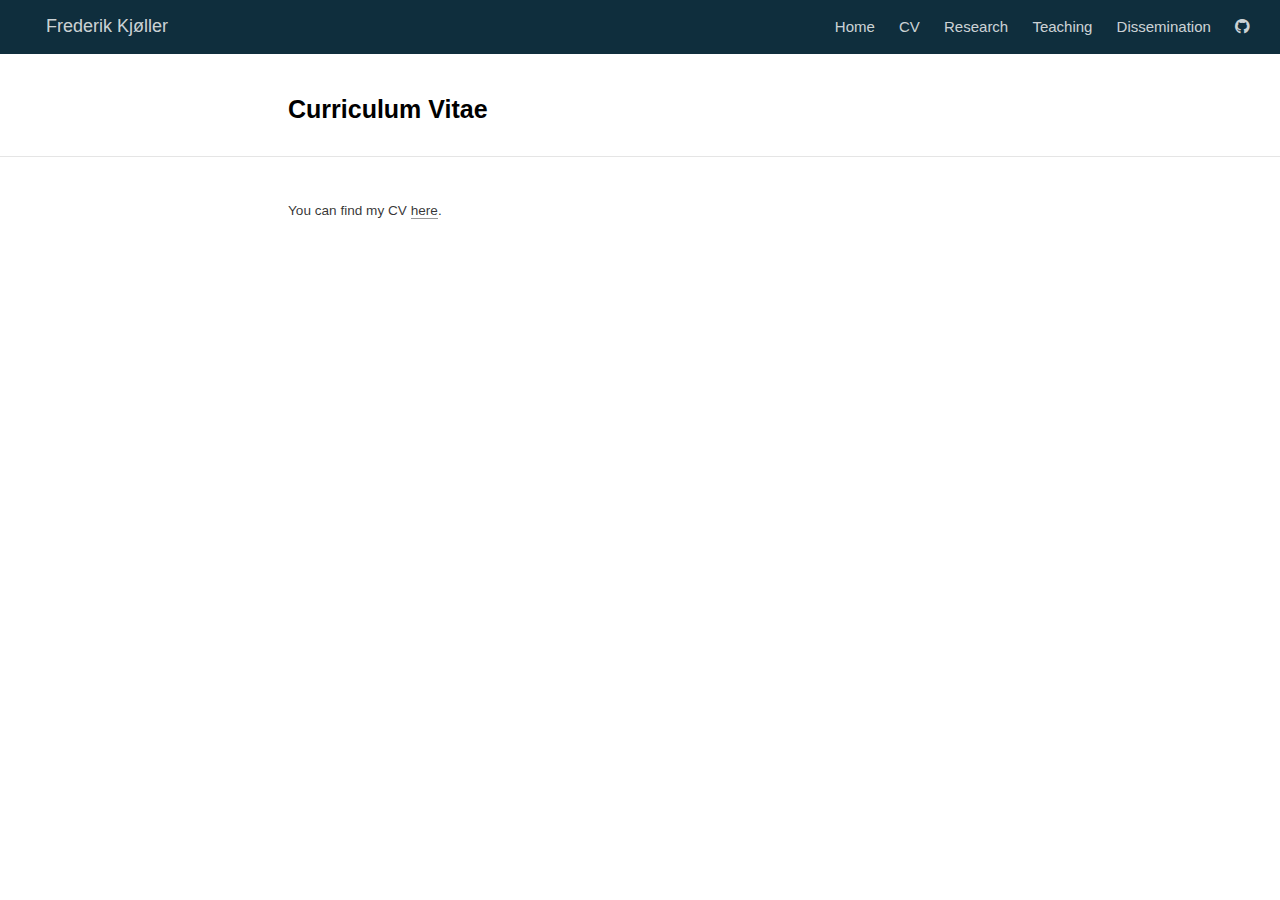
<file: docs/cv.html>
<!DOCTYPE html>

<html xmlns="http://www.w3.org/1999/xhtml" lang="" xml:lang="">

<head>
  <meta charset="utf-8"/>
  <meta name="viewport" content="width=device-width, initial-scale=1"/>
  <meta http-equiv="X-UA-Compatible" content="IE=Edge,chrome=1"/>
  <meta name="generator" content="distill" />

  <style type="text/css">
  /* Hide doc at startup (prevent jankiness while JS renders/transforms) */
  body {
    visibility: hidden;
  }
  </style>

 <!--radix_placeholder_import_source-->
 <!--/radix_placeholder_import_source-->

<style type="text/css">code{white-space: pre;}</style>
<style type="text/css" data-origin="pandoc">
pre > code.sourceCode { white-space: pre; position: relative; }
pre > code.sourceCode > span { display: inline-block; line-height: 1.25; }
pre > code.sourceCode > span:empty { height: 1.2em; }
.sourceCode { overflow: visible; }
code.sourceCode > span { color: inherit; text-decoration: inherit; }
div.sourceCode { margin: 1em 0; }
pre.sourceCode { margin: 0; }
@media screen {
div.sourceCode { overflow: auto; }
}
@media print {
pre > code.sourceCode { white-space: pre-wrap; }
pre > code.sourceCode > span { text-indent: -5em; padding-left: 5em; }
}
pre.numberSource code
  { counter-reset: source-line 0; }
pre.numberSource code > span
  { position: relative; left: -4em; counter-increment: source-line; }
pre.numberSource code > span > a:first-child::before
  { content: counter(source-line);
    position: relative; left: -1em; text-align: right; vertical-align: baseline;
    border: none; display: inline-block;
    -webkit-touch-callout: none; -webkit-user-select: none;
    -khtml-user-select: none; -moz-user-select: none;
    -ms-user-select: none; user-select: none;
    padding: 0 4px; width: 4em;
    color: #aaaaaa;
  }
pre.numberSource { margin-left: 3em; border-left: 1px solid #aaaaaa;  padding-left: 4px; }
div.sourceCode
  {   }
@media screen {
pre > code.sourceCode > span > a:first-child::before { text-decoration: underline; }
}
code span.al { color: #ad0000; } /* Alert */
code span.an { color: #5e5e5e; } /* Annotation */
code span.at { } /* Attribute */
code span.bn { color: #ad0000; } /* BaseN */
code span.bu { } /* BuiltIn */
code span.cf { color: #007ba5; } /* ControlFlow */
code span.ch { color: #20794d; } /* Char */
code span.cn { color: #8f5902; } /* Constant */
code span.co { color: #5e5e5e; } /* Comment */
code span.cv { color: #5e5e5e; font-style: italic; } /* CommentVar */
code span.do { color: #5e5e5e; font-style: italic; } /* Documentation */
code span.dt { color: #ad0000; } /* DataType */
code span.dv { color: #ad0000; } /* DecVal */
code span.er { color: #ad0000; } /* Error */
code span.ex { } /* Extension */
code span.fl { color: #ad0000; } /* Float */
code span.fu { color: #4758ab; } /* Function */
code span.im { } /* Import */
code span.in { color: #5e5e5e; } /* Information */
code span.kw { color: #007ba5; } /* Keyword */
code span.op { color: #5e5e5e; } /* Operator */
code span.ot { color: #007ba5; } /* Other */
code span.pp { color: #ad0000; } /* Preprocessor */
code span.sc { color: #5e5e5e; } /* SpecialChar */
code span.ss { color: #20794d; } /* SpecialString */
code span.st { color: #20794d; } /* String */
code span.va { color: #111111; } /* Variable */
code span.vs { color: #20794d; } /* VerbatimString */
code span.wa { color: #5e5e5e; font-style: italic; } /* Warning */
</style>


  <!--radix_placeholder_meta_tags-->
  <title>Frederik Kjøller: Curriculum Vitae</title>




  <!--  https://developers.facebook.com/docs/sharing/webmasters#markup -->
  <meta property="og:title" content="Frederik Kjøller: Curriculum Vitae"/>
  <meta property="og:type" content="article"/>
  <meta property="og:locale" content="en_US"/>
  <meta property="og:site_name" content="Frederik Kjøller"/>

  <!--  https://dev.twitter.com/cards/types/summary -->
  <meta property="twitter:card" content="summary"/>
  <meta property="twitter:title" content="Frederik Kjøller: Curriculum Vitae"/>

  <!--/radix_placeholder_meta_tags-->
  <!--radix_placeholder_rmarkdown_metadata-->

  <script type="text/json" id="radix-rmarkdown-metadata">
  {"type":"list","attributes":{"names":{"type":"character","attributes":{},"value":["title","output"]}},"value":[{"type":"character","attributes":{},"value":["Curriculum Vitae"]},{"type":"character","attributes":{},"value":["distill::distill_article"]}]}
  </script>
  <!--/radix_placeholder_rmarkdown_metadata-->
  <!--radix_placeholder_navigation_in_header-->
  <meta name="distill:offset" content=""/>

  <script type="application/javascript">

    window.headroom_prevent_pin = false;

    window.document.addEventListener("DOMContentLoaded", function (event) {

      // initialize headroom for banner
      var header = $('header').get(0);
      var headerHeight = header.offsetHeight;
      var headroom = new Headroom(header, {
        tolerance: 5,
        onPin : function() {
          if (window.headroom_prevent_pin) {
            window.headroom_prevent_pin = false;
            headroom.unpin();
          }
        }
      });
      headroom.init();
      if(window.location.hash)
        headroom.unpin();
      $(header).addClass('headroom--transition');

      // offset scroll location for banner on hash change
      // (see: https://github.com/WickyNilliams/headroom.js/issues/38)
      window.addEventListener("hashchange", function(event) {
        window.scrollTo(0, window.pageYOffset - (headerHeight + 25));
      });

      // responsive menu
      $('.distill-site-header').each(function(i, val) {
        var topnav = $(this);
        var toggle = topnav.find('.nav-toggle');
        toggle.on('click', function() {
          topnav.toggleClass('responsive');
        });
      });

      // nav dropdowns
      $('.nav-dropbtn').click(function(e) {
        $(this).next('.nav-dropdown-content').toggleClass('nav-dropdown-active');
        $(this).parent().siblings('.nav-dropdown')
           .children('.nav-dropdown-content').removeClass('nav-dropdown-active');
      });
      $("body").click(function(e){
        $('.nav-dropdown-content').removeClass('nav-dropdown-active');
      });
      $(".nav-dropdown").click(function(e){
        e.stopPropagation();
      });
    });
  </script>

  <style type="text/css">

  /* Theme (user-documented overrideables for nav appearance) */

  .distill-site-nav {
    color: rgba(255, 255, 255, 0.8);
    background-color: #0F2E3D;
    font-size: 15px;
    font-weight: 300;
  }

  .distill-site-nav a {
    color: inherit;
    text-decoration: none;
  }

  .distill-site-nav a:hover {
    color: white;
  }

  @media print {
    .distill-site-nav {
      display: none;
    }
  }

  .distill-site-header {

  }

  .distill-site-footer {

  }


  /* Site Header */

  .distill-site-header {
    width: 100%;
    box-sizing: border-box;
    z-index: 3;
  }

  .distill-site-header .nav-left {
    display: inline-block;
    margin-left: 8px;
  }

  @media screen and (max-width: 768px) {
    .distill-site-header .nav-left {
      margin-left: 0;
    }
  }


  .distill-site-header .nav-right {
    float: right;
    margin-right: 8px;
  }

  .distill-site-header a,
  .distill-site-header .title {
    display: inline-block;
    text-align: center;
    padding: 14px 10px 14px 10px;
  }

  .distill-site-header .title {
    font-size: 18px;
    min-width: 150px;
  }

  .distill-site-header .logo {
    padding: 0;
  }

  .distill-site-header .logo img {
    display: none;
    max-height: 20px;
    width: auto;
    margin-bottom: -4px;
  }

  .distill-site-header .nav-image img {
    max-height: 18px;
    width: auto;
    display: inline-block;
    margin-bottom: -3px;
  }



  @media screen and (min-width: 1000px) {
    .distill-site-header .logo img {
      display: inline-block;
    }
    .distill-site-header .nav-left {
      margin-left: 20px;
    }
    .distill-site-header .nav-right {
      margin-right: 20px;
    }
    .distill-site-header .title {
      padding-left: 12px;
    }
  }


  .distill-site-header .nav-toggle {
    display: none;
  }

  .nav-dropdown {
    display: inline-block;
    position: relative;
  }

  .nav-dropdown .nav-dropbtn {
    border: none;
    outline: none;
    color: rgba(255, 255, 255, 0.8);
    padding: 16px 10px;
    background-color: transparent;
    font-family: inherit;
    font-size: inherit;
    font-weight: inherit;
    margin: 0;
    margin-top: 1px;
    z-index: 2;
  }

  .nav-dropdown-content {
    display: none;
    position: absolute;
    background-color: white;
    min-width: 200px;
    border: 1px solid rgba(0,0,0,0.15);
    border-radius: 4px;
    box-shadow: 0px 8px 16px 0px rgba(0,0,0,0.1);
    z-index: 1;
    margin-top: 2px;
    white-space: nowrap;
    padding-top: 4px;
    padding-bottom: 4px;
  }

  .nav-dropdown-content hr {
    margin-top: 4px;
    margin-bottom: 4px;
    border: none;
    border-bottom: 1px solid rgba(0, 0, 0, 0.1);
  }

  .nav-dropdown-active {
    display: block;
  }

  .nav-dropdown-content a, .nav-dropdown-content .nav-dropdown-header {
    color: black;
    padding: 6px 24px;
    text-decoration: none;
    display: block;
    text-align: left;
  }

  .nav-dropdown-content .nav-dropdown-header {
    display: block;
    padding: 5px 24px;
    padding-bottom: 0;
    text-transform: uppercase;
    font-size: 14px;
    color: #999999;
    white-space: nowrap;
  }

  .nav-dropdown:hover .nav-dropbtn {
    color: white;
  }

  .nav-dropdown-content a:hover {
    background-color: #ddd;
    color: black;
  }

  .nav-right .nav-dropdown-content {
    margin-left: -45%;
    right: 0;
  }

  @media screen and (max-width: 768px) {
    .distill-site-header a, .distill-site-header .nav-dropdown  {display: none;}
    .distill-site-header a.nav-toggle {
      float: right;
      display: block;
    }
    .distill-site-header .title {
      margin-left: 0;
    }
    .distill-site-header .nav-right {
      margin-right: 0;
    }
    .distill-site-header {
      overflow: hidden;
    }
    .nav-right .nav-dropdown-content {
      margin-left: 0;
    }
  }


  @media screen and (max-width: 768px) {
    .distill-site-header.responsive {position: relative; min-height: 500px; }
    .distill-site-header.responsive a.nav-toggle {
      position: absolute;
      right: 0;
      top: 0;
    }
    .distill-site-header.responsive a,
    .distill-site-header.responsive .nav-dropdown {
      display: block;
      text-align: left;
    }
    .distill-site-header.responsive .nav-left,
    .distill-site-header.responsive .nav-right {
      width: 100%;
    }
    .distill-site-header.responsive .nav-dropdown {float: none;}
    .distill-site-header.responsive .nav-dropdown-content {position: relative;}
    .distill-site-header.responsive .nav-dropdown .nav-dropbtn {
      display: block;
      width: 100%;
      text-align: left;
    }
  }

  /* Site Footer */

  .distill-site-footer {
    width: 100%;
    overflow: hidden;
    box-sizing: border-box;
    z-index: 3;
    margin-top: 30px;
    padding-top: 30px;
    padding-bottom: 30px;
    text-align: center;
  }

  /* Headroom */

  d-title {
    padding-top: 6rem;
  }

  @media print {
    d-title {
      padding-top: 4rem;
    }
  }

  .headroom {
    z-index: 1000;
    position: fixed;
    top: 0;
    left: 0;
    right: 0;
  }

  .headroom--transition {
    transition: all .4s ease-in-out;
  }

  .headroom--unpinned {
    top: -100px;
  }

  .headroom--pinned {
    top: 0;
  }

  /* adjust viewport for navbar height */
  /* helps vertically center bootstrap (non-distill) content */
  .min-vh-100 {
    min-height: calc(100vh - 100px) !important;
  }

  </style>

  <script src="site_libs/jquery-3.6.0/jquery-3.6.0.min.js"></script>
  <link href="site_libs/font-awesome-5.1.0/css/all.css" rel="stylesheet"/>
  <link href="site_libs/font-awesome-5.1.0/css/v4-shims.css" rel="stylesheet"/>
  <script src="site_libs/headroom-0.9.4/headroom.min.js"></script>
  <script src="site_libs/autocomplete-0.37.1/autocomplete.min.js"></script>
  <script src="site_libs/fuse-6.4.1/fuse.min.js"></script>

  <script type="application/javascript">

  function getMeta(metaName) {
    var metas = document.getElementsByTagName('meta');
    for (let i = 0; i < metas.length; i++) {
      if (metas[i].getAttribute('name') === metaName) {
        return metas[i].getAttribute('content');
      }
    }
    return '';
  }

  function offsetURL(url) {
    var offset = getMeta('distill:offset');
    return offset ? offset + '/' + url : url;
  }

  function createFuseIndex() {

    // create fuse index
    var options = {
      keys: [
        { name: 'title', weight: 20 },
        { name: 'categories', weight: 15 },
        { name: 'description', weight: 10 },
        { name: 'contents', weight: 5 },
      ],
      ignoreLocation: true,
      threshold: 0
    };
    var fuse = new window.Fuse([], options);

    // fetch the main search.json
    return fetch(offsetURL('search.json'))
      .then(function(response) {
        if (response.status == 200) {
          return response.json().then(function(json) {
            // index main articles
            json.articles.forEach(function(article) {
              fuse.add(article);
            });
            // download collections and index their articles
            return Promise.all(json.collections.map(function(collection) {
              return fetch(offsetURL(collection)).then(function(response) {
                if (response.status === 200) {
                  return response.json().then(function(articles) {
                    articles.forEach(function(article) {
                      fuse.add(article);
                    });
                  })
                } else {
                  return Promise.reject(
                    new Error('Unexpected status from search index request: ' +
                              response.status)
                  );
                }
              });
            })).then(function() {
              return fuse;
            });
          });

        } else {
          return Promise.reject(
            new Error('Unexpected status from search index request: ' +
                        response.status)
          );
        }
      });
  }

  window.document.addEventListener("DOMContentLoaded", function (event) {

    // get search element (bail if we don't have one)
    var searchEl = window.document.getElementById('distill-search');
    if (!searchEl)
      return;

    createFuseIndex()
      .then(function(fuse) {

        // make search box visible
        searchEl.classList.remove('hidden');

        // initialize autocomplete
        var options = {
          autoselect: true,
          hint: false,
          minLength: 2,
        };
        window.autocomplete(searchEl, options, [{
          source: function(query, callback) {
            const searchOptions = {
              isCaseSensitive: false,
              shouldSort: true,
              minMatchCharLength: 2,
              limit: 10,
            };
            var results = fuse.search(query, searchOptions);
            callback(results
              .map(function(result) { return result.item; })
            );
          },
          templates: {
            suggestion: function(suggestion) {
              var img = suggestion.preview && Object.keys(suggestion.preview).length > 0
                ? `<img src="${offsetURL(suggestion.preview)}"</img>`
                : '';
              var html = `
                <div class="search-item">
                  <h3>${suggestion.title}</h3>
                  <div class="search-item-description">
                    ${suggestion.description || ''}
                  </div>
                  <div class="search-item-preview">
                    ${img}
                  </div>
                </div>
              `;
              return html;
            }
          }
        }]).on('autocomplete:selected', function(event, suggestion) {
          window.location.href = offsetURL(suggestion.path);
        });
        // remove inline display style on autocompleter (we want to
        // manage responsive display via css)
        $('.algolia-autocomplete').css("display", "");
      })
      .catch(function(error) {
        console.log(error);
      });

  });

  </script>

  <style type="text/css">

  .nav-search {
    font-size: x-small;
  }

  /* Algolioa Autocomplete */

  .algolia-autocomplete {
    display: inline-block;
    margin-left: 10px;
    vertical-align: sub;
    background-color: white;
    color: black;
    padding: 6px;
    padding-top: 8px;
    padding-bottom: 0;
    border-radius: 6px;
    border: 1px #0F2E3D solid;
    width: 180px;
  }


  @media screen and (max-width: 768px) {
    .distill-site-nav .algolia-autocomplete {
      display: none;
      visibility: hidden;
    }
    .distill-site-nav.responsive .algolia-autocomplete {
      display: inline-block;
      visibility: visible;
    }
    .distill-site-nav.responsive .algolia-autocomplete .aa-dropdown-menu {
      margin-left: 0;
      width: 400px;
      max-height: 400px;
    }
  }

  .algolia-autocomplete .aa-input, .algolia-autocomplete .aa-hint {
    width: 90%;
    outline: none;
    border: none;
  }

  .algolia-autocomplete .aa-hint {
    color: #999;
  }
  .algolia-autocomplete .aa-dropdown-menu {
    width: 550px;
    max-height: 70vh;
    overflow-x: visible;
    overflow-y: scroll;
    padding: 5px;
    margin-top: 3px;
    margin-left: -150px;
    background-color: #fff;
    border-radius: 5px;
    border: 1px solid #999;
    border-top: none;
  }

  .algolia-autocomplete .aa-dropdown-menu .aa-suggestion {
    cursor: pointer;
    padding: 5px 4px;
    border-bottom: 1px solid #eee;
  }

  .algolia-autocomplete .aa-dropdown-menu .aa-suggestion:last-of-type {
    border-bottom: none;
    margin-bottom: 2px;
  }

  .algolia-autocomplete .aa-dropdown-menu .aa-suggestion .search-item {
    overflow: hidden;
    font-size: 0.8em;
    line-height: 1.4em;
  }

  .algolia-autocomplete .aa-dropdown-menu .aa-suggestion .search-item h3 {
    font-size: 1rem;
    margin-block-start: 0;
    margin-block-end: 5px;
  }

  .algolia-autocomplete .aa-dropdown-menu .aa-suggestion .search-item-description {
    display: inline-block;
    overflow: hidden;
    height: 2.8em;
    width: 80%;
    margin-right: 4%;
  }

  .algolia-autocomplete .aa-dropdown-menu .aa-suggestion .search-item-preview {
    display: inline-block;
    width: 15%;
  }

  .algolia-autocomplete .aa-dropdown-menu .aa-suggestion .search-item-preview img {
    height: 3em;
    width: auto;
    display: none;
  }

  .algolia-autocomplete .aa-dropdown-menu .aa-suggestion .search-item-preview img[src] {
    display: initial;
  }

  .algolia-autocomplete .aa-dropdown-menu .aa-suggestion.aa-cursor {
    background-color: #eee;
  }
  .algolia-autocomplete .aa-dropdown-menu .aa-suggestion em {
    font-weight: bold;
    font-style: normal;
  }

  </style>


  <!--/radix_placeholder_navigation_in_header-->
  <!--radix_placeholder_distill-->

  <style type="text/css">

  body {
    background-color: white;
  }

  .pandoc-table {
    width: 100%;
  }

  .pandoc-table>caption {
    margin-bottom: 10px;
  }

  .pandoc-table th:not([align]) {
    text-align: left;
  }

  .pagedtable-footer {
    font-size: 15px;
  }

  d-byline .byline {
    grid-template-columns: 2fr 2fr;
  }

  d-byline .byline h3 {
    margin-block-start: 1.5em;
  }

  d-byline .byline .authors-affiliations h3 {
    margin-block-start: 0.5em;
  }

  .authors-affiliations .orcid-id {
    width: 16px;
    height:16px;
    margin-left: 4px;
    margin-right: 4px;
    vertical-align: middle;
    padding-bottom: 2px;
  }

  d-title .dt-tags {
    margin-top: 1em;
    grid-column: text;
  }

  .dt-tags .dt-tag {
    text-decoration: none;
    display: inline-block;
    color: rgba(0,0,0,0.6);
    padding: 0em 0.4em;
    margin-right: 0.5em;
    margin-bottom: 0.4em;
    font-size: 70%;
    border: 1px solid rgba(0,0,0,0.2);
    border-radius: 3px;
    text-transform: uppercase;
    font-weight: 500;
  }

  d-article table.gt_table td,
  d-article table.gt_table th {
    border-bottom: none;
  }

  .html-widget {
    margin-bottom: 2.0em;
  }

  .l-screen-inset {
    padding-right: 16px;
  }

  .l-screen .caption {
    margin-left: 10px;
  }

  .shaded {
    background: rgb(247, 247, 247);
    padding-top: 20px;
    padding-bottom: 20px;
    border-top: 1px solid rgba(0, 0, 0, 0.1);
    border-bottom: 1px solid rgba(0, 0, 0, 0.1);
  }

  .shaded .html-widget {
    margin-bottom: 0;
    border: 1px solid rgba(0, 0, 0, 0.1);
  }

  .shaded .shaded-content {
    background: white;
  }

  .text-output {
    margin-top: 0;
    line-height: 1.5em;
  }

  .hidden {
    display: none !important;
  }

  d-article {
    padding-top: 2.5rem;
    padding-bottom: 30px;
  }

  d-appendix {
    padding-top: 30px;
  }

  d-article>p>img {
    width: 100%;
  }

  d-article h2 {
    margin: 1rem 0 1.5rem 0;
  }

  d-article h3 {
    margin-top: 1.5rem;
  }

  d-article iframe {
    border: 1px solid rgba(0, 0, 0, 0.1);
    margin-bottom: 2.0em;
    width: 100%;
  }

  /* Tweak code blocks */

  d-article div.sourceCode code,
  d-article pre code {
    font-family: Consolas, Monaco, 'Andale Mono', 'Ubuntu Mono', monospace;
  }

  d-article pre,
  d-article div.sourceCode,
  d-article div.sourceCode pre {
    overflow: auto;
  }

  d-article div.sourceCode {
    background-color: white;
  }

  d-article div.sourceCode pre {
    padding-left: 10px;
    font-size: 12px;
    border-left: 2px solid rgba(0,0,0,0.1);
  }

  d-article pre {
    font-size: 12px;
    color: black;
    background: none;
    margin-top: 0;
    text-align: left;
    white-space: pre;
    word-spacing: normal;
    word-break: normal;
    word-wrap: normal;
    line-height: 1.5;

    -moz-tab-size: 4;
    -o-tab-size: 4;
    tab-size: 4;

    -webkit-hyphens: none;
    -moz-hyphens: none;
    -ms-hyphens: none;
    hyphens: none;
  }

  d-article pre a {
    border-bottom: none;
  }

  d-article pre a:hover {
    border-bottom: none;
    text-decoration: underline;
  }

  d-article details {
    grid-column: text;
    margin-bottom: 0.8em;
  }

  @media(min-width: 768px) {

  d-article pre,
  d-article div.sourceCode,
  d-article div.sourceCode pre {
    overflow: visible !important;
  }

  d-article div.sourceCode pre {
    padding-left: 18px;
    font-size: 14px;
  }

  d-article pre {
    font-size: 14px;
  }

  }

  figure img.external {
    background: white;
    border: 1px solid rgba(0, 0, 0, 0.1);
    box-shadow: 0 1px 8px rgba(0, 0, 0, 0.1);
    padding: 18px;
    box-sizing: border-box;
  }

  /* CSS for d-contents */

  .d-contents {
    grid-column: text;
    color: rgba(0,0,0,0.8);
    font-size: 0.9em;
    padding-bottom: 1em;
    margin-bottom: 1em;
    padding-bottom: 0.5em;
    margin-bottom: 1em;
    padding-left: 0.25em;
    justify-self: start;
  }

  @media(min-width: 1000px) {
    .d-contents.d-contents-float {
      height: 0;
      grid-column-start: 1;
      grid-column-end: 4;
      justify-self: center;
      padding-right: 3em;
      padding-left: 2em;
    }
  }

  .d-contents nav h3 {
    font-size: 18px;
    margin-top: 0;
    margin-bottom: 1em;
  }

  .d-contents li {
    list-style-type: none
  }

  .d-contents nav > ul {
    padding-left: 0;
  }

  .d-contents ul {
    padding-left: 1em
  }

  .d-contents nav ul li {
    margin-top: 0.6em;
    margin-bottom: 0.2em;
  }

  .d-contents nav a {
    font-size: 13px;
    border-bottom: none;
    text-decoration: none
    color: rgba(0, 0, 0, 0.8);
  }

  .d-contents nav a:hover {
    text-decoration: underline solid rgba(0, 0, 0, 0.6)
  }

  .d-contents nav > ul > li > a {
    font-weight: 600;
  }

  .d-contents nav > ul > li > ul {
    font-weight: inherit;
  }

  .d-contents nav > ul > li > ul > li {
    margin-top: 0.2em;
  }


  .d-contents nav ul {
    margin-top: 0;
    margin-bottom: 0.25em;
  }

  .d-article-with-toc h2:nth-child(2) {
    margin-top: 0;
  }


  /* Figure */

  .figure {
    position: relative;
    margin-bottom: 2.5em;
    margin-top: 1.5em;
  }

  .figure img {
    width: 100%;
  }

  .figure .caption {
    color: rgba(0, 0, 0, 0.6);
    font-size: 12px;
    line-height: 1.5em;
  }

  .figure img.external {
    background: white;
    border: 1px solid rgba(0, 0, 0, 0.1);
    box-shadow: 0 1px 8px rgba(0, 0, 0, 0.1);
    padding: 18px;
    box-sizing: border-box;
  }

  .figure .caption a {
    color: rgba(0, 0, 0, 0.6);
  }

  .figure .caption b,
  .figure .caption strong, {
    font-weight: 600;
    color: rgba(0, 0, 0, 1.0);
  }

  /* Citations */

  d-article .citation {
    color: inherit;
    cursor: inherit;
  }

  div.hanging-indent{
    margin-left: 1em; text-indent: -1em;
  }

  /* Citation hover box */

  .tippy-box[data-theme~=light-border] {
    background-color: rgba(250, 250, 250, 0.95);
  }

  .tippy-content > p {
    margin-bottom: 0;
    padding: 2px;
  }


  /* Tweak 1000px media break to show more text */

  @media(min-width: 1000px) {
    .base-grid,
    distill-header,
    d-title,
    d-abstract,
    d-article,
    d-appendix,
    distill-appendix,
    d-byline,
    d-footnote-list,
    d-citation-list,
    distill-footer {
      grid-template-columns: [screen-start] 1fr [page-start kicker-start] 80px [middle-start] 50px [text-start kicker-end] 65px 65px 65px 65px 65px 65px 65px 65px [text-end gutter-start] 65px [middle-end] 65px [page-end gutter-end] 1fr [screen-end];
      grid-column-gap: 16px;
    }

    .grid {
      grid-column-gap: 16px;
    }

    d-article {
      font-size: 1.06rem;
      line-height: 1.7em;
    }
    figure .caption, .figure .caption, figure figcaption {
      font-size: 13px;
    }
  }

  @media(min-width: 1180px) {
    .base-grid,
    distill-header,
    d-title,
    d-abstract,
    d-article,
    d-appendix,
    distill-appendix,
    d-byline,
    d-footnote-list,
    d-citation-list,
    distill-footer {
      grid-template-columns: [screen-start] 1fr [page-start kicker-start] 60px [middle-start] 60px [text-start kicker-end] 60px 60px 60px 60px 60px 60px 60px 60px [text-end gutter-start] 60px [middle-end] 60px [page-end gutter-end] 1fr [screen-end];
      grid-column-gap: 32px;
    }

    .grid {
      grid-column-gap: 32px;
    }
  }


  /* Get the citation styles for the appendix (not auto-injected on render since
     we do our own rendering of the citation appendix) */

  d-appendix .citation-appendix,
  .d-appendix .citation-appendix {
    font-size: 11px;
    line-height: 15px;
    border-left: 1px solid rgba(0, 0, 0, 0.1);
    padding-left: 18px;
    border: 1px solid rgba(0,0,0,0.1);
    background: rgba(0, 0, 0, 0.02);
    padding: 10px 18px;
    border-radius: 3px;
    color: rgba(150, 150, 150, 1);
    overflow: hidden;
    margin-top: -12px;
    white-space: pre-wrap;
    word-wrap: break-word;
  }

  /* Include appendix styles here so they can be overridden */

  d-appendix {
    contain: layout style;
    font-size: 0.8em;
    line-height: 1.7em;
    margin-top: 60px;
    margin-bottom: 0;
    border-top: 1px solid rgba(0, 0, 0, 0.1);
    color: rgba(0,0,0,0.5);
    padding-top: 60px;
    padding-bottom: 48px;
  }

  d-appendix h3 {
    grid-column: page-start / text-start;
    font-size: 15px;
    font-weight: 500;
    margin-top: 1em;
    margin-bottom: 0;
    color: rgba(0,0,0,0.65);
  }

  d-appendix h3 + * {
    margin-top: 1em;
  }

  d-appendix ol {
    padding: 0 0 0 15px;
  }

  @media (min-width: 768px) {
    d-appendix ol {
      padding: 0 0 0 30px;
      margin-left: -30px;
    }
  }

  d-appendix li {
    margin-bottom: 1em;
  }

  d-appendix a {
    color: rgba(0, 0, 0, 0.6);
  }

  d-appendix > * {
    grid-column: text;
  }

  d-appendix > d-footnote-list,
  d-appendix > d-citation-list,
  d-appendix > distill-appendix {
    grid-column: screen;
  }

  /* Include footnote styles here so they can be overridden */

  d-footnote-list {
    contain: layout style;
  }

  d-footnote-list > * {
    grid-column: text;
  }

  d-footnote-list a.footnote-backlink {
    color: rgba(0,0,0,0.3);
    padding-left: 0.5em;
  }



  /* Anchor.js */

  .anchorjs-link {
    /*transition: all .25s linear; */
    text-decoration: none;
    border-bottom: none;
  }
  *:hover > .anchorjs-link {
    margin-left: -1.125em !important;
    text-decoration: none;
    border-bottom: none;
  }

  /* Social footer */

  .social_footer {
    margin-top: 30px;
    margin-bottom: 0;
    color: rgba(0,0,0,0.67);
  }

  .disqus-comments {
    margin-right: 30px;
  }

  .disqus-comment-count {
    border-bottom: 1px solid rgba(0, 0, 0, 0.4);
    cursor: pointer;
  }

  #disqus_thread {
    margin-top: 30px;
  }

  .article-sharing a {
    border-bottom: none;
    margin-right: 8px;
  }

  .article-sharing a:hover {
    border-bottom: none;
  }

  .sidebar-section.subscribe {
    font-size: 12px;
    line-height: 1.6em;
  }

  .subscribe p {
    margin-bottom: 0.5em;
  }


  .article-footer .subscribe {
    font-size: 15px;
    margin-top: 45px;
  }


  .sidebar-section.custom {
    font-size: 12px;
    line-height: 1.6em;
  }

  .custom p {
    margin-bottom: 0.5em;
  }

  /* Styles for listing layout (hide title) */
  .layout-listing d-title, .layout-listing .d-title {
    display: none;
  }

  /* Styles for posts lists (not auto-injected) */


  .posts-with-sidebar {
    padding-left: 45px;
    padding-right: 45px;
  }

  .posts-list .description h2,
  .posts-list .description p {
    font-family: -apple-system, BlinkMacSystemFont, "Segoe UI", Roboto, Oxygen, Ubuntu, Cantarell, "Fira Sans", "Droid Sans", "Helvetica Neue", Arial, sans-serif;
  }

  .posts-list .description h2 {
    font-weight: 700;
    border-bottom: none;
    padding-bottom: 0;
  }

  .posts-list h2.post-tag {
    border-bottom: 1px solid rgba(0, 0, 0, 0.2);
    padding-bottom: 12px;
  }
  .posts-list {
    margin-top: 60px;
    margin-bottom: 24px;
  }

  .posts-list .post-preview {
    text-decoration: none;
    overflow: hidden;
    display: block;
    border-bottom: 1px solid rgba(0, 0, 0, 0.1);
    padding: 24px 0;
  }

  .post-preview-last {
    border-bottom: none !important;
  }

  .posts-list .posts-list-caption {
    grid-column: screen;
    font-weight: 400;
  }

  .posts-list .post-preview h2 {
    margin: 0 0 6px 0;
    line-height: 1.2em;
    font-style: normal;
    font-size: 24px;
  }

  .posts-list .post-preview p {
    margin: 0 0 12px 0;
    line-height: 1.4em;
    font-size: 16px;
  }

  .posts-list .post-preview .thumbnail {
    box-sizing: border-box;
    margin-bottom: 24px;
    position: relative;
    max-width: 500px;
  }
  .posts-list .post-preview img {
    width: 100%;
    display: block;
  }

  .posts-list .metadata {
    font-size: 12px;
    line-height: 1.4em;
    margin-bottom: 18px;
  }

  .posts-list .metadata > * {
    display: inline-block;
  }

  .posts-list .metadata .publishedDate {
    margin-right: 2em;
  }

  .posts-list .metadata .dt-authors {
    display: block;
    margin-top: 0.3em;
    margin-right: 2em;
  }

  .posts-list .dt-tags {
    display: block;
    line-height: 1em;
  }

  .posts-list .dt-tags .dt-tag {
    display: inline-block;
    color: rgba(0,0,0,0.6);
    padding: 0.3em 0.4em;
    margin-right: 0.2em;
    margin-bottom: 0.4em;
    font-size: 60%;
    border: 1px solid rgba(0,0,0,0.2);
    border-radius: 3px;
    text-transform: uppercase;
    font-weight: 500;
  }

  .posts-list img {
    opacity: 1;
  }

  .posts-list img[data-src] {
    opacity: 0;
  }

  .posts-more {
    clear: both;
  }


  .posts-sidebar {
    font-size: 16px;
  }

  .posts-sidebar h3 {
    font-size: 16px;
    margin-top: 0;
    margin-bottom: 0.5em;
    font-weight: 400;
    text-transform: uppercase;
  }

  .sidebar-section {
    margin-bottom: 30px;
  }

  .categories ul {
    list-style-type: none;
    margin: 0;
    padding: 0;
  }

  .categories li {
    color: rgba(0, 0, 0, 0.8);
    margin-bottom: 0;
  }

  .categories li>a {
    border-bottom: none;
  }

  .categories li>a:hover {
    border-bottom: 1px solid rgba(0, 0, 0, 0.4);
  }

  .categories .active {
    font-weight: 600;
  }

  .categories .category-count {
    color: rgba(0, 0, 0, 0.4);
  }


  @media(min-width: 768px) {
    .posts-list .post-preview h2 {
      font-size: 26px;
    }
    .posts-list .post-preview .thumbnail {
      float: right;
      width: 30%;
      margin-bottom: 0;
    }
    .posts-list .post-preview .description {
      float: left;
      width: 45%;
    }
    .posts-list .post-preview .metadata {
      float: left;
      width: 20%;
      margin-top: 8px;
    }
    .posts-list .post-preview p {
      margin: 0 0 12px 0;
      line-height: 1.5em;
      font-size: 16px;
    }
    .posts-with-sidebar .posts-list {
      float: left;
      width: 75%;
    }
    .posts-with-sidebar .posts-sidebar {
      float: right;
      width: 20%;
      margin-top: 60px;
      padding-top: 24px;
      padding-bottom: 24px;
    }
  }


  /* Improve display for browsers without grid (IE/Edge <= 15) */

  .downlevel {
    line-height: 1.6em;
    font-family: -apple-system, BlinkMacSystemFont, "Segoe UI", Roboto, Oxygen, Ubuntu, Cantarell, "Fira Sans", "Droid Sans", "Helvetica Neue", Arial, sans-serif;
    margin: 0;
  }

  .downlevel .d-title {
    padding-top: 6rem;
    padding-bottom: 1.5rem;
  }

  .downlevel .d-title h1 {
    font-size: 50px;
    font-weight: 700;
    line-height: 1.1em;
    margin: 0 0 0.5rem;
  }

  .downlevel .d-title p {
    font-weight: 300;
    font-size: 1.2rem;
    line-height: 1.55em;
    margin-top: 0;
  }

  .downlevel .d-byline {
    padding-top: 0.8em;
    padding-bottom: 0.8em;
    font-size: 0.8rem;
    line-height: 1.8em;
  }

  .downlevel .section-separator {
    border: none;
    border-top: 1px solid rgba(0, 0, 0, 0.1);
  }

  .downlevel .d-article {
    font-size: 1.06rem;
    line-height: 1.7em;
    padding-top: 1rem;
    padding-bottom: 2rem;
  }


  .downlevel .d-appendix {
    padding-left: 0;
    padding-right: 0;
    max-width: none;
    font-size: 0.8em;
    line-height: 1.7em;
    margin-bottom: 0;
    color: rgba(0,0,0,0.5);
    padding-top: 40px;
    padding-bottom: 48px;
  }

  .downlevel .footnotes ol {
    padding-left: 13px;
  }

  .downlevel .base-grid,
  .downlevel .distill-header,
  .downlevel .d-title,
  .downlevel .d-abstract,
  .downlevel .d-article,
  .downlevel .d-appendix,
  .downlevel .distill-appendix,
  .downlevel .d-byline,
  .downlevel .d-footnote-list,
  .downlevel .d-citation-list,
  .downlevel .distill-footer,
  .downlevel .appendix-bottom,
  .downlevel .posts-container {
    padding-left: 40px;
    padding-right: 40px;
  }

  @media(min-width: 768px) {
    .downlevel .base-grid,
    .downlevel .distill-header,
    .downlevel .d-title,
    .downlevel .d-abstract,
    .downlevel .d-article,
    .downlevel .d-appendix,
    .downlevel .distill-appendix,
    .downlevel .d-byline,
    .downlevel .d-footnote-list,
    .downlevel .d-citation-list,
    .downlevel .distill-footer,
    .downlevel .appendix-bottom,
    .downlevel .posts-container {
    padding-left: 150px;
    padding-right: 150px;
    max-width: 900px;
  }
  }

  .downlevel pre code {
    display: block;
    border-left: 2px solid rgba(0, 0, 0, .1);
    padding: 0 0 0 20px;
    font-size: 14px;
  }

  .downlevel code, .downlevel pre {
    color: black;
    background: none;
    font-family: Consolas, Monaco, 'Andale Mono', 'Ubuntu Mono', monospace;
    text-align: left;
    white-space: pre;
    word-spacing: normal;
    word-break: normal;
    word-wrap: normal;
    line-height: 1.5;

    -moz-tab-size: 4;
    -o-tab-size: 4;
    tab-size: 4;

    -webkit-hyphens: none;
    -moz-hyphens: none;
    -ms-hyphens: none;
    hyphens: none;
  }

  .downlevel .posts-list .post-preview {
    color: inherit;
  }



  </style>

  <script type="application/javascript">

  function is_downlevel_browser() {
    if (bowser.isUnsupportedBrowser({ msie: "12", msedge: "16"},
                                   window.navigator.userAgent)) {
      return true;
    } else {
      return window.load_distill_framework === undefined;
    }
  }

  // show body when load is complete
  function on_load_complete() {

    // add anchors
    if (window.anchors) {
      window.anchors.options.placement = 'left';
      window.anchors.add('d-article > h2, d-article > h3, d-article > h4, d-article > h5');
    }


    // set body to visible
    document.body.style.visibility = 'visible';

    // force redraw for leaflet widgets
    if (window.HTMLWidgets) {
      var maps = window.HTMLWidgets.findAll(".leaflet");
      $.each(maps, function(i, el) {
        var map = this.getMap();
        map.invalidateSize();
        map.eachLayer(function(layer) {
          if (layer instanceof L.TileLayer)
            layer.redraw();
        });
      });
    }

    // trigger 'shown' so htmlwidgets resize
    $('d-article').trigger('shown');
  }

  function init_distill() {

    init_common();

    // create front matter
    var front_matter = $('<d-front-matter></d-front-matter>');
    $('#distill-front-matter').wrap(front_matter);

    // create d-title
    $('.d-title').changeElementType('d-title');

    // create d-byline
    var byline = $('<d-byline></d-byline>');
    $('.d-byline').replaceWith(byline);

    // create d-article
    var article = $('<d-article></d-article>');
    $('.d-article').wrap(article).children().unwrap();

    // move posts container into article
    $('.posts-container').appendTo($('d-article'));

    // create d-appendix
    $('.d-appendix').changeElementType('d-appendix');

    // flag indicating that we have appendix items
    var appendix = $('.appendix-bottom').children('h3').length > 0;

    // replace footnotes with <d-footnote>
    $('.footnote-ref').each(function(i, val) {
      appendix = true;
      var href = $(this).attr('href');
      var id = href.replace('#', '');
      var fn = $('#' + id);
      var fn_p = $('#' + id + '>p');
      fn_p.find('.footnote-back').remove();
      var text = fn_p.html();
      var dtfn = $('<d-footnote></d-footnote>');
      dtfn.html(text);
      $(this).replaceWith(dtfn);
    });
    // remove footnotes
    $('.footnotes').remove();

    // move refs into #references-listing
    $('#references-listing').replaceWith($('#refs'));

    $('h1.appendix, h2.appendix').each(function(i, val) {
      $(this).changeElementType('h3');
    });
    $('h3.appendix').each(function(i, val) {
      var id = $(this).attr('id');
      $('.d-contents a[href="#' + id + '"]').parent().remove();
      appendix = true;
      $(this).nextUntil($('h1, h2, h3')).addBack().appendTo($('d-appendix'));
    });

    // show d-appendix if we have appendix content
    $("d-appendix").css('display', appendix ? 'grid' : 'none');

    // localize layout chunks to just output
    $('.layout-chunk').each(function(i, val) {

      // capture layout
      var layout = $(this).attr('data-layout');

      // apply layout to markdown level block elements
      var elements = $(this).children().not('details, div.sourceCode, pre, script');
      elements.each(function(i, el) {
        var layout_div = $('<div class="' + layout + '"></div>');
        if (layout_div.hasClass('shaded')) {
          var shaded_content = $('<div class="shaded-content"></div>');
          $(this).wrap(shaded_content);
          $(this).parent().wrap(layout_div);
        } else {
          $(this).wrap(layout_div);
        }
      });


      // unwrap the layout-chunk div
      $(this).children().unwrap();
    });

    // remove code block used to force  highlighting css
    $('.distill-force-highlighting-css').parent().remove();

    // remove empty line numbers inserted by pandoc when using a
    // custom syntax highlighting theme
    $('code.sourceCode a:empty').remove();

    // load distill framework
    load_distill_framework();

    // wait for window.distillRunlevel == 4 to do post processing
    function distill_post_process() {

      if (!window.distillRunlevel || window.distillRunlevel < 4)
        return;

      // hide author/affiliations entirely if we have no authors
      var front_matter = JSON.parse($("#distill-front-matter").html());
      var have_authors = front_matter.authors && front_matter.authors.length > 0;
      if (!have_authors)
        $('d-byline').addClass('hidden');

      // article with toc class
      $('.d-contents').parent().addClass('d-article-with-toc');

      // strip links that point to #
      $('.authors-affiliations').find('a[href="#"]').removeAttr('href');

      // add orcid ids
      $('.authors-affiliations').find('.author').each(function(i, el) {
        var orcid_id = front_matter.authors[i].orcidID;
        if (orcid_id) {
          var a = $('<a></a>');
          a.attr('href', 'https://orcid.org/' + orcid_id);
          var img = $('<img></img>');
          img.addClass('orcid-id');
          img.attr('alt', 'ORCID ID');
          img.attr('src','[data-uri]');
          a.append(img);
          $(this).append(a);
        }
      });

      // hide elements of author/affiliations grid that have no value
      function hide_byline_column(caption) {
        $('d-byline').find('h3:contains("' + caption + '")').parent().css('visibility', 'hidden');
      }

      // affiliations
      var have_affiliations = false;
      for (var i = 0; i<front_matter.authors.length; ++i) {
        var author = front_matter.authors[i];
        if (author.affiliation !== "&nbsp;") {
          have_affiliations = true;
          break;
        }
      }
      if (!have_affiliations)
        $('d-byline').find('h3:contains("Affiliations")').css('visibility', 'hidden');

      // published date
      if (!front_matter.publishedDate)
        hide_byline_column("Published");

      // document object identifier
      var doi = $('d-byline').find('h3:contains("DOI")');
      var doi_p = doi.next().empty();
      if (!front_matter.doi) {
        // if we have a citation and valid citationText then link to that
        if ($('#citation').length > 0 && front_matter.citationText) {
          doi.html('Citation');
          $('<a href="#citation"></a>')
            .text(front_matter.citationText)
            .appendTo(doi_p);
        } else {
          hide_byline_column("DOI");
        }
      } else {
        $('<a></a>')
           .attr('href', "https://doi.org/" + front_matter.doi)
           .html(front_matter.doi)
           .appendTo(doi_p);
      }

       // change plural form of authors/affiliations
      if (front_matter.authors.length === 1) {
        var grid = $('.authors-affiliations');
        grid.children('h3:contains("Authors")').text('Author');
        grid.children('h3:contains("Affiliations")').text('Affiliation');
      }

      // remove d-appendix and d-footnote-list local styles
      $('d-appendix > style:first-child').remove();
      $('d-footnote-list > style:first-child').remove();

      // move appendix-bottom entries to the bottom
      $('.appendix-bottom').appendTo('d-appendix').children().unwrap();
      $('.appendix-bottom').remove();

      // hoverable references
      $('span.citation[data-cites]').each(function() {
        var refs = $(this).attr('data-cites').split(" ");
        var refHtml = refs.map(function(ref) {
          return "<p>" + $('#ref-' + ref).html() + "</p>";
        }).join("\n");
        window.tippy(this, {
          allowHTML: true,
          content: refHtml,
          maxWidth: 500,
          interactive: true,
          interactiveBorder: 10,
          theme: 'light-border',
          placement: 'bottom-start'
        });
      });

      // clear polling timer
      clearInterval(tid);

      // show body now that everything is ready
      on_load_complete();
    }

    var tid = setInterval(distill_post_process, 50);
    distill_post_process();

  }

  function init_downlevel() {

    init_common();

     // insert hr after d-title
    $('.d-title').after($('<hr class="section-separator"/>'));

    // check if we have authors
    var front_matter = JSON.parse($("#distill-front-matter").html());
    var have_authors = front_matter.authors && front_matter.authors.length > 0;

    // manage byline/border
    if (!have_authors)
      $('.d-byline').remove();
    $('.d-byline').after($('<hr class="section-separator"/>'));
    $('.d-byline a').remove();

    // remove toc
    $('.d-contents').remove();

    // move appendix elements
    $('h1.appendix, h2.appendix').each(function(i, val) {
      $(this).changeElementType('h3');
    });
    $('h3.appendix').each(function(i, val) {
      $(this).nextUntil($('h1, h2, h3')).addBack().appendTo($('.d-appendix'));
    });


    // inject headers into references and footnotes
    var refs_header = $('<h3></h3>');
    refs_header.text('References');
    $('#refs').prepend(refs_header);

    var footnotes_header = $('<h3></h3');
    footnotes_header.text('Footnotes');
    $('.footnotes').children('hr').first().replaceWith(footnotes_header);

    // move appendix-bottom entries to the bottom
    $('.appendix-bottom').appendTo('.d-appendix').children().unwrap();
    $('.appendix-bottom').remove();

    // remove appendix if it's empty
    if ($('.d-appendix').children().length === 0)
      $('.d-appendix').remove();

    // prepend separator above appendix
    $('.d-appendix').before($('<hr class="section-separator" style="clear: both"/>'));

    // trim code
    $('pre>code').each(function(i, val) {
      $(this).html($.trim($(this).html()));
    });

    // move posts-container right before article
    $('.posts-container').insertBefore($('.d-article'));

    $('body').addClass('downlevel');

    on_load_complete();
  }


  function init_common() {

    // jquery plugin to change element types
    (function($) {
      $.fn.changeElementType = function(newType) {
        var attrs = {};

        $.each(this[0].attributes, function(idx, attr) {
          attrs[attr.nodeName] = attr.nodeValue;
        });

        this.replaceWith(function() {
          return $("<" + newType + "/>", attrs).append($(this).contents());
        });
      };
    })(jQuery);

    // prevent underline for linked images
    $('a > img').parent().css({'border-bottom' : 'none'});

    // mark non-body figures created by knitr chunks as 100% width
    $('.layout-chunk').each(function(i, val) {
      var figures = $(this).find('img, .html-widget');
      if ($(this).attr('data-layout') !== "l-body") {
        figures.css('width', '100%');
      } else {
        figures.css('max-width', '100%');
        figures.filter("[width]").each(function(i, val) {
          var fig = $(this);
          fig.css('width', fig.attr('width') + 'px');
        });

      }
    });

    // auto-append index.html to post-preview links in file: protocol
    // and in rstudio ide preview
    $('.post-preview').each(function(i, val) {
      if (window.location.protocol === "file:")
        $(this).attr('href', $(this).attr('href') + "index.html");
    });

    // get rid of index.html references in header
    if (window.location.protocol !== "file:") {
      $('.distill-site-header a[href]').each(function(i,val) {
        $(this).attr('href', $(this).attr('href').replace("index.html", "./"));
      });
    }

    // add class to pandoc style tables
    $('tr.header').parent('thead').parent('table').addClass('pandoc-table');
    $('.kable-table').children('table').addClass('pandoc-table');

    // add figcaption style to table captions
    $('caption').parent('table').addClass("figcaption");

    // initialize posts list
    if (window.init_posts_list)
      window.init_posts_list();

    // implmement disqus comment link
    $('.disqus-comment-count').click(function() {
      window.headroom_prevent_pin = true;
      $('#disqus_thread').toggleClass('hidden');
      if (!$('#disqus_thread').hasClass('hidden')) {
        var offset = $(this).offset();
        $(window).resize();
        $('html, body').animate({
          scrollTop: offset.top - 35
        });
      }
    });
  }

  document.addEventListener('DOMContentLoaded', function() {
    if (is_downlevel_browser())
      init_downlevel();
    else
      window.addEventListener('WebComponentsReady', init_distill);
  });

  </script>

  <style type="text/css">
  /* base variables */

  /* Edit the CSS properties in this file to create a custom
     Distill theme. Only edit values in the right column
     for each row; values shown are the CSS defaults.
     To return any property to the default,
     you may set its value to: unset
     All rows must end with a semi-colon.                      */

  /* Optional: embed custom fonts here with `@import`          */
  /* This must remain at the top of this file.                 */



  html {
    /*-- Main font sizes --*/
    --title-size:      50px;
    --body-size:       1.06rem;
    --code-size:       14px;
    --aside-size:      12px;
    --fig-cap-size:    13px;
    /*-- Main font colors --*/
    --title-color:     #000000;
    --header-color:    rgba(0, 0, 0, 0.8);
    --body-color:      rgba(0, 0, 0, 0.8);
    --aside-color:     rgba(0, 0, 0, 0.6);
    --fig-cap-color:   rgba(0, 0, 0, 0.6);
    /*-- Specify custom fonts ~~~ must be imported above   --*/
    --heading-font:    sans-serif;
    --mono-font:       monospace;
    --body-font:       sans-serif;
    --navbar-font:     sans-serif;  /* websites + blogs only */
  }

  /*-- ARTICLE METADATA --*/
  d-byline {
    --heading-size:    0.6rem;
    --heading-color:   rgba(0, 0, 0, 0.5);
    --body-size:       0.8rem;
    --body-color:      rgba(0, 0, 0, 0.8);
  }

  /*-- ARTICLE TABLE OF CONTENTS --*/
  .d-contents {
    --heading-size:    18px;
    --contents-size:   13px;
  }

  /*-- ARTICLE APPENDIX --*/
  d-appendix {
    --heading-size:    15px;
    --heading-color:   rgba(0, 0, 0, 0.65);
    --text-size:       0.8em;
    --text-color:      rgba(0, 0, 0, 0.5);
  }

  /*-- WEBSITE HEADER + FOOTER --*/
  /* These properties only apply to Distill sites and blogs  */

  .distill-site-header {
    --title-size:       18px;
    --text-color:       rgba(255, 255, 255, 0.8);
    --text-size:        15px;
    --hover-color:      white;
    --bkgd-color:       #0F2E3D;
  }

  .distill-site-footer {
    --text-color:       rgba(255, 255, 255, 0.8);
    --text-size:        15px;
    --hover-color:      white;
    --bkgd-color:       #0F2E3D;
  }

  /*-- Additional custom styles --*/
  /* Add any additional CSS rules below                      */
  </style>
  <style type="text/css">
  /* base variables */

  /* Edit the CSS properties in this file to create a custom
     Distill theme. Only edit values in the right column
     for each row; values shown are the CSS defaults.
     To return any property to the default,
     you may set its value to: unset
     All rows must end with a semi-colon.                      */

  /* Optional: embed custom fonts here with `@import`          */
  /* This must remain at the top of this file.                 */



  html {
    /*-- Main font sizes --*/
    --title-size:      25px;
    --body-size:       0.85rem;
    --code-size:       14px;
    --aside-size:      12px;
    --fig-cap-size:    13px;
    /*-- Main font colors --*/
    --title-color:     #000000; /* this is title like "research" */
    --header-color:    rgba(0, 0, 0, 0.8); /* header */
    --body-color:      rgba(0, 0, 0, 0.8); /* selve brødteksten */
    --aside-color:     rgba(0, 0, 0, 0.6);
    --fig-cap-color:   rgba(0, 0, 0, 0.6);
    /*-- Specify custom fonts ~~~ must be imported above   --*/
    --heading-font:    sans-serif;
    --mono-font:       monospace;
    --body-font:       sans-serif;
    --navbar-font:     sans-serif;  /* websites + blogs only */
  }

  /*-- ARTICLE METADATA --*/
  d-byline {
    --heading-size:    0.6rem;
    --heading-color:   rgba(0, 0, 0, 0.5);
    --body-size:       0.8rem;
    --body-color:      rgba(0, 0, 0, 0.8);
  }

  /*-- ARTICLE TABLE OF CONTENTS --*/
  .d-contents {
    --heading-size:    18px;
    --contents-size:   13px;
  }

  /*-- ARTICLE APPENDIX --*/
  d-appendix {
    --heading-size:    15px;
    --heading-color:   rgba(0, 0, 0, 0.65);
    --text-size:       0.8em;
    --text-color:      rgba(0, 0, 0, 0.5);
  }

  /*-- WEBSITE HEADER + FOOTER --*/
  /* These properties only apply to Distill sites and blogs  */

  .distill-site-header {
    --title-size:       18px;
    --text-color:       rgba(255, 255, 255, 0.8);
    --text-size:        15px;
    --hover-color:      white;
    --bkgd-color:       #0F2E3D;
  }

  .distill-site-footer {
    --text-color:       rgba(255, 255, 255, 0.8);
    --text-size:        15px;
    --hover-color:      white;
    --bkgd-color:       #0F2E3D;
  }

  /*-- Additional custom styles --*/
  /* Add any additional CSS rules below                      */

  .posts-list .metadata .publishedDate {
      color: rgb(249, 83, 85);
  }

  /* Line spacing 
  .adjust-line-height {
    line-height: 1em;
  }*/

  /* Use specific font in the body of the text */
  /*html, body, p {
      /*font-weight: 200;*/
      /*line-height: 1rem;
      /*font-style: normal;*/
  /*} */</style>
  <style type="text/css">
  /* base style */

  /* FONT FAMILIES */

  :root {
    --heading-default: -apple-system, BlinkMacSystemFont, "Segoe UI", Roboto, Oxygen, Ubuntu, Cantarell, "Fira Sans", "Droid Sans", "Helvetica Neue", Arial, sans-serif;
    --mono-default: Consolas, Monaco, 'Andale Mono', 'Ubuntu Mono', monospace;
    --body-default: -apple-system, BlinkMacSystemFont, "Segoe UI", Roboto, Oxygen, Ubuntu, Cantarell, "Fira Sans", "Droid Sans", "Helvetica Neue", Arial, sans-serif;
  }

  body,
  .posts-list .post-preview p,
  .posts-list .description p {
    font-family: var(--body-font), var(--body-default);
  }

  h1, h2, h3, h4, h5, h6,
  .posts-list .post-preview h2,
  .posts-list .description h2 {
    font-family: var(--heading-font), var(--heading-default);
  }

  d-article div.sourceCode code,
  d-article pre code {
    font-family: var(--mono-font), var(--mono-default);
  }


  /*-- TITLE --*/
  d-title h1,
  .posts-list > h1 {
    color: var(--title-color, black);
  }

  d-title h1 {
    font-size: var(--title-size, 50px);
  }

  /*-- HEADERS --*/
  d-article h1,
  d-article h2,
  d-article h3,
  d-article h4,
  d-article h5,
  d-article h6 {
    color: var(--header-color, rgba(0, 0, 0, 0.8));
  }

  /*-- BODY --*/
  d-article > p,  /* only text inside of <p> tags */
  d-article > ul, /* lists */
  d-article > ol {
    color: var(--body-color, rgba(0, 0, 0, 0.8));
    font-size: var(--body-size, 1.06rem);
  }


  /*-- CODE --*/
  d-article div.sourceCode code,
  d-article pre code {
    font-size: var(--code-size, 14px);
  }

  /*-- ASIDE --*/
  d-article aside {
    font-size: var(--aside-size, 12px);
    color: var(--aside-color, rgba(0, 0, 0, 0.6));
  }

  /*-- FIGURE CAPTIONS --*/
  figure .caption,
  figure figcaption,
  .figure .caption {
    font-size: var(--fig-cap-size, 13px);
    color: var(--fig-cap-color, rgba(0, 0, 0, 0.6));
  }

  /*-- METADATA --*/
  d-byline h3 {
    font-size: var(--heading-size, 0.6rem);
    color: var(--heading-color, rgba(0, 0, 0, 0.5));
  }

  d-byline {
    font-size: var(--body-size, 0.8rem);
    color: var(--body-color, rgba(0, 0, 0, 0.8));
  }

  d-byline a,
  d-article d-byline a {
    color: var(--body-color, rgba(0, 0, 0, 0.8));
  }

  /*-- TABLE OF CONTENTS --*/
  .d-contents nav h3 {
    font-size: var(--heading-size, 18px);
  }

  .d-contents nav a {
    font-size: var(--contents-size, 13px);
  }

  /*-- APPENDIX --*/
  d-appendix h3 {
    font-size: var(--heading-size, 15px);
    color: var(--heading-color, rgba(0, 0, 0, 0.65));
  }

  d-appendix {
    font-size: var(--text-size, 0.8em);
    color: var(--text-color, rgba(0, 0, 0, 0.5));
  }

  d-appendix d-footnote-list a.footnote-backlink {
    color: var(--text-color, rgba(0, 0, 0, 0.5));
  }

  /*-- WEBSITE HEADER + FOOTER --*/
  .distill-site-header .title {
    font-size: var(--title-size, 18px);
    font-family: var(--navbar-font), var(--heading-default);
  }

  .distill-site-header a,
  .nav-dropdown .nav-dropbtn {
    font-family: var(--navbar-font), var(--heading-default);
  }

  .nav-dropdown .nav-dropbtn {
    color: var(--text-color, rgba(255, 255, 255, 0.8));
    font-size: var(--text-size, 15px);
  }

  .distill-site-header a:hover,
  .nav-dropdown:hover .nav-dropbtn {
    color: var(--hover-color, white);
  }

  .distill-site-header {
    font-size: var(--text-size, 15px);
    color: var(--text-color, rgba(255, 255, 255, 0.8));
    background-color: var(--bkgd-color, #0F2E3D);
  }

  .distill-site-footer {
    font-size: var(--text-size, 15px);
    color: var(--text-color, rgba(255, 255, 255, 0.8));
    background-color: var(--bkgd-color, #0F2E3D);
  }

  .distill-site-footer a:hover {
    color: var(--hover-color, white);
  }</style>
  <!--/radix_placeholder_distill-->
  <script src="site_libs/header-attrs-2.11/header-attrs.js"></script>
  <script src="site_libs/popper-2.6.0/popper.min.js"></script>
  <link href="site_libs/tippy-6.2.7/tippy.css" rel="stylesheet" />
  <link href="site_libs/tippy-6.2.7/tippy-light-border.css" rel="stylesheet" />
  <script src="site_libs/tippy-6.2.7/tippy.umd.min.js"></script>
  <script src="site_libs/anchor-4.2.2/anchor.min.js"></script>
  <script src="site_libs/bowser-1.9.3/bowser.min.js"></script>
  <script src="site_libs/webcomponents-2.0.0/webcomponents.js"></script>
  <script src="site_libs/distill-2.2.21/template.v2.js"></script>
  <!--radix_placeholder_site_in_header-->
  <!--/radix_placeholder_site_in_header-->


</head>

<body>

<!--radix_placeholder_front_matter-->

<script id="distill-front-matter" type="text/json">
{"title":"Curriculum Vitae","authors":[]}
</script>

<!--/radix_placeholder_front_matter-->
<!--radix_placeholder_navigation_before_body-->
<header class="header header--fixed" role="banner">
<nav class="distill-site-nav distill-site-header">
<div class="nav-left">
<a href="index.html" class="title">Frederik Kjøller</a>
</div>
<div class="nav-right">
<a href="index.html">Home</a>
<a href="cv.html">CV</a>
<a href="research.html">Research</a>
<a href="teaching.html">Teaching</a>
<a href="dissemination.html">Dissemination</a>
<a href="https://github.com/fkjoellerlarsen">
<i class="fab fa-github" aria-hidden="true"></i>
</a>
<a href="javascript:void(0);" class="nav-toggle">&#9776;</a>
</div>
</nav>
</header>
<!--/radix_placeholder_navigation_before_body-->
<!--radix_placeholder_site_before_body-->
<!--/radix_placeholder_site_before_body-->

<div class="d-title">
<h1>Curriculum Vitae</h1>
<!--radix_placeholder_categories-->
<!--/radix_placeholder_categories-->

</div>


<div class="d-article">
<p>You can find my CV <a
href="https://www.dropbox.com/scl/fi/n8i2dm6o9d36fgos6rlv9/cv_frederik_kjoeller.pdf?rlkey=8vsa9imyxu31eigplwq3egomt&amp;dl=0">here</a>.</p>
<div class="sourceCode" id="cb1"><pre
class="sourceCode r distill-force-highlighting-css"><code class="sourceCode r"></code></pre></div>
<!--radix_placeholder_article_footer-->
<!--/radix_placeholder_article_footer-->
</div>

<div class="d-appendix">
</div>


<!--radix_placeholder_site_after_body-->
<!--/radix_placeholder_site_after_body-->
<!--radix_placeholder_appendices-->
<div class="appendix-bottom"></div>
<!--/radix_placeholder_appendices-->
<!--radix_placeholder_navigation_after_body-->
<!--/radix_placeholder_navigation_after_body-->

</body>

</html>
</file>
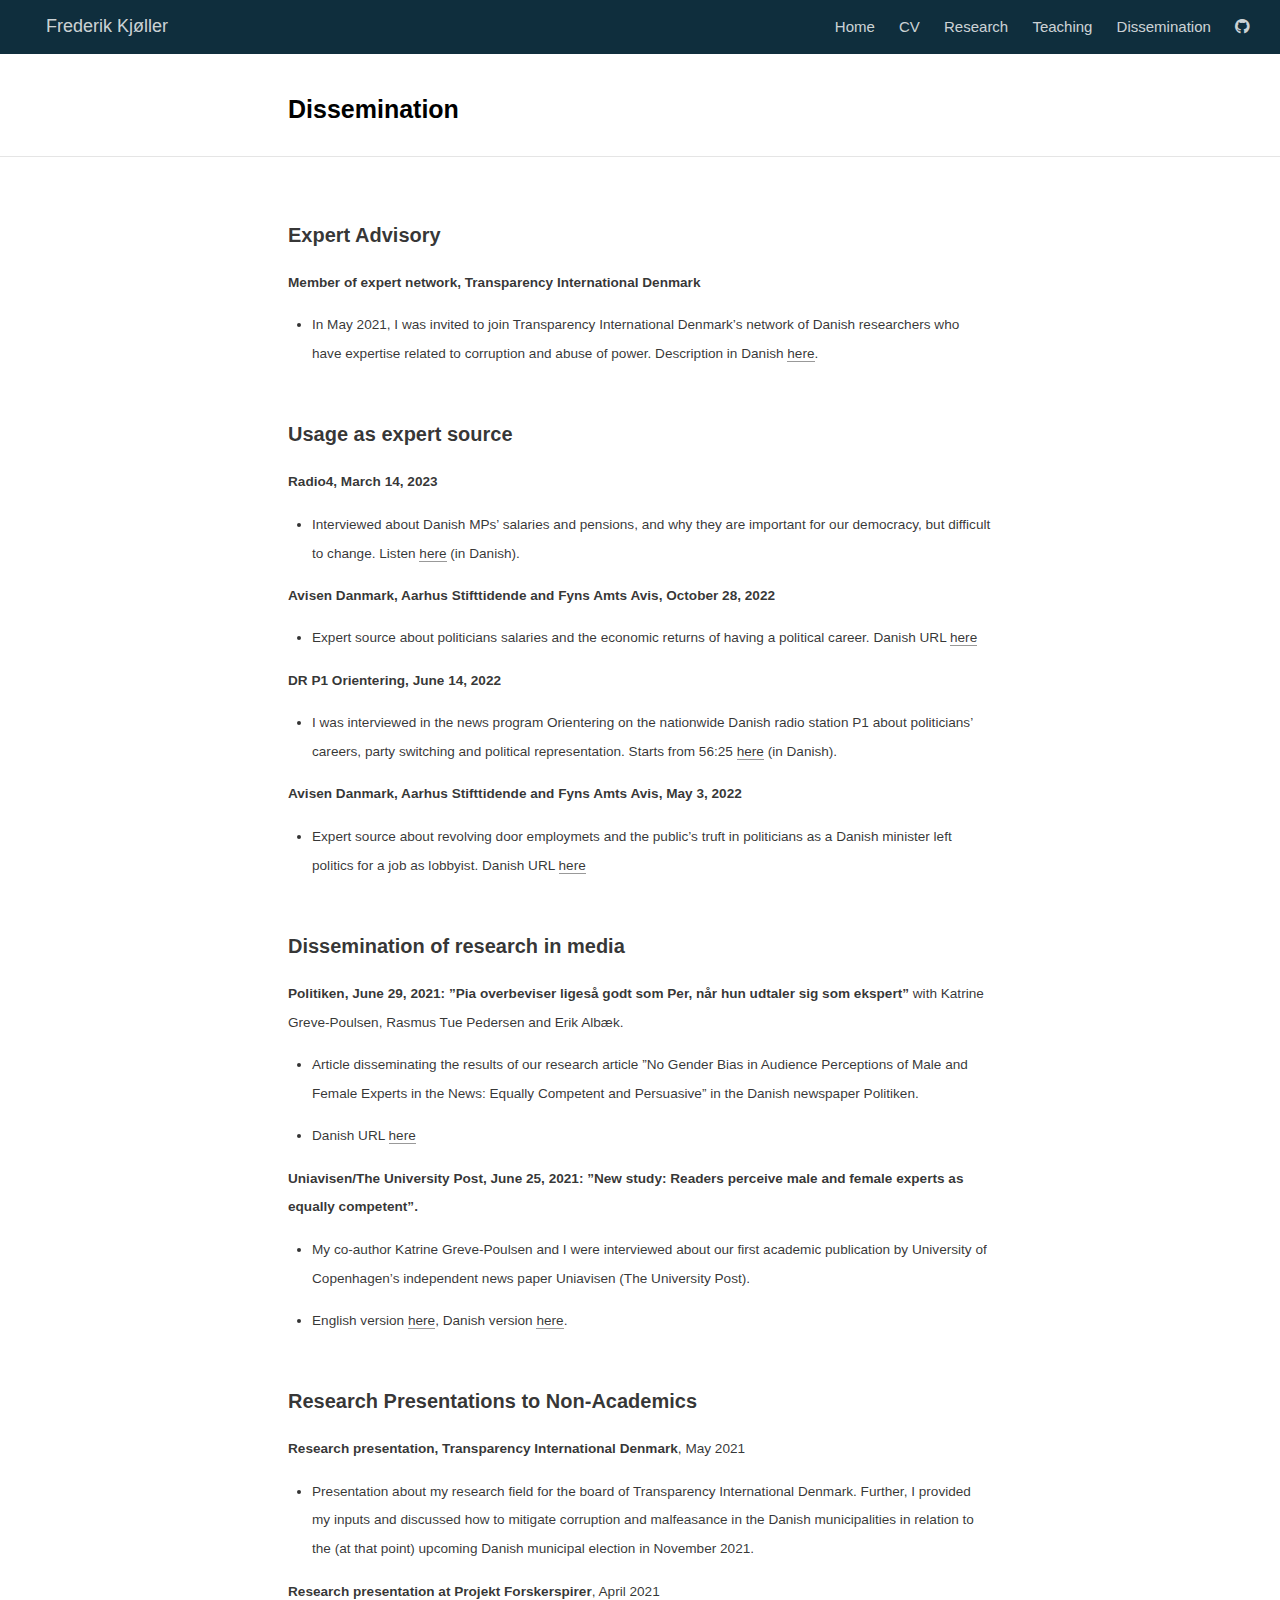
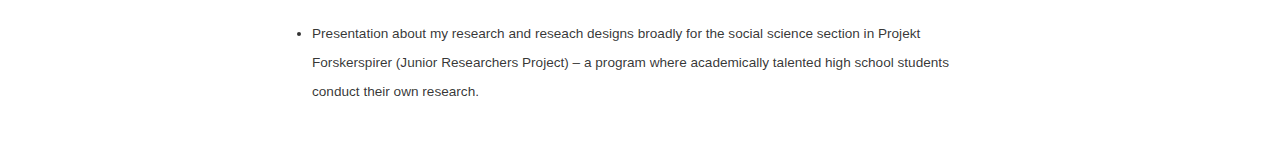
<file: docs/dissemination.html>
<!DOCTYPE html>

<html xmlns="http://www.w3.org/1999/xhtml" lang="" xml:lang="">

<head>
  <meta charset="utf-8"/>
  <meta name="viewport" content="width=device-width, initial-scale=1"/>
  <meta http-equiv="X-UA-Compatible" content="IE=Edge,chrome=1"/>
  <meta name="generator" content="distill" />

  <style type="text/css">
  /* Hide doc at startup (prevent jankiness while JS renders/transforms) */
  body {
    visibility: hidden;
  }
  </style>

 <!--radix_placeholder_import_source-->
 <!--/radix_placeholder_import_source-->

<style type="text/css">code{white-space: pre;}</style>
<style type="text/css" data-origin="pandoc">
pre > code.sourceCode { white-space: pre; position: relative; }
pre > code.sourceCode > span { display: inline-block; line-height: 1.25; }
pre > code.sourceCode > span:empty { height: 1.2em; }
.sourceCode { overflow: visible; }
code.sourceCode > span { color: inherit; text-decoration: inherit; }
div.sourceCode { margin: 1em 0; }
pre.sourceCode { margin: 0; }
@media screen {
div.sourceCode { overflow: auto; }
}
@media print {
pre > code.sourceCode { white-space: pre-wrap; }
pre > code.sourceCode > span { text-indent: -5em; padding-left: 5em; }
}
pre.numberSource code
  { counter-reset: source-line 0; }
pre.numberSource code > span
  { position: relative; left: -4em; counter-increment: source-line; }
pre.numberSource code > span > a:first-child::before
  { content: counter(source-line);
    position: relative; left: -1em; text-align: right; vertical-align: baseline;
    border: none; display: inline-block;
    -webkit-touch-callout: none; -webkit-user-select: none;
    -khtml-user-select: none; -moz-user-select: none;
    -ms-user-select: none; user-select: none;
    padding: 0 4px; width: 4em;
    color: #aaaaaa;
  }
pre.numberSource { margin-left: 3em; border-left: 1px solid #aaaaaa;  padding-left: 4px; }
div.sourceCode
  {   }
@media screen {
pre > code.sourceCode > span > a:first-child::before { text-decoration: underline; }
}
code span.al { color: #ad0000; } /* Alert */
code span.an { color: #5e5e5e; } /* Annotation */
code span.at { } /* Attribute */
code span.bn { color: #ad0000; } /* BaseN */
code span.bu { } /* BuiltIn */
code span.cf { color: #007ba5; } /* ControlFlow */
code span.ch { color: #20794d; } /* Char */
code span.cn { color: #8f5902; } /* Constant */
code span.co { color: #5e5e5e; } /* Comment */
code span.cv { color: #5e5e5e; font-style: italic; } /* CommentVar */
code span.do { color: #5e5e5e; font-style: italic; } /* Documentation */
code span.dt { color: #ad0000; } /* DataType */
code span.dv { color: #ad0000; } /* DecVal */
code span.er { color: #ad0000; } /* Error */
code span.ex { } /* Extension */
code span.fl { color: #ad0000; } /* Float */
code span.fu { color: #4758ab; } /* Function */
code span.im { } /* Import */
code span.in { color: #5e5e5e; } /* Information */
code span.kw { color: #007ba5; } /* Keyword */
code span.op { color: #5e5e5e; } /* Operator */
code span.ot { color: #007ba5; } /* Other */
code span.pp { color: #ad0000; } /* Preprocessor */
code span.sc { color: #5e5e5e; } /* SpecialChar */
code span.ss { color: #20794d; } /* SpecialString */
code span.st { color: #20794d; } /* String */
code span.va { color: #111111; } /* Variable */
code span.vs { color: #20794d; } /* VerbatimString */
code span.wa { color: #5e5e5e; font-style: italic; } /* Warning */
</style>


  <!--radix_placeholder_meta_tags-->
  <title>Frederik Kjøller: Dissemination</title>




  <!--  https://developers.facebook.com/docs/sharing/webmasters#markup -->
  <meta property="og:title" content="Frederik Kjøller: Dissemination"/>
  <meta property="og:type" content="article"/>
  <meta property="og:locale" content="en_US"/>
  <meta property="og:site_name" content="Frederik Kjøller"/>

  <!--  https://dev.twitter.com/cards/types/summary -->
  <meta property="twitter:card" content="summary"/>
  <meta property="twitter:title" content="Frederik Kjøller: Dissemination"/>

  <!--/radix_placeholder_meta_tags-->
  <!--radix_placeholder_rmarkdown_metadata-->

  <script type="text/json" id="radix-rmarkdown-metadata">
  {"type":"list","attributes":{"names":{"type":"character","attributes":{},"value":["title","output"]}},"value":[{"type":"character","attributes":{},"value":["Dissemination"]},{"type":"character","attributes":{},"value":["distill::distill_article"]}]}
  </script>
  <!--/radix_placeholder_rmarkdown_metadata-->
  <!--radix_placeholder_navigation_in_header-->
  <meta name="distill:offset" content=""/>

  <script type="application/javascript">

    window.headroom_prevent_pin = false;

    window.document.addEventListener("DOMContentLoaded", function (event) {

      // initialize headroom for banner
      var header = $('header').get(0);
      var headerHeight = header.offsetHeight;
      var headroom = new Headroom(header, {
        tolerance: 5,
        onPin : function() {
          if (window.headroom_prevent_pin) {
            window.headroom_prevent_pin = false;
            headroom.unpin();
          }
        }
      });
      headroom.init();
      if(window.location.hash)
        headroom.unpin();
      $(header).addClass('headroom--transition');

      // offset scroll location for banner on hash change
      // (see: https://github.com/WickyNilliams/headroom.js/issues/38)
      window.addEventListener("hashchange", function(event) {
        window.scrollTo(0, window.pageYOffset - (headerHeight + 25));
      });

      // responsive menu
      $('.distill-site-header').each(function(i, val) {
        var topnav = $(this);
        var toggle = topnav.find('.nav-toggle');
        toggle.on('click', function() {
          topnav.toggleClass('responsive');
        });
      });

      // nav dropdowns
      $('.nav-dropbtn').click(function(e) {
        $(this).next('.nav-dropdown-content').toggleClass('nav-dropdown-active');
        $(this).parent().siblings('.nav-dropdown')
           .children('.nav-dropdown-content').removeClass('nav-dropdown-active');
      });
      $("body").click(function(e){
        $('.nav-dropdown-content').removeClass('nav-dropdown-active');
      });
      $(".nav-dropdown").click(function(e){
        e.stopPropagation();
      });
    });
  </script>

  <style type="text/css">

  /* Theme (user-documented overrideables for nav appearance) */

  .distill-site-nav {
    color: rgba(255, 255, 255, 0.8);
    background-color: #0F2E3D;
    font-size: 15px;
    font-weight: 300;
  }

  .distill-site-nav a {
    color: inherit;
    text-decoration: none;
  }

  .distill-site-nav a:hover {
    color: white;
  }

  @media print {
    .distill-site-nav {
      display: none;
    }
  }

  .distill-site-header {

  }

  .distill-site-footer {

  }


  /* Site Header */

  .distill-site-header {
    width: 100%;
    box-sizing: border-box;
    z-index: 3;
  }

  .distill-site-header .nav-left {
    display: inline-block;
    margin-left: 8px;
  }

  @media screen and (max-width: 768px) {
    .distill-site-header .nav-left {
      margin-left: 0;
    }
  }


  .distill-site-header .nav-right {
    float: right;
    margin-right: 8px;
  }

  .distill-site-header a,
  .distill-site-header .title {
    display: inline-block;
    text-align: center;
    padding: 14px 10px 14px 10px;
  }

  .distill-site-header .title {
    font-size: 18px;
    min-width: 150px;
  }

  .distill-site-header .logo {
    padding: 0;
  }

  .distill-site-header .logo img {
    display: none;
    max-height: 20px;
    width: auto;
    margin-bottom: -4px;
  }

  .distill-site-header .nav-image img {
    max-height: 18px;
    width: auto;
    display: inline-block;
    margin-bottom: -3px;
  }



  @media screen and (min-width: 1000px) {
    .distill-site-header .logo img {
      display: inline-block;
    }
    .distill-site-header .nav-left {
      margin-left: 20px;
    }
    .distill-site-header .nav-right {
      margin-right: 20px;
    }
    .distill-site-header .title {
      padding-left: 12px;
    }
  }


  .distill-site-header .nav-toggle {
    display: none;
  }

  .nav-dropdown {
    display: inline-block;
    position: relative;
  }

  .nav-dropdown .nav-dropbtn {
    border: none;
    outline: none;
    color: rgba(255, 255, 255, 0.8);
    padding: 16px 10px;
    background-color: transparent;
    font-family: inherit;
    font-size: inherit;
    font-weight: inherit;
    margin: 0;
    margin-top: 1px;
    z-index: 2;
  }

  .nav-dropdown-content {
    display: none;
    position: absolute;
    background-color: white;
    min-width: 200px;
    border: 1px solid rgba(0,0,0,0.15);
    border-radius: 4px;
    box-shadow: 0px 8px 16px 0px rgba(0,0,0,0.1);
    z-index: 1;
    margin-top: 2px;
    white-space: nowrap;
    padding-top: 4px;
    padding-bottom: 4px;
  }

  .nav-dropdown-content hr {
    margin-top: 4px;
    margin-bottom: 4px;
    border: none;
    border-bottom: 1px solid rgba(0, 0, 0, 0.1);
  }

  .nav-dropdown-active {
    display: block;
  }

  .nav-dropdown-content a, .nav-dropdown-content .nav-dropdown-header {
    color: black;
    padding: 6px 24px;
    text-decoration: none;
    display: block;
    text-align: left;
  }

  .nav-dropdown-content .nav-dropdown-header {
    display: block;
    padding: 5px 24px;
    padding-bottom: 0;
    text-transform: uppercase;
    font-size: 14px;
    color: #999999;
    white-space: nowrap;
  }

  .nav-dropdown:hover .nav-dropbtn {
    color: white;
  }

  .nav-dropdown-content a:hover {
    background-color: #ddd;
    color: black;
  }

  .nav-right .nav-dropdown-content {
    margin-left: -45%;
    right: 0;
  }

  @media screen and (max-width: 768px) {
    .distill-site-header a, .distill-site-header .nav-dropdown  {display: none;}
    .distill-site-header a.nav-toggle {
      float: right;
      display: block;
    }
    .distill-site-header .title {
      margin-left: 0;
    }
    .distill-site-header .nav-right {
      margin-right: 0;
    }
    .distill-site-header {
      overflow: hidden;
    }
    .nav-right .nav-dropdown-content {
      margin-left: 0;
    }
  }


  @media screen and (max-width: 768px) {
    .distill-site-header.responsive {position: relative; min-height: 500px; }
    .distill-site-header.responsive a.nav-toggle {
      position: absolute;
      right: 0;
      top: 0;
    }
    .distill-site-header.responsive a,
    .distill-site-header.responsive .nav-dropdown {
      display: block;
      text-align: left;
    }
    .distill-site-header.responsive .nav-left,
    .distill-site-header.responsive .nav-right {
      width: 100%;
    }
    .distill-site-header.responsive .nav-dropdown {float: none;}
    .distill-site-header.responsive .nav-dropdown-content {position: relative;}
    .distill-site-header.responsive .nav-dropdown .nav-dropbtn {
      display: block;
      width: 100%;
      text-align: left;
    }
  }

  /* Site Footer */

  .distill-site-footer {
    width: 100%;
    overflow: hidden;
    box-sizing: border-box;
    z-index: 3;
    margin-top: 30px;
    padding-top: 30px;
    padding-bottom: 30px;
    text-align: center;
  }

  /* Headroom */

  d-title {
    padding-top: 6rem;
  }

  @media print {
    d-title {
      padding-top: 4rem;
    }
  }

  .headroom {
    z-index: 1000;
    position: fixed;
    top: 0;
    left: 0;
    right: 0;
  }

  .headroom--transition {
    transition: all .4s ease-in-out;
  }

  .headroom--unpinned {
    top: -100px;
  }

  .headroom--pinned {
    top: 0;
  }

  /* adjust viewport for navbar height */
  /* helps vertically center bootstrap (non-distill) content */
  .min-vh-100 {
    min-height: calc(100vh - 100px) !important;
  }

  </style>

  <script src="site_libs/jquery-3.6.0/jquery-3.6.0.min.js"></script>
  <link href="site_libs/font-awesome-5.1.0/css/all.css" rel="stylesheet"/>
  <link href="site_libs/font-awesome-5.1.0/css/v4-shims.css" rel="stylesheet"/>
  <script src="site_libs/headroom-0.9.4/headroom.min.js"></script>
  <script src="site_libs/autocomplete-0.37.1/autocomplete.min.js"></script>
  <script src="site_libs/fuse-6.4.1/fuse.min.js"></script>

  <script type="application/javascript">

  function getMeta(metaName) {
    var metas = document.getElementsByTagName('meta');
    for (let i = 0; i < metas.length; i++) {
      if (metas[i].getAttribute('name') === metaName) {
        return metas[i].getAttribute('content');
      }
    }
    return '';
  }

  function offsetURL(url) {
    var offset = getMeta('distill:offset');
    return offset ? offset + '/' + url : url;
  }

  function createFuseIndex() {

    // create fuse index
    var options = {
      keys: [
        { name: 'title', weight: 20 },
        { name: 'categories', weight: 15 },
        { name: 'description', weight: 10 },
        { name: 'contents', weight: 5 },
      ],
      ignoreLocation: true,
      threshold: 0
    };
    var fuse = new window.Fuse([], options);

    // fetch the main search.json
    return fetch(offsetURL('search.json'))
      .then(function(response) {
        if (response.status == 200) {
          return response.json().then(function(json) {
            // index main articles
            json.articles.forEach(function(article) {
              fuse.add(article);
            });
            // download collections and index their articles
            return Promise.all(json.collections.map(function(collection) {
              return fetch(offsetURL(collection)).then(function(response) {
                if (response.status === 200) {
                  return response.json().then(function(articles) {
                    articles.forEach(function(article) {
                      fuse.add(article);
                    });
                  })
                } else {
                  return Promise.reject(
                    new Error('Unexpected status from search index request: ' +
                              response.status)
                  );
                }
              });
            })).then(function() {
              return fuse;
            });
          });

        } else {
          return Promise.reject(
            new Error('Unexpected status from search index request: ' +
                        response.status)
          );
        }
      });
  }

  window.document.addEventListener("DOMContentLoaded", function (event) {

    // get search element (bail if we don't have one)
    var searchEl = window.document.getElementById('distill-search');
    if (!searchEl)
      return;

    createFuseIndex()
      .then(function(fuse) {

        // make search box visible
        searchEl.classList.remove('hidden');

        // initialize autocomplete
        var options = {
          autoselect: true,
          hint: false,
          minLength: 2,
        };
        window.autocomplete(searchEl, options, [{
          source: function(query, callback) {
            const searchOptions = {
              isCaseSensitive: false,
              shouldSort: true,
              minMatchCharLength: 2,
              limit: 10,
            };
            var results = fuse.search(query, searchOptions);
            callback(results
              .map(function(result) { return result.item; })
            );
          },
          templates: {
            suggestion: function(suggestion) {
              var img = suggestion.preview && Object.keys(suggestion.preview).length > 0
                ? `<img src="${offsetURL(suggestion.preview)}"</img>`
                : '';
              var html = `
                <div class="search-item">
                  <h3>${suggestion.title}</h3>
                  <div class="search-item-description">
                    ${suggestion.description || ''}
                  </div>
                  <div class="search-item-preview">
                    ${img}
                  </div>
                </div>
              `;
              return html;
            }
          }
        }]).on('autocomplete:selected', function(event, suggestion) {
          window.location.href = offsetURL(suggestion.path);
        });
        // remove inline display style on autocompleter (we want to
        // manage responsive display via css)
        $('.algolia-autocomplete').css("display", "");
      })
      .catch(function(error) {
        console.log(error);
      });

  });

  </script>

  <style type="text/css">

  .nav-search {
    font-size: x-small;
  }

  /* Algolioa Autocomplete */

  .algolia-autocomplete {
    display: inline-block;
    margin-left: 10px;
    vertical-align: sub;
    background-color: white;
    color: black;
    padding: 6px;
    padding-top: 8px;
    padding-bottom: 0;
    border-radius: 6px;
    border: 1px #0F2E3D solid;
    width: 180px;
  }


  @media screen and (max-width: 768px) {
    .distill-site-nav .algolia-autocomplete {
      display: none;
      visibility: hidden;
    }
    .distill-site-nav.responsive .algolia-autocomplete {
      display: inline-block;
      visibility: visible;
    }
    .distill-site-nav.responsive .algolia-autocomplete .aa-dropdown-menu {
      margin-left: 0;
      width: 400px;
      max-height: 400px;
    }
  }

  .algolia-autocomplete .aa-input, .algolia-autocomplete .aa-hint {
    width: 90%;
    outline: none;
    border: none;
  }

  .algolia-autocomplete .aa-hint {
    color: #999;
  }
  .algolia-autocomplete .aa-dropdown-menu {
    width: 550px;
    max-height: 70vh;
    overflow-x: visible;
    overflow-y: scroll;
    padding: 5px;
    margin-top: 3px;
    margin-left: -150px;
    background-color: #fff;
    border-radius: 5px;
    border: 1px solid #999;
    border-top: none;
  }

  .algolia-autocomplete .aa-dropdown-menu .aa-suggestion {
    cursor: pointer;
    padding: 5px 4px;
    border-bottom: 1px solid #eee;
  }

  .algolia-autocomplete .aa-dropdown-menu .aa-suggestion:last-of-type {
    border-bottom: none;
    margin-bottom: 2px;
  }

  .algolia-autocomplete .aa-dropdown-menu .aa-suggestion .search-item {
    overflow: hidden;
    font-size: 0.8em;
    line-height: 1.4em;
  }

  .algolia-autocomplete .aa-dropdown-menu .aa-suggestion .search-item h3 {
    font-size: 1rem;
    margin-block-start: 0;
    margin-block-end: 5px;
  }

  .algolia-autocomplete .aa-dropdown-menu .aa-suggestion .search-item-description {
    display: inline-block;
    overflow: hidden;
    height: 2.8em;
    width: 80%;
    margin-right: 4%;
  }

  .algolia-autocomplete .aa-dropdown-menu .aa-suggestion .search-item-preview {
    display: inline-block;
    width: 15%;
  }

  .algolia-autocomplete .aa-dropdown-menu .aa-suggestion .search-item-preview img {
    height: 3em;
    width: auto;
    display: none;
  }

  .algolia-autocomplete .aa-dropdown-menu .aa-suggestion .search-item-preview img[src] {
    display: initial;
  }

  .algolia-autocomplete .aa-dropdown-menu .aa-suggestion.aa-cursor {
    background-color: #eee;
  }
  .algolia-autocomplete .aa-dropdown-menu .aa-suggestion em {
    font-weight: bold;
    font-style: normal;
  }

  </style>


  <!--/radix_placeholder_navigation_in_header-->
  <!--radix_placeholder_distill-->

  <style type="text/css">

  body {
    background-color: white;
  }

  .pandoc-table {
    width: 100%;
  }

  .pandoc-table>caption {
    margin-bottom: 10px;
  }

  .pandoc-table th:not([align]) {
    text-align: left;
  }

  .pagedtable-footer {
    font-size: 15px;
  }

  d-byline .byline {
    grid-template-columns: 2fr 2fr;
  }

  d-byline .byline h3 {
    margin-block-start: 1.5em;
  }

  d-byline .byline .authors-affiliations h3 {
    margin-block-start: 0.5em;
  }

  .authors-affiliations .orcid-id {
    width: 16px;
    height:16px;
    margin-left: 4px;
    margin-right: 4px;
    vertical-align: middle;
    padding-bottom: 2px;
  }

  d-title .dt-tags {
    margin-top: 1em;
    grid-column: text;
  }

  .dt-tags .dt-tag {
    text-decoration: none;
    display: inline-block;
    color: rgba(0,0,0,0.6);
    padding: 0em 0.4em;
    margin-right: 0.5em;
    margin-bottom: 0.4em;
    font-size: 70%;
    border: 1px solid rgba(0,0,0,0.2);
    border-radius: 3px;
    text-transform: uppercase;
    font-weight: 500;
  }

  d-article table.gt_table td,
  d-article table.gt_table th {
    border-bottom: none;
  }

  .html-widget {
    margin-bottom: 2.0em;
  }

  .l-screen-inset {
    padding-right: 16px;
  }

  .l-screen .caption {
    margin-left: 10px;
  }

  .shaded {
    background: rgb(247, 247, 247);
    padding-top: 20px;
    padding-bottom: 20px;
    border-top: 1px solid rgba(0, 0, 0, 0.1);
    border-bottom: 1px solid rgba(0, 0, 0, 0.1);
  }

  .shaded .html-widget {
    margin-bottom: 0;
    border: 1px solid rgba(0, 0, 0, 0.1);
  }

  .shaded .shaded-content {
    background: white;
  }

  .text-output {
    margin-top: 0;
    line-height: 1.5em;
  }

  .hidden {
    display: none !important;
  }

  d-article {
    padding-top: 2.5rem;
    padding-bottom: 30px;
  }

  d-appendix {
    padding-top: 30px;
  }

  d-article>p>img {
    width: 100%;
  }

  d-article h2 {
    margin: 1rem 0 1.5rem 0;
  }

  d-article h3 {
    margin-top: 1.5rem;
  }

  d-article iframe {
    border: 1px solid rgba(0, 0, 0, 0.1);
    margin-bottom: 2.0em;
    width: 100%;
  }

  /* Tweak code blocks */

  d-article div.sourceCode code,
  d-article pre code {
    font-family: Consolas, Monaco, 'Andale Mono', 'Ubuntu Mono', monospace;
  }

  d-article pre,
  d-article div.sourceCode,
  d-article div.sourceCode pre {
    overflow: auto;
  }

  d-article div.sourceCode {
    background-color: white;
  }

  d-article div.sourceCode pre {
    padding-left: 10px;
    font-size: 12px;
    border-left: 2px solid rgba(0,0,0,0.1);
  }

  d-article pre {
    font-size: 12px;
    color: black;
    background: none;
    margin-top: 0;
    text-align: left;
    white-space: pre;
    word-spacing: normal;
    word-break: normal;
    word-wrap: normal;
    line-height: 1.5;

    -moz-tab-size: 4;
    -o-tab-size: 4;
    tab-size: 4;

    -webkit-hyphens: none;
    -moz-hyphens: none;
    -ms-hyphens: none;
    hyphens: none;
  }

  d-article pre a {
    border-bottom: none;
  }

  d-article pre a:hover {
    border-bottom: none;
    text-decoration: underline;
  }

  d-article details {
    grid-column: text;
    margin-bottom: 0.8em;
  }

  @media(min-width: 768px) {

  d-article pre,
  d-article div.sourceCode,
  d-article div.sourceCode pre {
    overflow: visible !important;
  }

  d-article div.sourceCode pre {
    padding-left: 18px;
    font-size: 14px;
  }

  d-article pre {
    font-size: 14px;
  }

  }

  figure img.external {
    background: white;
    border: 1px solid rgba(0, 0, 0, 0.1);
    box-shadow: 0 1px 8px rgba(0, 0, 0, 0.1);
    padding: 18px;
    box-sizing: border-box;
  }

  /* CSS for d-contents */

  .d-contents {
    grid-column: text;
    color: rgba(0,0,0,0.8);
    font-size: 0.9em;
    padding-bottom: 1em;
    margin-bottom: 1em;
    padding-bottom: 0.5em;
    margin-bottom: 1em;
    padding-left: 0.25em;
    justify-self: start;
  }

  @media(min-width: 1000px) {
    .d-contents.d-contents-float {
      height: 0;
      grid-column-start: 1;
      grid-column-end: 4;
      justify-self: center;
      padding-right: 3em;
      padding-left: 2em;
    }
  }

  .d-contents nav h3 {
    font-size: 18px;
    margin-top: 0;
    margin-bottom: 1em;
  }

  .d-contents li {
    list-style-type: none
  }

  .d-contents nav > ul {
    padding-left: 0;
  }

  .d-contents ul {
    padding-left: 1em
  }

  .d-contents nav ul li {
    margin-top: 0.6em;
    margin-bottom: 0.2em;
  }

  .d-contents nav a {
    font-size: 13px;
    border-bottom: none;
    text-decoration: none
    color: rgba(0, 0, 0, 0.8);
  }

  .d-contents nav a:hover {
    text-decoration: underline solid rgba(0, 0, 0, 0.6)
  }

  .d-contents nav > ul > li > a {
    font-weight: 600;
  }

  .d-contents nav > ul > li > ul {
    font-weight: inherit;
  }

  .d-contents nav > ul > li > ul > li {
    margin-top: 0.2em;
  }


  .d-contents nav ul {
    margin-top: 0;
    margin-bottom: 0.25em;
  }

  .d-article-with-toc h2:nth-child(2) {
    margin-top: 0;
  }


  /* Figure */

  .figure {
    position: relative;
    margin-bottom: 2.5em;
    margin-top: 1.5em;
  }

  .figure img {
    width: 100%;
  }

  .figure .caption {
    color: rgba(0, 0, 0, 0.6);
    font-size: 12px;
    line-height: 1.5em;
  }

  .figure img.external {
    background: white;
    border: 1px solid rgba(0, 0, 0, 0.1);
    box-shadow: 0 1px 8px rgba(0, 0, 0, 0.1);
    padding: 18px;
    box-sizing: border-box;
  }

  .figure .caption a {
    color: rgba(0, 0, 0, 0.6);
  }

  .figure .caption b,
  .figure .caption strong, {
    font-weight: 600;
    color: rgba(0, 0, 0, 1.0);
  }

  /* Citations */

  d-article .citation {
    color: inherit;
    cursor: inherit;
  }

  div.hanging-indent{
    margin-left: 1em; text-indent: -1em;
  }

  /* Citation hover box */

  .tippy-box[data-theme~=light-border] {
    background-color: rgba(250, 250, 250, 0.95);
  }

  .tippy-content > p {
    margin-bottom: 0;
    padding: 2px;
  }


  /* Tweak 1000px media break to show more text */

  @media(min-width: 1000px) {
    .base-grid,
    distill-header,
    d-title,
    d-abstract,
    d-article,
    d-appendix,
    distill-appendix,
    d-byline,
    d-footnote-list,
    d-citation-list,
    distill-footer {
      grid-template-columns: [screen-start] 1fr [page-start kicker-start] 80px [middle-start] 50px [text-start kicker-end] 65px 65px 65px 65px 65px 65px 65px 65px [text-end gutter-start] 65px [middle-end] 65px [page-end gutter-end] 1fr [screen-end];
      grid-column-gap: 16px;
    }

    .grid {
      grid-column-gap: 16px;
    }

    d-article {
      font-size: 1.06rem;
      line-height: 1.7em;
    }
    figure .caption, .figure .caption, figure figcaption {
      font-size: 13px;
    }
  }

  @media(min-width: 1180px) {
    .base-grid,
    distill-header,
    d-title,
    d-abstract,
    d-article,
    d-appendix,
    distill-appendix,
    d-byline,
    d-footnote-list,
    d-citation-list,
    distill-footer {
      grid-template-columns: [screen-start] 1fr [page-start kicker-start] 60px [middle-start] 60px [text-start kicker-end] 60px 60px 60px 60px 60px 60px 60px 60px [text-end gutter-start] 60px [middle-end] 60px [page-end gutter-end] 1fr [screen-end];
      grid-column-gap: 32px;
    }

    .grid {
      grid-column-gap: 32px;
    }
  }


  /* Get the citation styles for the appendix (not auto-injected on render since
     we do our own rendering of the citation appendix) */

  d-appendix .citation-appendix,
  .d-appendix .citation-appendix {
    font-size: 11px;
    line-height: 15px;
    border-left: 1px solid rgba(0, 0, 0, 0.1);
    padding-left: 18px;
    border: 1px solid rgba(0,0,0,0.1);
    background: rgba(0, 0, 0, 0.02);
    padding: 10px 18px;
    border-radius: 3px;
    color: rgba(150, 150, 150, 1);
    overflow: hidden;
    margin-top: -12px;
    white-space: pre-wrap;
    word-wrap: break-word;
  }

  /* Include appendix styles here so they can be overridden */

  d-appendix {
    contain: layout style;
    font-size: 0.8em;
    line-height: 1.7em;
    margin-top: 60px;
    margin-bottom: 0;
    border-top: 1px solid rgba(0, 0, 0, 0.1);
    color: rgba(0,0,0,0.5);
    padding-top: 60px;
    padding-bottom: 48px;
  }

  d-appendix h3 {
    grid-column: page-start / text-start;
    font-size: 15px;
    font-weight: 500;
    margin-top: 1em;
    margin-bottom: 0;
    color: rgba(0,0,0,0.65);
  }

  d-appendix h3 + * {
    margin-top: 1em;
  }

  d-appendix ol {
    padding: 0 0 0 15px;
  }

  @media (min-width: 768px) {
    d-appendix ol {
      padding: 0 0 0 30px;
      margin-left: -30px;
    }
  }

  d-appendix li {
    margin-bottom: 1em;
  }

  d-appendix a {
    color: rgba(0, 0, 0, 0.6);
  }

  d-appendix > * {
    grid-column: text;
  }

  d-appendix > d-footnote-list,
  d-appendix > d-citation-list,
  d-appendix > distill-appendix {
    grid-column: screen;
  }

  /* Include footnote styles here so they can be overridden */

  d-footnote-list {
    contain: layout style;
  }

  d-footnote-list > * {
    grid-column: text;
  }

  d-footnote-list a.footnote-backlink {
    color: rgba(0,0,0,0.3);
    padding-left: 0.5em;
  }



  /* Anchor.js */

  .anchorjs-link {
    /*transition: all .25s linear; */
    text-decoration: none;
    border-bottom: none;
  }
  *:hover > .anchorjs-link {
    margin-left: -1.125em !important;
    text-decoration: none;
    border-bottom: none;
  }

  /* Social footer */

  .social_footer {
    margin-top: 30px;
    margin-bottom: 0;
    color: rgba(0,0,0,0.67);
  }

  .disqus-comments {
    margin-right: 30px;
  }

  .disqus-comment-count {
    border-bottom: 1px solid rgba(0, 0, 0, 0.4);
    cursor: pointer;
  }

  #disqus_thread {
    margin-top: 30px;
  }

  .article-sharing a {
    border-bottom: none;
    margin-right: 8px;
  }

  .article-sharing a:hover {
    border-bottom: none;
  }

  .sidebar-section.subscribe {
    font-size: 12px;
    line-height: 1.6em;
  }

  .subscribe p {
    margin-bottom: 0.5em;
  }


  .article-footer .subscribe {
    font-size: 15px;
    margin-top: 45px;
  }


  .sidebar-section.custom {
    font-size: 12px;
    line-height: 1.6em;
  }

  .custom p {
    margin-bottom: 0.5em;
  }

  /* Styles for listing layout (hide title) */
  .layout-listing d-title, .layout-listing .d-title {
    display: none;
  }

  /* Styles for posts lists (not auto-injected) */


  .posts-with-sidebar {
    padding-left: 45px;
    padding-right: 45px;
  }

  .posts-list .description h2,
  .posts-list .description p {
    font-family: -apple-system, BlinkMacSystemFont, "Segoe UI", Roboto, Oxygen, Ubuntu, Cantarell, "Fira Sans", "Droid Sans", "Helvetica Neue", Arial, sans-serif;
  }

  .posts-list .description h2 {
    font-weight: 700;
    border-bottom: none;
    padding-bottom: 0;
  }

  .posts-list h2.post-tag {
    border-bottom: 1px solid rgba(0, 0, 0, 0.2);
    padding-bottom: 12px;
  }
  .posts-list {
    margin-top: 60px;
    margin-bottom: 24px;
  }

  .posts-list .post-preview {
    text-decoration: none;
    overflow: hidden;
    display: block;
    border-bottom: 1px solid rgba(0, 0, 0, 0.1);
    padding: 24px 0;
  }

  .post-preview-last {
    border-bottom: none !important;
  }

  .posts-list .posts-list-caption {
    grid-column: screen;
    font-weight: 400;
  }

  .posts-list .post-preview h2 {
    margin: 0 0 6px 0;
    line-height: 1.2em;
    font-style: normal;
    font-size: 24px;
  }

  .posts-list .post-preview p {
    margin: 0 0 12px 0;
    line-height: 1.4em;
    font-size: 16px;
  }

  .posts-list .post-preview .thumbnail {
    box-sizing: border-box;
    margin-bottom: 24px;
    position: relative;
    max-width: 500px;
  }
  .posts-list .post-preview img {
    width: 100%;
    display: block;
  }

  .posts-list .metadata {
    font-size: 12px;
    line-height: 1.4em;
    margin-bottom: 18px;
  }

  .posts-list .metadata > * {
    display: inline-block;
  }

  .posts-list .metadata .publishedDate {
    margin-right: 2em;
  }

  .posts-list .metadata .dt-authors {
    display: block;
    margin-top: 0.3em;
    margin-right: 2em;
  }

  .posts-list .dt-tags {
    display: block;
    line-height: 1em;
  }

  .posts-list .dt-tags .dt-tag {
    display: inline-block;
    color: rgba(0,0,0,0.6);
    padding: 0.3em 0.4em;
    margin-right: 0.2em;
    margin-bottom: 0.4em;
    font-size: 60%;
    border: 1px solid rgba(0,0,0,0.2);
    border-radius: 3px;
    text-transform: uppercase;
    font-weight: 500;
  }

  .posts-list img {
    opacity: 1;
  }

  .posts-list img[data-src] {
    opacity: 0;
  }

  .posts-more {
    clear: both;
  }


  .posts-sidebar {
    font-size: 16px;
  }

  .posts-sidebar h3 {
    font-size: 16px;
    margin-top: 0;
    margin-bottom: 0.5em;
    font-weight: 400;
    text-transform: uppercase;
  }

  .sidebar-section {
    margin-bottom: 30px;
  }

  .categories ul {
    list-style-type: none;
    margin: 0;
    padding: 0;
  }

  .categories li {
    color: rgba(0, 0, 0, 0.8);
    margin-bottom: 0;
  }

  .categories li>a {
    border-bottom: none;
  }

  .categories li>a:hover {
    border-bottom: 1px solid rgba(0, 0, 0, 0.4);
  }

  .categories .active {
    font-weight: 600;
  }

  .categories .category-count {
    color: rgba(0, 0, 0, 0.4);
  }


  @media(min-width: 768px) {
    .posts-list .post-preview h2 {
      font-size: 26px;
    }
    .posts-list .post-preview .thumbnail {
      float: right;
      width: 30%;
      margin-bottom: 0;
    }
    .posts-list .post-preview .description {
      float: left;
      width: 45%;
    }
    .posts-list .post-preview .metadata {
      float: left;
      width: 20%;
      margin-top: 8px;
    }
    .posts-list .post-preview p {
      margin: 0 0 12px 0;
      line-height: 1.5em;
      font-size: 16px;
    }
    .posts-with-sidebar .posts-list {
      float: left;
      width: 75%;
    }
    .posts-with-sidebar .posts-sidebar {
      float: right;
      width: 20%;
      margin-top: 60px;
      padding-top: 24px;
      padding-bottom: 24px;
    }
  }


  /* Improve display for browsers without grid (IE/Edge <= 15) */

  .downlevel {
    line-height: 1.6em;
    font-family: -apple-system, BlinkMacSystemFont, "Segoe UI", Roboto, Oxygen, Ubuntu, Cantarell, "Fira Sans", "Droid Sans", "Helvetica Neue", Arial, sans-serif;
    margin: 0;
  }

  .downlevel .d-title {
    padding-top: 6rem;
    padding-bottom: 1.5rem;
  }

  .downlevel .d-title h1 {
    font-size: 50px;
    font-weight: 700;
    line-height: 1.1em;
    margin: 0 0 0.5rem;
  }

  .downlevel .d-title p {
    font-weight: 300;
    font-size: 1.2rem;
    line-height: 1.55em;
    margin-top: 0;
  }

  .downlevel .d-byline {
    padding-top: 0.8em;
    padding-bottom: 0.8em;
    font-size: 0.8rem;
    line-height: 1.8em;
  }

  .downlevel .section-separator {
    border: none;
    border-top: 1px solid rgba(0, 0, 0, 0.1);
  }

  .downlevel .d-article {
    font-size: 1.06rem;
    line-height: 1.7em;
    padding-top: 1rem;
    padding-bottom: 2rem;
  }


  .downlevel .d-appendix {
    padding-left: 0;
    padding-right: 0;
    max-width: none;
    font-size: 0.8em;
    line-height: 1.7em;
    margin-bottom: 0;
    color: rgba(0,0,0,0.5);
    padding-top: 40px;
    padding-bottom: 48px;
  }

  .downlevel .footnotes ol {
    padding-left: 13px;
  }

  .downlevel .base-grid,
  .downlevel .distill-header,
  .downlevel .d-title,
  .downlevel .d-abstract,
  .downlevel .d-article,
  .downlevel .d-appendix,
  .downlevel .distill-appendix,
  .downlevel .d-byline,
  .downlevel .d-footnote-list,
  .downlevel .d-citation-list,
  .downlevel .distill-footer,
  .downlevel .appendix-bottom,
  .downlevel .posts-container {
    padding-left: 40px;
    padding-right: 40px;
  }

  @media(min-width: 768px) {
    .downlevel .base-grid,
    .downlevel .distill-header,
    .downlevel .d-title,
    .downlevel .d-abstract,
    .downlevel .d-article,
    .downlevel .d-appendix,
    .downlevel .distill-appendix,
    .downlevel .d-byline,
    .downlevel .d-footnote-list,
    .downlevel .d-citation-list,
    .downlevel .distill-footer,
    .downlevel .appendix-bottom,
    .downlevel .posts-container {
    padding-left: 150px;
    padding-right: 150px;
    max-width: 900px;
  }
  }

  .downlevel pre code {
    display: block;
    border-left: 2px solid rgba(0, 0, 0, .1);
    padding: 0 0 0 20px;
    font-size: 14px;
  }

  .downlevel code, .downlevel pre {
    color: black;
    background: none;
    font-family: Consolas, Monaco, 'Andale Mono', 'Ubuntu Mono', monospace;
    text-align: left;
    white-space: pre;
    word-spacing: normal;
    word-break: normal;
    word-wrap: normal;
    line-height: 1.5;

    -moz-tab-size: 4;
    -o-tab-size: 4;
    tab-size: 4;

    -webkit-hyphens: none;
    -moz-hyphens: none;
    -ms-hyphens: none;
    hyphens: none;
  }

  .downlevel .posts-list .post-preview {
    color: inherit;
  }



  </style>

  <script type="application/javascript">

  function is_downlevel_browser() {
    if (bowser.isUnsupportedBrowser({ msie: "12", msedge: "16"},
                                   window.navigator.userAgent)) {
      return true;
    } else {
      return window.load_distill_framework === undefined;
    }
  }

  // show body when load is complete
  function on_load_complete() {

    // add anchors
    if (window.anchors) {
      window.anchors.options.placement = 'left';
      window.anchors.add('d-article > h2, d-article > h3, d-article > h4, d-article > h5');
    }


    // set body to visible
    document.body.style.visibility = 'visible';

    // force redraw for leaflet widgets
    if (window.HTMLWidgets) {
      var maps = window.HTMLWidgets.findAll(".leaflet");
      $.each(maps, function(i, el) {
        var map = this.getMap();
        map.invalidateSize();
        map.eachLayer(function(layer) {
          if (layer instanceof L.TileLayer)
            layer.redraw();
        });
      });
    }

    // trigger 'shown' so htmlwidgets resize
    $('d-article').trigger('shown');
  }

  function init_distill() {

    init_common();

    // create front matter
    var front_matter = $('<d-front-matter></d-front-matter>');
    $('#distill-front-matter').wrap(front_matter);

    // create d-title
    $('.d-title').changeElementType('d-title');

    // create d-byline
    var byline = $('<d-byline></d-byline>');
    $('.d-byline').replaceWith(byline);

    // create d-article
    var article = $('<d-article></d-article>');
    $('.d-article').wrap(article).children().unwrap();

    // move posts container into article
    $('.posts-container').appendTo($('d-article'));

    // create d-appendix
    $('.d-appendix').changeElementType('d-appendix');

    // flag indicating that we have appendix items
    var appendix = $('.appendix-bottom').children('h3').length > 0;

    // replace footnotes with <d-footnote>
    $('.footnote-ref').each(function(i, val) {
      appendix = true;
      var href = $(this).attr('href');
      var id = href.replace('#', '');
      var fn = $('#' + id);
      var fn_p = $('#' + id + '>p');
      fn_p.find('.footnote-back').remove();
      var text = fn_p.html();
      var dtfn = $('<d-footnote></d-footnote>');
      dtfn.html(text);
      $(this).replaceWith(dtfn);
    });
    // remove footnotes
    $('.footnotes').remove();

    // move refs into #references-listing
    $('#references-listing').replaceWith($('#refs'));

    $('h1.appendix, h2.appendix').each(function(i, val) {
      $(this).changeElementType('h3');
    });
    $('h3.appendix').each(function(i, val) {
      var id = $(this).attr('id');
      $('.d-contents a[href="#' + id + '"]').parent().remove();
      appendix = true;
      $(this).nextUntil($('h1, h2, h3')).addBack().appendTo($('d-appendix'));
    });

    // show d-appendix if we have appendix content
    $("d-appendix").css('display', appendix ? 'grid' : 'none');

    // localize layout chunks to just output
    $('.layout-chunk').each(function(i, val) {

      // capture layout
      var layout = $(this).attr('data-layout');

      // apply layout to markdown level block elements
      var elements = $(this).children().not('details, div.sourceCode, pre, script');
      elements.each(function(i, el) {
        var layout_div = $('<div class="' + layout + '"></div>');
        if (layout_div.hasClass('shaded')) {
          var shaded_content = $('<div class="shaded-content"></div>');
          $(this).wrap(shaded_content);
          $(this).parent().wrap(layout_div);
        } else {
          $(this).wrap(layout_div);
        }
      });


      // unwrap the layout-chunk div
      $(this).children().unwrap();
    });

    // remove code block used to force  highlighting css
    $('.distill-force-highlighting-css').parent().remove();

    // remove empty line numbers inserted by pandoc when using a
    // custom syntax highlighting theme
    $('code.sourceCode a:empty').remove();

    // load distill framework
    load_distill_framework();

    // wait for window.distillRunlevel == 4 to do post processing
    function distill_post_process() {

      if (!window.distillRunlevel || window.distillRunlevel < 4)
        return;

      // hide author/affiliations entirely if we have no authors
      var front_matter = JSON.parse($("#distill-front-matter").html());
      var have_authors = front_matter.authors && front_matter.authors.length > 0;
      if (!have_authors)
        $('d-byline').addClass('hidden');

      // article with toc class
      $('.d-contents').parent().addClass('d-article-with-toc');

      // strip links that point to #
      $('.authors-affiliations').find('a[href="#"]').removeAttr('href');

      // add orcid ids
      $('.authors-affiliations').find('.author').each(function(i, el) {
        var orcid_id = front_matter.authors[i].orcidID;
        if (orcid_id) {
          var a = $('<a></a>');
          a.attr('href', 'https://orcid.org/' + orcid_id);
          var img = $('<img></img>');
          img.addClass('orcid-id');
          img.attr('alt', 'ORCID ID');
          img.attr('src','[data-uri]');
          a.append(img);
          $(this).append(a);
        }
      });

      // hide elements of author/affiliations grid that have no value
      function hide_byline_column(caption) {
        $('d-byline').find('h3:contains("' + caption + '")').parent().css('visibility', 'hidden');
      }

      // affiliations
      var have_affiliations = false;
      for (var i = 0; i<front_matter.authors.length; ++i) {
        var author = front_matter.authors[i];
        if (author.affiliation !== "&nbsp;") {
          have_affiliations = true;
          break;
        }
      }
      if (!have_affiliations)
        $('d-byline').find('h3:contains("Affiliations")').css('visibility', 'hidden');

      // published date
      if (!front_matter.publishedDate)
        hide_byline_column("Published");

      // document object identifier
      var doi = $('d-byline').find('h3:contains("DOI")');
      var doi_p = doi.next().empty();
      if (!front_matter.doi) {
        // if we have a citation and valid citationText then link to that
        if ($('#citation').length > 0 && front_matter.citationText) {
          doi.html('Citation');
          $('<a href="#citation"></a>')
            .text(front_matter.citationText)
            .appendTo(doi_p);
        } else {
          hide_byline_column("DOI");
        }
      } else {
        $('<a></a>')
           .attr('href', "https://doi.org/" + front_matter.doi)
           .html(front_matter.doi)
           .appendTo(doi_p);
      }

       // change plural form of authors/affiliations
      if (front_matter.authors.length === 1) {
        var grid = $('.authors-affiliations');
        grid.children('h3:contains("Authors")').text('Author');
        grid.children('h3:contains("Affiliations")').text('Affiliation');
      }

      // remove d-appendix and d-footnote-list local styles
      $('d-appendix > style:first-child').remove();
      $('d-footnote-list > style:first-child').remove();

      // move appendix-bottom entries to the bottom
      $('.appendix-bottom').appendTo('d-appendix').children().unwrap();
      $('.appendix-bottom').remove();

      // hoverable references
      $('span.citation[data-cites]').each(function() {
        var refs = $(this).attr('data-cites').split(" ");
        var refHtml = refs.map(function(ref) {
          return "<p>" + $('#ref-' + ref).html() + "</p>";
        }).join("\n");
        window.tippy(this, {
          allowHTML: true,
          content: refHtml,
          maxWidth: 500,
          interactive: true,
          interactiveBorder: 10,
          theme: 'light-border',
          placement: 'bottom-start'
        });
      });

      // clear polling timer
      clearInterval(tid);

      // show body now that everything is ready
      on_load_complete();
    }

    var tid = setInterval(distill_post_process, 50);
    distill_post_process();

  }

  function init_downlevel() {

    init_common();

     // insert hr after d-title
    $('.d-title').after($('<hr class="section-separator"/>'));

    // check if we have authors
    var front_matter = JSON.parse($("#distill-front-matter").html());
    var have_authors = front_matter.authors && front_matter.authors.length > 0;

    // manage byline/border
    if (!have_authors)
      $('.d-byline').remove();
    $('.d-byline').after($('<hr class="section-separator"/>'));
    $('.d-byline a').remove();

    // remove toc
    $('.d-contents').remove();

    // move appendix elements
    $('h1.appendix, h2.appendix').each(function(i, val) {
      $(this).changeElementType('h3');
    });
    $('h3.appendix').each(function(i, val) {
      $(this).nextUntil($('h1, h2, h3')).addBack().appendTo($('.d-appendix'));
    });


    // inject headers into references and footnotes
    var refs_header = $('<h3></h3>');
    refs_header.text('References');
    $('#refs').prepend(refs_header);

    var footnotes_header = $('<h3></h3');
    footnotes_header.text('Footnotes');
    $('.footnotes').children('hr').first().replaceWith(footnotes_header);

    // move appendix-bottom entries to the bottom
    $('.appendix-bottom').appendTo('.d-appendix').children().unwrap();
    $('.appendix-bottom').remove();

    // remove appendix if it's empty
    if ($('.d-appendix').children().length === 0)
      $('.d-appendix').remove();

    // prepend separator above appendix
    $('.d-appendix').before($('<hr class="section-separator" style="clear: both"/>'));

    // trim code
    $('pre>code').each(function(i, val) {
      $(this).html($.trim($(this).html()));
    });

    // move posts-container right before article
    $('.posts-container').insertBefore($('.d-article'));

    $('body').addClass('downlevel');

    on_load_complete();
  }


  function init_common() {

    // jquery plugin to change element types
    (function($) {
      $.fn.changeElementType = function(newType) {
        var attrs = {};

        $.each(this[0].attributes, function(idx, attr) {
          attrs[attr.nodeName] = attr.nodeValue;
        });

        this.replaceWith(function() {
          return $("<" + newType + "/>", attrs).append($(this).contents());
        });
      };
    })(jQuery);

    // prevent underline for linked images
    $('a > img').parent().css({'border-bottom' : 'none'});

    // mark non-body figures created by knitr chunks as 100% width
    $('.layout-chunk').each(function(i, val) {
      var figures = $(this).find('img, .html-widget');
      if ($(this).attr('data-layout') !== "l-body") {
        figures.css('width', '100%');
      } else {
        figures.css('max-width', '100%');
        figures.filter("[width]").each(function(i, val) {
          var fig = $(this);
          fig.css('width', fig.attr('width') + 'px');
        });

      }
    });

    // auto-append index.html to post-preview links in file: protocol
    // and in rstudio ide preview
    $('.post-preview').each(function(i, val) {
      if (window.location.protocol === "file:")
        $(this).attr('href', $(this).attr('href') + "index.html");
    });

    // get rid of index.html references in header
    if (window.location.protocol !== "file:") {
      $('.distill-site-header a[href]').each(function(i,val) {
        $(this).attr('href', $(this).attr('href').replace("index.html", "./"));
      });
    }

    // add class to pandoc style tables
    $('tr.header').parent('thead').parent('table').addClass('pandoc-table');
    $('.kable-table').children('table').addClass('pandoc-table');

    // add figcaption style to table captions
    $('caption').parent('table').addClass("figcaption");

    // initialize posts list
    if (window.init_posts_list)
      window.init_posts_list();

    // implmement disqus comment link
    $('.disqus-comment-count').click(function() {
      window.headroom_prevent_pin = true;
      $('#disqus_thread').toggleClass('hidden');
      if (!$('#disqus_thread').hasClass('hidden')) {
        var offset = $(this).offset();
        $(window).resize();
        $('html, body').animate({
          scrollTop: offset.top - 35
        });
      }
    });
  }

  document.addEventListener('DOMContentLoaded', function() {
    if (is_downlevel_browser())
      init_downlevel();
    else
      window.addEventListener('WebComponentsReady', init_distill);
  });

  </script>

  <style type="text/css">
  /* base variables */

  /* Edit the CSS properties in this file to create a custom
     Distill theme. Only edit values in the right column
     for each row; values shown are the CSS defaults.
     To return any property to the default,
     you may set its value to: unset
     All rows must end with a semi-colon.                      */

  /* Optional: embed custom fonts here with `@import`          */
  /* This must remain at the top of this file.                 */



  html {
    /*-- Main font sizes --*/
    --title-size:      50px;
    --body-size:       1.06rem;
    --code-size:       14px;
    --aside-size:      12px;
    --fig-cap-size:    13px;
    /*-- Main font colors --*/
    --title-color:     #000000;
    --header-color:    rgba(0, 0, 0, 0.8);
    --body-color:      rgba(0, 0, 0, 0.8);
    --aside-color:     rgba(0, 0, 0, 0.6);
    --fig-cap-color:   rgba(0, 0, 0, 0.6);
    /*-- Specify custom fonts ~~~ must be imported above   --*/
    --heading-font:    sans-serif;
    --mono-font:       monospace;
    --body-font:       sans-serif;
    --navbar-font:     sans-serif;  /* websites + blogs only */
  }

  /*-- ARTICLE METADATA --*/
  d-byline {
    --heading-size:    0.6rem;
    --heading-color:   rgba(0, 0, 0, 0.5);
    --body-size:       0.8rem;
    --body-color:      rgba(0, 0, 0, 0.8);
  }

  /*-- ARTICLE TABLE OF CONTENTS --*/
  .d-contents {
    --heading-size:    18px;
    --contents-size:   13px;
  }

  /*-- ARTICLE APPENDIX --*/
  d-appendix {
    --heading-size:    15px;
    --heading-color:   rgba(0, 0, 0, 0.65);
    --text-size:       0.8em;
    --text-color:      rgba(0, 0, 0, 0.5);
  }

  /*-- WEBSITE HEADER + FOOTER --*/
  /* These properties only apply to Distill sites and blogs  */

  .distill-site-header {
    --title-size:       18px;
    --text-color:       rgba(255, 255, 255, 0.8);
    --text-size:        15px;
    --hover-color:      white;
    --bkgd-color:       #0F2E3D;
  }

  .distill-site-footer {
    --text-color:       rgba(255, 255, 255, 0.8);
    --text-size:        15px;
    --hover-color:      white;
    --bkgd-color:       #0F2E3D;
  }

  /*-- Additional custom styles --*/
  /* Add any additional CSS rules below                      */
  </style>
  <style type="text/css">
  /* base variables */

  /* Edit the CSS properties in this file to create a custom
     Distill theme. Only edit values in the right column
     for each row; values shown are the CSS defaults.
     To return any property to the default,
     you may set its value to: unset
     All rows must end with a semi-colon.                      */

  /* Optional: embed custom fonts here with `@import`          */
  /* This must remain at the top of this file.                 */



  html {
    /*-- Main font sizes --*/
    --title-size:      25px;
    --body-size:       0.85rem;
    --code-size:       14px;
    --aside-size:      12px;
    --fig-cap-size:    13px;
    /*-- Main font colors --*/
    --title-color:     #000000; /* this is title like "research" */
    --header-color:    rgba(0, 0, 0, 0.8); /* header */
    --body-color:      rgba(0, 0, 0, 0.8); /* selve brødteksten */
    --aside-color:     rgba(0, 0, 0, 0.6);
    --fig-cap-color:   rgba(0, 0, 0, 0.6);
    /*-- Specify custom fonts ~~~ must be imported above   --*/
    --heading-font:    sans-serif;
    --mono-font:       monospace;
    --body-font:       sans-serif;
    --navbar-font:     sans-serif;  /* websites + blogs only */
  }

  /*-- ARTICLE METADATA --*/
  d-byline {
    --heading-size:    0.6rem;
    --heading-color:   rgba(0, 0, 0, 0.5);
    --body-size:       0.8rem;
    --body-color:      rgba(0, 0, 0, 0.8);
  }

  /*-- ARTICLE TABLE OF CONTENTS --*/
  .d-contents {
    --heading-size:    18px;
    --contents-size:   13px;
  }

  /*-- ARTICLE APPENDIX --*/
  d-appendix {
    --heading-size:    15px;
    --heading-color:   rgba(0, 0, 0, 0.65);
    --text-size:       0.8em;
    --text-color:      rgba(0, 0, 0, 0.5);
  }

  /*-- WEBSITE HEADER + FOOTER --*/
  /* These properties only apply to Distill sites and blogs  */

  .distill-site-header {
    --title-size:       18px;
    --text-color:       rgba(255, 255, 255, 0.8);
    --text-size:        15px;
    --hover-color:      white;
    --bkgd-color:       #0F2E3D;
  }

  .distill-site-footer {
    --text-color:       rgba(255, 255, 255, 0.8);
    --text-size:        15px;
    --hover-color:      white;
    --bkgd-color:       #0F2E3D;
  }

  /*-- Additional custom styles --*/
  /* Add any additional CSS rules below                      */

  .posts-list .metadata .publishedDate {
      color: rgb(249, 83, 85);
  }

  /* Line spacing 
  .adjust-line-height {
    line-height: 1em;
  }*/

  /* Use specific font in the body of the text */
  /*html, body, p {
      /*font-weight: 200;*/
      /*line-height: 1rem;
      /*font-style: normal;*/
  /*} */</style>
  <style type="text/css">
  /* base style */

  /* FONT FAMILIES */

  :root {
    --heading-default: -apple-system, BlinkMacSystemFont, "Segoe UI", Roboto, Oxygen, Ubuntu, Cantarell, "Fira Sans", "Droid Sans", "Helvetica Neue", Arial, sans-serif;
    --mono-default: Consolas, Monaco, 'Andale Mono', 'Ubuntu Mono', monospace;
    --body-default: -apple-system, BlinkMacSystemFont, "Segoe UI", Roboto, Oxygen, Ubuntu, Cantarell, "Fira Sans", "Droid Sans", "Helvetica Neue", Arial, sans-serif;
  }

  body,
  .posts-list .post-preview p,
  .posts-list .description p {
    font-family: var(--body-font), var(--body-default);
  }

  h1, h2, h3, h4, h5, h6,
  .posts-list .post-preview h2,
  .posts-list .description h2 {
    font-family: var(--heading-font), var(--heading-default);
  }

  d-article div.sourceCode code,
  d-article pre code {
    font-family: var(--mono-font), var(--mono-default);
  }


  /*-- TITLE --*/
  d-title h1,
  .posts-list > h1 {
    color: var(--title-color, black);
  }

  d-title h1 {
    font-size: var(--title-size, 50px);
  }

  /*-- HEADERS --*/
  d-article h1,
  d-article h2,
  d-article h3,
  d-article h4,
  d-article h5,
  d-article h6 {
    color: var(--header-color, rgba(0, 0, 0, 0.8));
  }

  /*-- BODY --*/
  d-article > p,  /* only text inside of <p> tags */
  d-article > ul, /* lists */
  d-article > ol {
    color: var(--body-color, rgba(0, 0, 0, 0.8));
    font-size: var(--body-size, 1.06rem);
  }


  /*-- CODE --*/
  d-article div.sourceCode code,
  d-article pre code {
    font-size: var(--code-size, 14px);
  }

  /*-- ASIDE --*/
  d-article aside {
    font-size: var(--aside-size, 12px);
    color: var(--aside-color, rgba(0, 0, 0, 0.6));
  }

  /*-- FIGURE CAPTIONS --*/
  figure .caption,
  figure figcaption,
  .figure .caption {
    font-size: var(--fig-cap-size, 13px);
    color: var(--fig-cap-color, rgba(0, 0, 0, 0.6));
  }

  /*-- METADATA --*/
  d-byline h3 {
    font-size: var(--heading-size, 0.6rem);
    color: var(--heading-color, rgba(0, 0, 0, 0.5));
  }

  d-byline {
    font-size: var(--body-size, 0.8rem);
    color: var(--body-color, rgba(0, 0, 0, 0.8));
  }

  d-byline a,
  d-article d-byline a {
    color: var(--body-color, rgba(0, 0, 0, 0.8));
  }

  /*-- TABLE OF CONTENTS --*/
  .d-contents nav h3 {
    font-size: var(--heading-size, 18px);
  }

  .d-contents nav a {
    font-size: var(--contents-size, 13px);
  }

  /*-- APPENDIX --*/
  d-appendix h3 {
    font-size: var(--heading-size, 15px);
    color: var(--heading-color, rgba(0, 0, 0, 0.65));
  }

  d-appendix {
    font-size: var(--text-size, 0.8em);
    color: var(--text-color, rgba(0, 0, 0, 0.5));
  }

  d-appendix d-footnote-list a.footnote-backlink {
    color: var(--text-color, rgba(0, 0, 0, 0.5));
  }

  /*-- WEBSITE HEADER + FOOTER --*/
  .distill-site-header .title {
    font-size: var(--title-size, 18px);
    font-family: var(--navbar-font), var(--heading-default);
  }

  .distill-site-header a,
  .nav-dropdown .nav-dropbtn {
    font-family: var(--navbar-font), var(--heading-default);
  }

  .nav-dropdown .nav-dropbtn {
    color: var(--text-color, rgba(255, 255, 255, 0.8));
    font-size: var(--text-size, 15px);
  }

  .distill-site-header a:hover,
  .nav-dropdown:hover .nav-dropbtn {
    color: var(--hover-color, white);
  }

  .distill-site-header {
    font-size: var(--text-size, 15px);
    color: var(--text-color, rgba(255, 255, 255, 0.8));
    background-color: var(--bkgd-color, #0F2E3D);
  }

  .distill-site-footer {
    font-size: var(--text-size, 15px);
    color: var(--text-color, rgba(255, 255, 255, 0.8));
    background-color: var(--bkgd-color, #0F2E3D);
  }

  .distill-site-footer a:hover {
    color: var(--hover-color, white);
  }</style>
  <!--/radix_placeholder_distill-->
  <script src="site_libs/header-attrs-2.11/header-attrs.js"></script>
  <script src="site_libs/popper-2.6.0/popper.min.js"></script>
  <link href="site_libs/tippy-6.2.7/tippy.css" rel="stylesheet" />
  <link href="site_libs/tippy-6.2.7/tippy-light-border.css" rel="stylesheet" />
  <script src="site_libs/tippy-6.2.7/tippy.umd.min.js"></script>
  <script src="site_libs/anchor-4.2.2/anchor.min.js"></script>
  <script src="site_libs/bowser-1.9.3/bowser.min.js"></script>
  <script src="site_libs/webcomponents-2.0.0/webcomponents.js"></script>
  <script src="site_libs/distill-2.2.21/template.v2.js"></script>
  <!--radix_placeholder_site_in_header-->
  <!--/radix_placeholder_site_in_header-->


</head>

<body>

<!--radix_placeholder_front_matter-->

<script id="distill-front-matter" type="text/json">
{"title":"Dissemination","authors":[]}
</script>

<!--/radix_placeholder_front_matter-->
<!--radix_placeholder_navigation_before_body-->
<header class="header header--fixed" role="banner">
<nav class="distill-site-nav distill-site-header">
<div class="nav-left">
<a href="index.html" class="title">Frederik Kjøller</a>
</div>
<div class="nav-right">
<a href="index.html">Home</a>
<a href="cv.html">CV</a>
<a href="research.html">Research</a>
<a href="teaching.html">Teaching</a>
<a href="dissemination.html">Dissemination</a>
<a href="https://github.com/fkjoellerlarsen">
<i class="fab fa-github" aria-hidden="true"></i>
</a>
<a href="javascript:void(0);" class="nav-toggle">&#9776;</a>
</div>
</nav>
</header>
<!--/radix_placeholder_navigation_before_body-->
<!--radix_placeholder_site_before_body-->
<!--/radix_placeholder_site_before_body-->

<div class="d-title">
<h1>Dissemination</h1>
<!--radix_placeholder_categories-->
<!--/radix_placeholder_categories-->

</div>


<div class="d-article">
<h3 id="expert-advisory">Expert Advisory</h3>
<p><strong>Member of expert network, Transparency International
Denmark</strong></p>
<ul>
<li>In May 2021, I was invited to join Transparency International
Denmark’s network of Danish researchers who have expertise related to
corruption and abuse of power. Description in Danish <a
href="https://transparency.dk/kontakt/ekspertgruppe/">here</a>.</li>
</ul>
<p>
<h3 id="usage-as-expert-source">Usage as expert source</h3>
<p><strong>Radio4, March 14, 2023</strong></p>
<ul>
<li>Interviewed about Danish MPs’ salaries and pensions, and why they
are important for our democracy, but difficult to change. Listen <a
href="https://www.radio4.dk/program/ring-til-due/?gid=49189&amp;title=ring-til-radio4-skal-kvinder-have-lov-til-at-bade-topls-i-de-danske-svmmehaller&amp;time=3453">here</a>
(in Danish).</li>
</ul>
<p><strong>Avisen Danmark, Aarhus Stifttidende and Fyns Amts Avis,
October 28, 2022</strong></p>
<ul>
<li>Expert source about politicians salaries and the economic returns of
having a political career. Danish URL <a
href="https://avisendanmark.dk/artikel/nogle-tjener-p%C3%A5-at-g%C3%A5-ind-i-politik-men-langt-fra-alle-jeg-gik-20-000-ned-i-l%C3%B8n-om-m%C3%A5neden">here</a></li>
</ul>
<p><strong>DR P1 Orientering, June 14, 2022</strong></p>
<ul>
<li>I was interviewed in the news program Orientering on the nationwide
Danish radio station P1 about politicians’ careers, party switching and
political representation. Starts from 56:25 <a
href="https://www.dr.dk/lyd/p1/orientering/orientering-2022-06-14">here</a>
(in Danish).</li>
</ul>
<p><strong>Avisen Danmark, Aarhus Stifttidende and Fyns Amts Avis, May
3, 2022</strong></p>
<ul>
<li>Expert source about revolving door employmets and the public’s truft
in politicians as a Danish minister left politics for a job as lobbyist.
Danish URL <a
href="https://avisendanmark.dk/artikel/h%C3%A6kkerups-jobskifte-genopliver-krav-om-karant%C3%A6ne-til-politikere-han-mister-trov%C3%A6rdighed-hvis-han-nu-kommer-og-siger-at-regeringens-sundhedsudspil-er-dumt">here</a></li>
</ul>
<p>
<h3 id="dissemination-of-research-in-media">Dissemination of research in
media</h3>
<p><strong>Politiken, June 29, 2021: ”Pia overbeviser ligeså godt som
Per, når hun udtaler sig som ekspert”</strong> with Katrine
Greve-Poulsen, Rasmus Tue Pedersen and Erik Albæk.</p>
<ul>
<li>Article disseminating the results of our research article ”No Gender
Bias in Audience Perceptions of Male and Female Experts in the News:
Equally Competent and Persuasive” in the Danish newspaper
Politiken.</li>
<li>Danish URL <a
href="https://politiken.dk/debat/debatindlaeg/art8259934/Pia-overbeviser-liges%C3%A5-godt-som-Per-n%C3%A5r-hun-udtaler-sig-som-ekspert">here</a></li>
</ul>
<p><strong>Uniavisen/The University Post, June 25, 2021: ”New study:
Readers perceive male and female experts as equally
competent”.</strong></p>
<ul>
<li>My co-author Katrine Greve-Poulsen and I were interviewed about our
first academic publication by University of Copenhagen’s independent
news paper Uniavisen (The University Post).</li>
<li>English version <a
href="https://uniavisen.dk/en/new-study-readers-perceive-male-and-female-experts-as-equally-competent/">here</a>,
Danish version <a
href="https://uniavisen.dk/ny-undersoegelse-laesere-finder-mandlige-og-kvindelige-eksperter-lige-kompetente/">here</a>.</li>
</ul>
<p>
<h3 id="research-presentations-to-non-academics">Research Presentations
to Non-Academics</h3>
<p><strong>Research presentation, Transparency International
Denmark</strong>, May 2021</p>
<ul>
<li>Presentation about my research field for the board of Transparency
International Denmark. Further, I provided my inputs and discussed how
to mitigate corruption and malfeasance in the Danish municipalities in
relation to the (at that point) upcoming Danish municipal election in
November 2021.</li>
</ul>
<p><strong>Research presentation at Projekt Forskerspirer</strong>,
April 2021</p>
<ul>
<li>Presentation about my research and reseach designs broadly for the
social science section in Projekt Forskerspirer (Junior Researchers
Project) – a program where academically talented high school students
conduct their own research.</li>
</ul>
<div class="sourceCode" id="cb1"><pre
class="sourceCode r distill-force-highlighting-css"><code class="sourceCode r"></code></pre></div>
<!--radix_placeholder_article_footer-->
<!--/radix_placeholder_article_footer-->
</div>

<div class="d-appendix">
</div>


<!--radix_placeholder_site_after_body-->
<!--/radix_placeholder_site_after_body-->
<!--radix_placeholder_appendices-->
<div class="appendix-bottom"></div>
<!--/radix_placeholder_appendices-->
<!--radix_placeholder_navigation_after_body-->
<!--/radix_placeholder_navigation_after_body-->

</body>

</html>
</file>
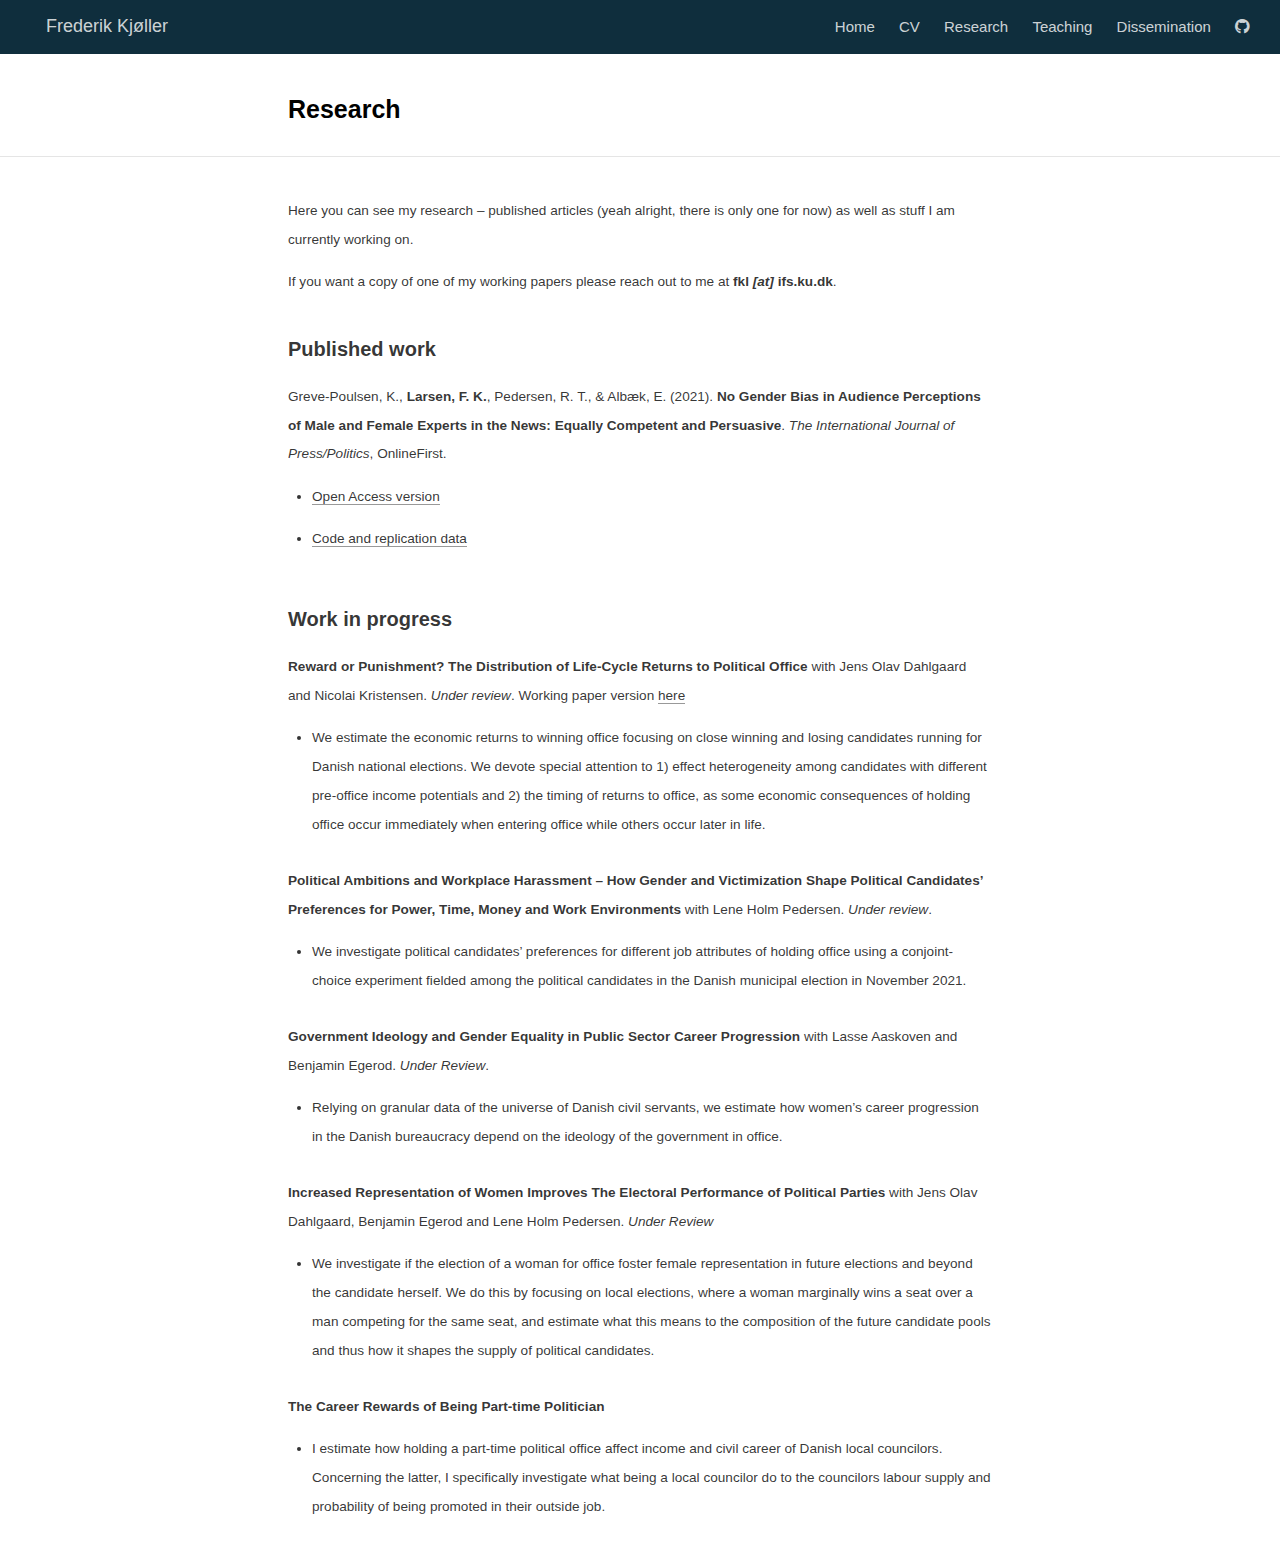
<file: docs/research.html>
<!DOCTYPE html>

<html xmlns="http://www.w3.org/1999/xhtml" lang="" xml:lang="">

<head>
  <meta charset="utf-8"/>
  <meta name="viewport" content="width=device-width, initial-scale=1"/>
  <meta http-equiv="X-UA-Compatible" content="IE=Edge,chrome=1"/>
  <meta name="generator" content="distill" />

  <style type="text/css">
  /* Hide doc at startup (prevent jankiness while JS renders/transforms) */
  body {
    visibility: hidden;
  }
  </style>

 <!--radix_placeholder_import_source-->
 <!--/radix_placeholder_import_source-->

<style type="text/css">code{white-space: pre;}</style>
<style type="text/css" data-origin="pandoc">
pre > code.sourceCode { white-space: pre; position: relative; }
pre > code.sourceCode > span { display: inline-block; line-height: 1.25; }
pre > code.sourceCode > span:empty { height: 1.2em; }
.sourceCode { overflow: visible; }
code.sourceCode > span { color: inherit; text-decoration: inherit; }
div.sourceCode { margin: 1em 0; }
pre.sourceCode { margin: 0; }
@media screen {
div.sourceCode { overflow: auto; }
}
@media print {
pre > code.sourceCode { white-space: pre-wrap; }
pre > code.sourceCode > span { text-indent: -5em; padding-left: 5em; }
}
pre.numberSource code
  { counter-reset: source-line 0; }
pre.numberSource code > span
  { position: relative; left: -4em; counter-increment: source-line; }
pre.numberSource code > span > a:first-child::before
  { content: counter(source-line);
    position: relative; left: -1em; text-align: right; vertical-align: baseline;
    border: none; display: inline-block;
    -webkit-touch-callout: none; -webkit-user-select: none;
    -khtml-user-select: none; -moz-user-select: none;
    -ms-user-select: none; user-select: none;
    padding: 0 4px; width: 4em;
    color: #aaaaaa;
  }
pre.numberSource { margin-left: 3em; border-left: 1px solid #aaaaaa;  padding-left: 4px; }
div.sourceCode
  {   }
@media screen {
pre > code.sourceCode > span > a:first-child::before { text-decoration: underline; }
}
code span.al { color: #ad0000; } /* Alert */
code span.an { color: #5e5e5e; } /* Annotation */
code span.at { } /* Attribute */
code span.bn { color: #ad0000; } /* BaseN */
code span.bu { } /* BuiltIn */
code span.cf { color: #007ba5; } /* ControlFlow */
code span.ch { color: #20794d; } /* Char */
code span.cn { color: #8f5902; } /* Constant */
code span.co { color: #5e5e5e; } /* Comment */
code span.cv { color: #5e5e5e; font-style: italic; } /* CommentVar */
code span.do { color: #5e5e5e; font-style: italic; } /* Documentation */
code span.dt { color: #ad0000; } /* DataType */
code span.dv { color: #ad0000; } /* DecVal */
code span.er { color: #ad0000; } /* Error */
code span.ex { } /* Extension */
code span.fl { color: #ad0000; } /* Float */
code span.fu { color: #4758ab; } /* Function */
code span.im { } /* Import */
code span.in { color: #5e5e5e; } /* Information */
code span.kw { color: #007ba5; } /* Keyword */
code span.op { color: #5e5e5e; } /* Operator */
code span.ot { color: #007ba5; } /* Other */
code span.pp { color: #ad0000; } /* Preprocessor */
code span.sc { color: #5e5e5e; } /* SpecialChar */
code span.ss { color: #20794d; } /* SpecialString */
code span.st { color: #20794d; } /* String */
code span.va { color: #111111; } /* Variable */
code span.vs { color: #20794d; } /* VerbatimString */
code span.wa { color: #5e5e5e; font-style: italic; } /* Warning */
</style>


  <!--radix_placeholder_meta_tags-->
  <title>Frederik Kjøller: Research</title>




  <!--  https://developers.facebook.com/docs/sharing/webmasters#markup -->
  <meta property="og:title" content="Frederik Kjøller: Research"/>
  <meta property="og:type" content="article"/>
  <meta property="og:locale" content="en_US"/>
  <meta property="og:site_name" content="Frederik Kjøller"/>

  <!--  https://dev.twitter.com/cards/types/summary -->
  <meta property="twitter:card" content="summary"/>
  <meta property="twitter:title" content="Frederik Kjøller: Research"/>

  <!--/radix_placeholder_meta_tags-->
  <!--radix_placeholder_rmarkdown_metadata-->

  <script type="text/json" id="radix-rmarkdown-metadata">
  {"type":"list","attributes":{"names":{"type":"character","attributes":{},"value":["title","output"]}},"value":[{"type":"character","attributes":{},"value":["Research"]},{"type":"character","attributes":{},"value":["distill::distill_article"]}]}
  </script>
  <!--/radix_placeholder_rmarkdown_metadata-->
  <!--radix_placeholder_navigation_in_header-->
  <meta name="distill:offset" content=""/>

  <script type="application/javascript">

    window.headroom_prevent_pin = false;

    window.document.addEventListener("DOMContentLoaded", function (event) {

      // initialize headroom for banner
      var header = $('header').get(0);
      var headerHeight = header.offsetHeight;
      var headroom = new Headroom(header, {
        tolerance: 5,
        onPin : function() {
          if (window.headroom_prevent_pin) {
            window.headroom_prevent_pin = false;
            headroom.unpin();
          }
        }
      });
      headroom.init();
      if(window.location.hash)
        headroom.unpin();
      $(header).addClass('headroom--transition');

      // offset scroll location for banner on hash change
      // (see: https://github.com/WickyNilliams/headroom.js/issues/38)
      window.addEventListener("hashchange", function(event) {
        window.scrollTo(0, window.pageYOffset - (headerHeight + 25));
      });

      // responsive menu
      $('.distill-site-header').each(function(i, val) {
        var topnav = $(this);
        var toggle = topnav.find('.nav-toggle');
        toggle.on('click', function() {
          topnav.toggleClass('responsive');
        });
      });

      // nav dropdowns
      $('.nav-dropbtn').click(function(e) {
        $(this).next('.nav-dropdown-content').toggleClass('nav-dropdown-active');
        $(this).parent().siblings('.nav-dropdown')
           .children('.nav-dropdown-content').removeClass('nav-dropdown-active');
      });
      $("body").click(function(e){
        $('.nav-dropdown-content').removeClass('nav-dropdown-active');
      });
      $(".nav-dropdown").click(function(e){
        e.stopPropagation();
      });
    });
  </script>

  <style type="text/css">

  /* Theme (user-documented overrideables for nav appearance) */

  .distill-site-nav {
    color: rgba(255, 255, 255, 0.8);
    background-color: #0F2E3D;
    font-size: 15px;
    font-weight: 300;
  }

  .distill-site-nav a {
    color: inherit;
    text-decoration: none;
  }

  .distill-site-nav a:hover {
    color: white;
  }

  @media print {
    .distill-site-nav {
      display: none;
    }
  }

  .distill-site-header {

  }

  .distill-site-footer {

  }


  /* Site Header */

  .distill-site-header {
    width: 100%;
    box-sizing: border-box;
    z-index: 3;
  }

  .distill-site-header .nav-left {
    display: inline-block;
    margin-left: 8px;
  }

  @media screen and (max-width: 768px) {
    .distill-site-header .nav-left {
      margin-left: 0;
    }
  }


  .distill-site-header .nav-right {
    float: right;
    margin-right: 8px;
  }

  .distill-site-header a,
  .distill-site-header .title {
    display: inline-block;
    text-align: center;
    padding: 14px 10px 14px 10px;
  }

  .distill-site-header .title {
    font-size: 18px;
    min-width: 150px;
  }

  .distill-site-header .logo {
    padding: 0;
  }

  .distill-site-header .logo img {
    display: none;
    max-height: 20px;
    width: auto;
    margin-bottom: -4px;
  }

  .distill-site-header .nav-image img {
    max-height: 18px;
    width: auto;
    display: inline-block;
    margin-bottom: -3px;
  }



  @media screen and (min-width: 1000px) {
    .distill-site-header .logo img {
      display: inline-block;
    }
    .distill-site-header .nav-left {
      margin-left: 20px;
    }
    .distill-site-header .nav-right {
      margin-right: 20px;
    }
    .distill-site-header .title {
      padding-left: 12px;
    }
  }


  .distill-site-header .nav-toggle {
    display: none;
  }

  .nav-dropdown {
    display: inline-block;
    position: relative;
  }

  .nav-dropdown .nav-dropbtn {
    border: none;
    outline: none;
    color: rgba(255, 255, 255, 0.8);
    padding: 16px 10px;
    background-color: transparent;
    font-family: inherit;
    font-size: inherit;
    font-weight: inherit;
    margin: 0;
    margin-top: 1px;
    z-index: 2;
  }

  .nav-dropdown-content {
    display: none;
    position: absolute;
    background-color: white;
    min-width: 200px;
    border: 1px solid rgba(0,0,0,0.15);
    border-radius: 4px;
    box-shadow: 0px 8px 16px 0px rgba(0,0,0,0.1);
    z-index: 1;
    margin-top: 2px;
    white-space: nowrap;
    padding-top: 4px;
    padding-bottom: 4px;
  }

  .nav-dropdown-content hr {
    margin-top: 4px;
    margin-bottom: 4px;
    border: none;
    border-bottom: 1px solid rgba(0, 0, 0, 0.1);
  }

  .nav-dropdown-active {
    display: block;
  }

  .nav-dropdown-content a, .nav-dropdown-content .nav-dropdown-header {
    color: black;
    padding: 6px 24px;
    text-decoration: none;
    display: block;
    text-align: left;
  }

  .nav-dropdown-content .nav-dropdown-header {
    display: block;
    padding: 5px 24px;
    padding-bottom: 0;
    text-transform: uppercase;
    font-size: 14px;
    color: #999999;
    white-space: nowrap;
  }

  .nav-dropdown:hover .nav-dropbtn {
    color: white;
  }

  .nav-dropdown-content a:hover {
    background-color: #ddd;
    color: black;
  }

  .nav-right .nav-dropdown-content {
    margin-left: -45%;
    right: 0;
  }

  @media screen and (max-width: 768px) {
    .distill-site-header a, .distill-site-header .nav-dropdown  {display: none;}
    .distill-site-header a.nav-toggle {
      float: right;
      display: block;
    }
    .distill-site-header .title {
      margin-left: 0;
    }
    .distill-site-header .nav-right {
      margin-right: 0;
    }
    .distill-site-header {
      overflow: hidden;
    }
    .nav-right .nav-dropdown-content {
      margin-left: 0;
    }
  }


  @media screen and (max-width: 768px) {
    .distill-site-header.responsive {position: relative; min-height: 500px; }
    .distill-site-header.responsive a.nav-toggle {
      position: absolute;
      right: 0;
      top: 0;
    }
    .distill-site-header.responsive a,
    .distill-site-header.responsive .nav-dropdown {
      display: block;
      text-align: left;
    }
    .distill-site-header.responsive .nav-left,
    .distill-site-header.responsive .nav-right {
      width: 100%;
    }
    .distill-site-header.responsive .nav-dropdown {float: none;}
    .distill-site-header.responsive .nav-dropdown-content {position: relative;}
    .distill-site-header.responsive .nav-dropdown .nav-dropbtn {
      display: block;
      width: 100%;
      text-align: left;
    }
  }

  /* Site Footer */

  .distill-site-footer {
    width: 100%;
    overflow: hidden;
    box-sizing: border-box;
    z-index: 3;
    margin-top: 30px;
    padding-top: 30px;
    padding-bottom: 30px;
    text-align: center;
  }

  /* Headroom */

  d-title {
    padding-top: 6rem;
  }

  @media print {
    d-title {
      padding-top: 4rem;
    }
  }

  .headroom {
    z-index: 1000;
    position: fixed;
    top: 0;
    left: 0;
    right: 0;
  }

  .headroom--transition {
    transition: all .4s ease-in-out;
  }

  .headroom--unpinned {
    top: -100px;
  }

  .headroom--pinned {
    top: 0;
  }

  /* adjust viewport for navbar height */
  /* helps vertically center bootstrap (non-distill) content */
  .min-vh-100 {
    min-height: calc(100vh - 100px) !important;
  }

  </style>

  <script src="site_libs/jquery-3.6.0/jquery-3.6.0.min.js"></script>
  <link href="site_libs/font-awesome-5.1.0/css/all.css" rel="stylesheet"/>
  <link href="site_libs/font-awesome-5.1.0/css/v4-shims.css" rel="stylesheet"/>
  <script src="site_libs/headroom-0.9.4/headroom.min.js"></script>
  <script src="site_libs/autocomplete-0.37.1/autocomplete.min.js"></script>
  <script src="site_libs/fuse-6.4.1/fuse.min.js"></script>

  <script type="application/javascript">

  function getMeta(metaName) {
    var metas = document.getElementsByTagName('meta');
    for (let i = 0; i < metas.length; i++) {
      if (metas[i].getAttribute('name') === metaName) {
        return metas[i].getAttribute('content');
      }
    }
    return '';
  }

  function offsetURL(url) {
    var offset = getMeta('distill:offset');
    return offset ? offset + '/' + url : url;
  }

  function createFuseIndex() {

    // create fuse index
    var options = {
      keys: [
        { name: 'title', weight: 20 },
        { name: 'categories', weight: 15 },
        { name: 'description', weight: 10 },
        { name: 'contents', weight: 5 },
      ],
      ignoreLocation: true,
      threshold: 0
    };
    var fuse = new window.Fuse([], options);

    // fetch the main search.json
    return fetch(offsetURL('search.json'))
      .then(function(response) {
        if (response.status == 200) {
          return response.json().then(function(json) {
            // index main articles
            json.articles.forEach(function(article) {
              fuse.add(article);
            });
            // download collections and index their articles
            return Promise.all(json.collections.map(function(collection) {
              return fetch(offsetURL(collection)).then(function(response) {
                if (response.status === 200) {
                  return response.json().then(function(articles) {
                    articles.forEach(function(article) {
                      fuse.add(article);
                    });
                  })
                } else {
                  return Promise.reject(
                    new Error('Unexpected status from search index request: ' +
                              response.status)
                  );
                }
              });
            })).then(function() {
              return fuse;
            });
          });

        } else {
          return Promise.reject(
            new Error('Unexpected status from search index request: ' +
                        response.status)
          );
        }
      });
  }

  window.document.addEventListener("DOMContentLoaded", function (event) {

    // get search element (bail if we don't have one)
    var searchEl = window.document.getElementById('distill-search');
    if (!searchEl)
      return;

    createFuseIndex()
      .then(function(fuse) {

        // make search box visible
        searchEl.classList.remove('hidden');

        // initialize autocomplete
        var options = {
          autoselect: true,
          hint: false,
          minLength: 2,
        };
        window.autocomplete(searchEl, options, [{
          source: function(query, callback) {
            const searchOptions = {
              isCaseSensitive: false,
              shouldSort: true,
              minMatchCharLength: 2,
              limit: 10,
            };
            var results = fuse.search(query, searchOptions);
            callback(results
              .map(function(result) { return result.item; })
            );
          },
          templates: {
            suggestion: function(suggestion) {
              var img = suggestion.preview && Object.keys(suggestion.preview).length > 0
                ? `<img src="${offsetURL(suggestion.preview)}"</img>`
                : '';
              var html = `
                <div class="search-item">
                  <h3>${suggestion.title}</h3>
                  <div class="search-item-description">
                    ${suggestion.description || ''}
                  </div>
                  <div class="search-item-preview">
                    ${img}
                  </div>
                </div>
              `;
              return html;
            }
          }
        }]).on('autocomplete:selected', function(event, suggestion) {
          window.location.href = offsetURL(suggestion.path);
        });
        // remove inline display style on autocompleter (we want to
        // manage responsive display via css)
        $('.algolia-autocomplete').css("display", "");
      })
      .catch(function(error) {
        console.log(error);
      });

  });

  </script>

  <style type="text/css">

  .nav-search {
    font-size: x-small;
  }

  /* Algolioa Autocomplete */

  .algolia-autocomplete {
    display: inline-block;
    margin-left: 10px;
    vertical-align: sub;
    background-color: white;
    color: black;
    padding: 6px;
    padding-top: 8px;
    padding-bottom: 0;
    border-radius: 6px;
    border: 1px #0F2E3D solid;
    width: 180px;
  }


  @media screen and (max-width: 768px) {
    .distill-site-nav .algolia-autocomplete {
      display: none;
      visibility: hidden;
    }
    .distill-site-nav.responsive .algolia-autocomplete {
      display: inline-block;
      visibility: visible;
    }
    .distill-site-nav.responsive .algolia-autocomplete .aa-dropdown-menu {
      margin-left: 0;
      width: 400px;
      max-height: 400px;
    }
  }

  .algolia-autocomplete .aa-input, .algolia-autocomplete .aa-hint {
    width: 90%;
    outline: none;
    border: none;
  }

  .algolia-autocomplete .aa-hint {
    color: #999;
  }
  .algolia-autocomplete .aa-dropdown-menu {
    width: 550px;
    max-height: 70vh;
    overflow-x: visible;
    overflow-y: scroll;
    padding: 5px;
    margin-top: 3px;
    margin-left: -150px;
    background-color: #fff;
    border-radius: 5px;
    border: 1px solid #999;
    border-top: none;
  }

  .algolia-autocomplete .aa-dropdown-menu .aa-suggestion {
    cursor: pointer;
    padding: 5px 4px;
    border-bottom: 1px solid #eee;
  }

  .algolia-autocomplete .aa-dropdown-menu .aa-suggestion:last-of-type {
    border-bottom: none;
    margin-bottom: 2px;
  }

  .algolia-autocomplete .aa-dropdown-menu .aa-suggestion .search-item {
    overflow: hidden;
    font-size: 0.8em;
    line-height: 1.4em;
  }

  .algolia-autocomplete .aa-dropdown-menu .aa-suggestion .search-item h3 {
    font-size: 1rem;
    margin-block-start: 0;
    margin-block-end: 5px;
  }

  .algolia-autocomplete .aa-dropdown-menu .aa-suggestion .search-item-description {
    display: inline-block;
    overflow: hidden;
    height: 2.8em;
    width: 80%;
    margin-right: 4%;
  }

  .algolia-autocomplete .aa-dropdown-menu .aa-suggestion .search-item-preview {
    display: inline-block;
    width: 15%;
  }

  .algolia-autocomplete .aa-dropdown-menu .aa-suggestion .search-item-preview img {
    height: 3em;
    width: auto;
    display: none;
  }

  .algolia-autocomplete .aa-dropdown-menu .aa-suggestion .search-item-preview img[src] {
    display: initial;
  }

  .algolia-autocomplete .aa-dropdown-menu .aa-suggestion.aa-cursor {
    background-color: #eee;
  }
  .algolia-autocomplete .aa-dropdown-menu .aa-suggestion em {
    font-weight: bold;
    font-style: normal;
  }

  </style>


  <!--/radix_placeholder_navigation_in_header-->
  <!--radix_placeholder_distill-->

  <style type="text/css">

  body {
    background-color: white;
  }

  .pandoc-table {
    width: 100%;
  }

  .pandoc-table>caption {
    margin-bottom: 10px;
  }

  .pandoc-table th:not([align]) {
    text-align: left;
  }

  .pagedtable-footer {
    font-size: 15px;
  }

  d-byline .byline {
    grid-template-columns: 2fr 2fr;
  }

  d-byline .byline h3 {
    margin-block-start: 1.5em;
  }

  d-byline .byline .authors-affiliations h3 {
    margin-block-start: 0.5em;
  }

  .authors-affiliations .orcid-id {
    width: 16px;
    height:16px;
    margin-left: 4px;
    margin-right: 4px;
    vertical-align: middle;
    padding-bottom: 2px;
  }

  d-title .dt-tags {
    margin-top: 1em;
    grid-column: text;
  }

  .dt-tags .dt-tag {
    text-decoration: none;
    display: inline-block;
    color: rgba(0,0,0,0.6);
    padding: 0em 0.4em;
    margin-right: 0.5em;
    margin-bottom: 0.4em;
    font-size: 70%;
    border: 1px solid rgba(0,0,0,0.2);
    border-radius: 3px;
    text-transform: uppercase;
    font-weight: 500;
  }

  d-article table.gt_table td,
  d-article table.gt_table th {
    border-bottom: none;
  }

  .html-widget {
    margin-bottom: 2.0em;
  }

  .l-screen-inset {
    padding-right: 16px;
  }

  .l-screen .caption {
    margin-left: 10px;
  }

  .shaded {
    background: rgb(247, 247, 247);
    padding-top: 20px;
    padding-bottom: 20px;
    border-top: 1px solid rgba(0, 0, 0, 0.1);
    border-bottom: 1px solid rgba(0, 0, 0, 0.1);
  }

  .shaded .html-widget {
    margin-bottom: 0;
    border: 1px solid rgba(0, 0, 0, 0.1);
  }

  .shaded .shaded-content {
    background: white;
  }

  .text-output {
    margin-top: 0;
    line-height: 1.5em;
  }

  .hidden {
    display: none !important;
  }

  d-article {
    padding-top: 2.5rem;
    padding-bottom: 30px;
  }

  d-appendix {
    padding-top: 30px;
  }

  d-article>p>img {
    width: 100%;
  }

  d-article h2 {
    margin: 1rem 0 1.5rem 0;
  }

  d-article h3 {
    margin-top: 1.5rem;
  }

  d-article iframe {
    border: 1px solid rgba(0, 0, 0, 0.1);
    margin-bottom: 2.0em;
    width: 100%;
  }

  /* Tweak code blocks */

  d-article div.sourceCode code,
  d-article pre code {
    font-family: Consolas, Monaco, 'Andale Mono', 'Ubuntu Mono', monospace;
  }

  d-article pre,
  d-article div.sourceCode,
  d-article div.sourceCode pre {
    overflow: auto;
  }

  d-article div.sourceCode {
    background-color: white;
  }

  d-article div.sourceCode pre {
    padding-left: 10px;
    font-size: 12px;
    border-left: 2px solid rgba(0,0,0,0.1);
  }

  d-article pre {
    font-size: 12px;
    color: black;
    background: none;
    margin-top: 0;
    text-align: left;
    white-space: pre;
    word-spacing: normal;
    word-break: normal;
    word-wrap: normal;
    line-height: 1.5;

    -moz-tab-size: 4;
    -o-tab-size: 4;
    tab-size: 4;

    -webkit-hyphens: none;
    -moz-hyphens: none;
    -ms-hyphens: none;
    hyphens: none;
  }

  d-article pre a {
    border-bottom: none;
  }

  d-article pre a:hover {
    border-bottom: none;
    text-decoration: underline;
  }

  d-article details {
    grid-column: text;
    margin-bottom: 0.8em;
  }

  @media(min-width: 768px) {

  d-article pre,
  d-article div.sourceCode,
  d-article div.sourceCode pre {
    overflow: visible !important;
  }

  d-article div.sourceCode pre {
    padding-left: 18px;
    font-size: 14px;
  }

  d-article pre {
    font-size: 14px;
  }

  }

  figure img.external {
    background: white;
    border: 1px solid rgba(0, 0, 0, 0.1);
    box-shadow: 0 1px 8px rgba(0, 0, 0, 0.1);
    padding: 18px;
    box-sizing: border-box;
  }

  /* CSS for d-contents */

  .d-contents {
    grid-column: text;
    color: rgba(0,0,0,0.8);
    font-size: 0.9em;
    padding-bottom: 1em;
    margin-bottom: 1em;
    padding-bottom: 0.5em;
    margin-bottom: 1em;
    padding-left: 0.25em;
    justify-self: start;
  }

  @media(min-width: 1000px) {
    .d-contents.d-contents-float {
      height: 0;
      grid-column-start: 1;
      grid-column-end: 4;
      justify-self: center;
      padding-right: 3em;
      padding-left: 2em;
    }
  }

  .d-contents nav h3 {
    font-size: 18px;
    margin-top: 0;
    margin-bottom: 1em;
  }

  .d-contents li {
    list-style-type: none
  }

  .d-contents nav > ul {
    padding-left: 0;
  }

  .d-contents ul {
    padding-left: 1em
  }

  .d-contents nav ul li {
    margin-top: 0.6em;
    margin-bottom: 0.2em;
  }

  .d-contents nav a {
    font-size: 13px;
    border-bottom: none;
    text-decoration: none
    color: rgba(0, 0, 0, 0.8);
  }

  .d-contents nav a:hover {
    text-decoration: underline solid rgba(0, 0, 0, 0.6)
  }

  .d-contents nav > ul > li > a {
    font-weight: 600;
  }

  .d-contents nav > ul > li > ul {
    font-weight: inherit;
  }

  .d-contents nav > ul > li > ul > li {
    margin-top: 0.2em;
  }


  .d-contents nav ul {
    margin-top: 0;
    margin-bottom: 0.25em;
  }

  .d-article-with-toc h2:nth-child(2) {
    margin-top: 0;
  }


  /* Figure */

  .figure {
    position: relative;
    margin-bottom: 2.5em;
    margin-top: 1.5em;
  }

  .figure img {
    width: 100%;
  }

  .figure .caption {
    color: rgba(0, 0, 0, 0.6);
    font-size: 12px;
    line-height: 1.5em;
  }

  .figure img.external {
    background: white;
    border: 1px solid rgba(0, 0, 0, 0.1);
    box-shadow: 0 1px 8px rgba(0, 0, 0, 0.1);
    padding: 18px;
    box-sizing: border-box;
  }

  .figure .caption a {
    color: rgba(0, 0, 0, 0.6);
  }

  .figure .caption b,
  .figure .caption strong, {
    font-weight: 600;
    color: rgba(0, 0, 0, 1.0);
  }

  /* Citations */

  d-article .citation {
    color: inherit;
    cursor: inherit;
  }

  div.hanging-indent{
    margin-left: 1em; text-indent: -1em;
  }

  /* Citation hover box */

  .tippy-box[data-theme~=light-border] {
    background-color: rgba(250, 250, 250, 0.95);
  }

  .tippy-content > p {
    margin-bottom: 0;
    padding: 2px;
  }


  /* Tweak 1000px media break to show more text */

  @media(min-width: 1000px) {
    .base-grid,
    distill-header,
    d-title,
    d-abstract,
    d-article,
    d-appendix,
    distill-appendix,
    d-byline,
    d-footnote-list,
    d-citation-list,
    distill-footer {
      grid-template-columns: [screen-start] 1fr [page-start kicker-start] 80px [middle-start] 50px [text-start kicker-end] 65px 65px 65px 65px 65px 65px 65px 65px [text-end gutter-start] 65px [middle-end] 65px [page-end gutter-end] 1fr [screen-end];
      grid-column-gap: 16px;
    }

    .grid {
      grid-column-gap: 16px;
    }

    d-article {
      font-size: 1.06rem;
      line-height: 1.7em;
    }
    figure .caption, .figure .caption, figure figcaption {
      font-size: 13px;
    }
  }

  @media(min-width: 1180px) {
    .base-grid,
    distill-header,
    d-title,
    d-abstract,
    d-article,
    d-appendix,
    distill-appendix,
    d-byline,
    d-footnote-list,
    d-citation-list,
    distill-footer {
      grid-template-columns: [screen-start] 1fr [page-start kicker-start] 60px [middle-start] 60px [text-start kicker-end] 60px 60px 60px 60px 60px 60px 60px 60px [text-end gutter-start] 60px [middle-end] 60px [page-end gutter-end] 1fr [screen-end];
      grid-column-gap: 32px;
    }

    .grid {
      grid-column-gap: 32px;
    }
  }


  /* Get the citation styles for the appendix (not auto-injected on render since
     we do our own rendering of the citation appendix) */

  d-appendix .citation-appendix,
  .d-appendix .citation-appendix {
    font-size: 11px;
    line-height: 15px;
    border-left: 1px solid rgba(0, 0, 0, 0.1);
    padding-left: 18px;
    border: 1px solid rgba(0,0,0,0.1);
    background: rgba(0, 0, 0, 0.02);
    padding: 10px 18px;
    border-radius: 3px;
    color: rgba(150, 150, 150, 1);
    overflow: hidden;
    margin-top: -12px;
    white-space: pre-wrap;
    word-wrap: break-word;
  }

  /* Include appendix styles here so they can be overridden */

  d-appendix {
    contain: layout style;
    font-size: 0.8em;
    line-height: 1.7em;
    margin-top: 60px;
    margin-bottom: 0;
    border-top: 1px solid rgba(0, 0, 0, 0.1);
    color: rgba(0,0,0,0.5);
    padding-top: 60px;
    padding-bottom: 48px;
  }

  d-appendix h3 {
    grid-column: page-start / text-start;
    font-size: 15px;
    font-weight: 500;
    margin-top: 1em;
    margin-bottom: 0;
    color: rgba(0,0,0,0.65);
  }

  d-appendix h3 + * {
    margin-top: 1em;
  }

  d-appendix ol {
    padding: 0 0 0 15px;
  }

  @media (min-width: 768px) {
    d-appendix ol {
      padding: 0 0 0 30px;
      margin-left: -30px;
    }
  }

  d-appendix li {
    margin-bottom: 1em;
  }

  d-appendix a {
    color: rgba(0, 0, 0, 0.6);
  }

  d-appendix > * {
    grid-column: text;
  }

  d-appendix > d-footnote-list,
  d-appendix > d-citation-list,
  d-appendix > distill-appendix {
    grid-column: screen;
  }

  /* Include footnote styles here so they can be overridden */

  d-footnote-list {
    contain: layout style;
  }

  d-footnote-list > * {
    grid-column: text;
  }

  d-footnote-list a.footnote-backlink {
    color: rgba(0,0,0,0.3);
    padding-left: 0.5em;
  }



  /* Anchor.js */

  .anchorjs-link {
    /*transition: all .25s linear; */
    text-decoration: none;
    border-bottom: none;
  }
  *:hover > .anchorjs-link {
    margin-left: -1.125em !important;
    text-decoration: none;
    border-bottom: none;
  }

  /* Social footer */

  .social_footer {
    margin-top: 30px;
    margin-bottom: 0;
    color: rgba(0,0,0,0.67);
  }

  .disqus-comments {
    margin-right: 30px;
  }

  .disqus-comment-count {
    border-bottom: 1px solid rgba(0, 0, 0, 0.4);
    cursor: pointer;
  }

  #disqus_thread {
    margin-top: 30px;
  }

  .article-sharing a {
    border-bottom: none;
    margin-right: 8px;
  }

  .article-sharing a:hover {
    border-bottom: none;
  }

  .sidebar-section.subscribe {
    font-size: 12px;
    line-height: 1.6em;
  }

  .subscribe p {
    margin-bottom: 0.5em;
  }


  .article-footer .subscribe {
    font-size: 15px;
    margin-top: 45px;
  }


  .sidebar-section.custom {
    font-size: 12px;
    line-height: 1.6em;
  }

  .custom p {
    margin-bottom: 0.5em;
  }

  /* Styles for listing layout (hide title) */
  .layout-listing d-title, .layout-listing .d-title {
    display: none;
  }

  /* Styles for posts lists (not auto-injected) */


  .posts-with-sidebar {
    padding-left: 45px;
    padding-right: 45px;
  }

  .posts-list .description h2,
  .posts-list .description p {
    font-family: -apple-system, BlinkMacSystemFont, "Segoe UI", Roboto, Oxygen, Ubuntu, Cantarell, "Fira Sans", "Droid Sans", "Helvetica Neue", Arial, sans-serif;
  }

  .posts-list .description h2 {
    font-weight: 700;
    border-bottom: none;
    padding-bottom: 0;
  }

  .posts-list h2.post-tag {
    border-bottom: 1px solid rgba(0, 0, 0, 0.2);
    padding-bottom: 12px;
  }
  .posts-list {
    margin-top: 60px;
    margin-bottom: 24px;
  }

  .posts-list .post-preview {
    text-decoration: none;
    overflow: hidden;
    display: block;
    border-bottom: 1px solid rgba(0, 0, 0, 0.1);
    padding: 24px 0;
  }

  .post-preview-last {
    border-bottom: none !important;
  }

  .posts-list .posts-list-caption {
    grid-column: screen;
    font-weight: 400;
  }

  .posts-list .post-preview h2 {
    margin: 0 0 6px 0;
    line-height: 1.2em;
    font-style: normal;
    font-size: 24px;
  }

  .posts-list .post-preview p {
    margin: 0 0 12px 0;
    line-height: 1.4em;
    font-size: 16px;
  }

  .posts-list .post-preview .thumbnail {
    box-sizing: border-box;
    margin-bottom: 24px;
    position: relative;
    max-width: 500px;
  }
  .posts-list .post-preview img {
    width: 100%;
    display: block;
  }

  .posts-list .metadata {
    font-size: 12px;
    line-height: 1.4em;
    margin-bottom: 18px;
  }

  .posts-list .metadata > * {
    display: inline-block;
  }

  .posts-list .metadata .publishedDate {
    margin-right: 2em;
  }

  .posts-list .metadata .dt-authors {
    display: block;
    margin-top: 0.3em;
    margin-right: 2em;
  }

  .posts-list .dt-tags {
    display: block;
    line-height: 1em;
  }

  .posts-list .dt-tags .dt-tag {
    display: inline-block;
    color: rgba(0,0,0,0.6);
    padding: 0.3em 0.4em;
    margin-right: 0.2em;
    margin-bottom: 0.4em;
    font-size: 60%;
    border: 1px solid rgba(0,0,0,0.2);
    border-radius: 3px;
    text-transform: uppercase;
    font-weight: 500;
  }

  .posts-list img {
    opacity: 1;
  }

  .posts-list img[data-src] {
    opacity: 0;
  }

  .posts-more {
    clear: both;
  }


  .posts-sidebar {
    font-size: 16px;
  }

  .posts-sidebar h3 {
    font-size: 16px;
    margin-top: 0;
    margin-bottom: 0.5em;
    font-weight: 400;
    text-transform: uppercase;
  }

  .sidebar-section {
    margin-bottom: 30px;
  }

  .categories ul {
    list-style-type: none;
    margin: 0;
    padding: 0;
  }

  .categories li {
    color: rgba(0, 0, 0, 0.8);
    margin-bottom: 0;
  }

  .categories li>a {
    border-bottom: none;
  }

  .categories li>a:hover {
    border-bottom: 1px solid rgba(0, 0, 0, 0.4);
  }

  .categories .active {
    font-weight: 600;
  }

  .categories .category-count {
    color: rgba(0, 0, 0, 0.4);
  }


  @media(min-width: 768px) {
    .posts-list .post-preview h2 {
      font-size: 26px;
    }
    .posts-list .post-preview .thumbnail {
      float: right;
      width: 30%;
      margin-bottom: 0;
    }
    .posts-list .post-preview .description {
      float: left;
      width: 45%;
    }
    .posts-list .post-preview .metadata {
      float: left;
      width: 20%;
      margin-top: 8px;
    }
    .posts-list .post-preview p {
      margin: 0 0 12px 0;
      line-height: 1.5em;
      font-size: 16px;
    }
    .posts-with-sidebar .posts-list {
      float: left;
      width: 75%;
    }
    .posts-with-sidebar .posts-sidebar {
      float: right;
      width: 20%;
      margin-top: 60px;
      padding-top: 24px;
      padding-bottom: 24px;
    }
  }


  /* Improve display for browsers without grid (IE/Edge <= 15) */

  .downlevel {
    line-height: 1.6em;
    font-family: -apple-system, BlinkMacSystemFont, "Segoe UI", Roboto, Oxygen, Ubuntu, Cantarell, "Fira Sans", "Droid Sans", "Helvetica Neue", Arial, sans-serif;
    margin: 0;
  }

  .downlevel .d-title {
    padding-top: 6rem;
    padding-bottom: 1.5rem;
  }

  .downlevel .d-title h1 {
    font-size: 50px;
    font-weight: 700;
    line-height: 1.1em;
    margin: 0 0 0.5rem;
  }

  .downlevel .d-title p {
    font-weight: 300;
    font-size: 1.2rem;
    line-height: 1.55em;
    margin-top: 0;
  }

  .downlevel .d-byline {
    padding-top: 0.8em;
    padding-bottom: 0.8em;
    font-size: 0.8rem;
    line-height: 1.8em;
  }

  .downlevel .section-separator {
    border: none;
    border-top: 1px solid rgba(0, 0, 0, 0.1);
  }

  .downlevel .d-article {
    font-size: 1.06rem;
    line-height: 1.7em;
    padding-top: 1rem;
    padding-bottom: 2rem;
  }


  .downlevel .d-appendix {
    padding-left: 0;
    padding-right: 0;
    max-width: none;
    font-size: 0.8em;
    line-height: 1.7em;
    margin-bottom: 0;
    color: rgba(0,0,0,0.5);
    padding-top: 40px;
    padding-bottom: 48px;
  }

  .downlevel .footnotes ol {
    padding-left: 13px;
  }

  .downlevel .base-grid,
  .downlevel .distill-header,
  .downlevel .d-title,
  .downlevel .d-abstract,
  .downlevel .d-article,
  .downlevel .d-appendix,
  .downlevel .distill-appendix,
  .downlevel .d-byline,
  .downlevel .d-footnote-list,
  .downlevel .d-citation-list,
  .downlevel .distill-footer,
  .downlevel .appendix-bottom,
  .downlevel .posts-container {
    padding-left: 40px;
    padding-right: 40px;
  }

  @media(min-width: 768px) {
    .downlevel .base-grid,
    .downlevel .distill-header,
    .downlevel .d-title,
    .downlevel .d-abstract,
    .downlevel .d-article,
    .downlevel .d-appendix,
    .downlevel .distill-appendix,
    .downlevel .d-byline,
    .downlevel .d-footnote-list,
    .downlevel .d-citation-list,
    .downlevel .distill-footer,
    .downlevel .appendix-bottom,
    .downlevel .posts-container {
    padding-left: 150px;
    padding-right: 150px;
    max-width: 900px;
  }
  }

  .downlevel pre code {
    display: block;
    border-left: 2px solid rgba(0, 0, 0, .1);
    padding: 0 0 0 20px;
    font-size: 14px;
  }

  .downlevel code, .downlevel pre {
    color: black;
    background: none;
    font-family: Consolas, Monaco, 'Andale Mono', 'Ubuntu Mono', monospace;
    text-align: left;
    white-space: pre;
    word-spacing: normal;
    word-break: normal;
    word-wrap: normal;
    line-height: 1.5;

    -moz-tab-size: 4;
    -o-tab-size: 4;
    tab-size: 4;

    -webkit-hyphens: none;
    -moz-hyphens: none;
    -ms-hyphens: none;
    hyphens: none;
  }

  .downlevel .posts-list .post-preview {
    color: inherit;
  }



  </style>

  <script type="application/javascript">

  function is_downlevel_browser() {
    if (bowser.isUnsupportedBrowser({ msie: "12", msedge: "16"},
                                   window.navigator.userAgent)) {
      return true;
    } else {
      return window.load_distill_framework === undefined;
    }
  }

  // show body when load is complete
  function on_load_complete() {

    // add anchors
    if (window.anchors) {
      window.anchors.options.placement = 'left';
      window.anchors.add('d-article > h2, d-article > h3, d-article > h4, d-article > h5');
    }


    // set body to visible
    document.body.style.visibility = 'visible';

    // force redraw for leaflet widgets
    if (window.HTMLWidgets) {
      var maps = window.HTMLWidgets.findAll(".leaflet");
      $.each(maps, function(i, el) {
        var map = this.getMap();
        map.invalidateSize();
        map.eachLayer(function(layer) {
          if (layer instanceof L.TileLayer)
            layer.redraw();
        });
      });
    }

    // trigger 'shown' so htmlwidgets resize
    $('d-article').trigger('shown');
  }

  function init_distill() {

    init_common();

    // create front matter
    var front_matter = $('<d-front-matter></d-front-matter>');
    $('#distill-front-matter').wrap(front_matter);

    // create d-title
    $('.d-title').changeElementType('d-title');

    // create d-byline
    var byline = $('<d-byline></d-byline>');
    $('.d-byline').replaceWith(byline);

    // create d-article
    var article = $('<d-article></d-article>');
    $('.d-article').wrap(article).children().unwrap();

    // move posts container into article
    $('.posts-container').appendTo($('d-article'));

    // create d-appendix
    $('.d-appendix').changeElementType('d-appendix');

    // flag indicating that we have appendix items
    var appendix = $('.appendix-bottom').children('h3').length > 0;

    // replace footnotes with <d-footnote>
    $('.footnote-ref').each(function(i, val) {
      appendix = true;
      var href = $(this).attr('href');
      var id = href.replace('#', '');
      var fn = $('#' + id);
      var fn_p = $('#' + id + '>p');
      fn_p.find('.footnote-back').remove();
      var text = fn_p.html();
      var dtfn = $('<d-footnote></d-footnote>');
      dtfn.html(text);
      $(this).replaceWith(dtfn);
    });
    // remove footnotes
    $('.footnotes').remove();

    // move refs into #references-listing
    $('#references-listing').replaceWith($('#refs'));

    $('h1.appendix, h2.appendix').each(function(i, val) {
      $(this).changeElementType('h3');
    });
    $('h3.appendix').each(function(i, val) {
      var id = $(this).attr('id');
      $('.d-contents a[href="#' + id + '"]').parent().remove();
      appendix = true;
      $(this).nextUntil($('h1, h2, h3')).addBack().appendTo($('d-appendix'));
    });

    // show d-appendix if we have appendix content
    $("d-appendix").css('display', appendix ? 'grid' : 'none');

    // localize layout chunks to just output
    $('.layout-chunk').each(function(i, val) {

      // capture layout
      var layout = $(this).attr('data-layout');

      // apply layout to markdown level block elements
      var elements = $(this).children().not('details, div.sourceCode, pre, script');
      elements.each(function(i, el) {
        var layout_div = $('<div class="' + layout + '"></div>');
        if (layout_div.hasClass('shaded')) {
          var shaded_content = $('<div class="shaded-content"></div>');
          $(this).wrap(shaded_content);
          $(this).parent().wrap(layout_div);
        } else {
          $(this).wrap(layout_div);
        }
      });


      // unwrap the layout-chunk div
      $(this).children().unwrap();
    });

    // remove code block used to force  highlighting css
    $('.distill-force-highlighting-css').parent().remove();

    // remove empty line numbers inserted by pandoc when using a
    // custom syntax highlighting theme
    $('code.sourceCode a:empty').remove();

    // load distill framework
    load_distill_framework();

    // wait for window.distillRunlevel == 4 to do post processing
    function distill_post_process() {

      if (!window.distillRunlevel || window.distillRunlevel < 4)
        return;

      // hide author/affiliations entirely if we have no authors
      var front_matter = JSON.parse($("#distill-front-matter").html());
      var have_authors = front_matter.authors && front_matter.authors.length > 0;
      if (!have_authors)
        $('d-byline').addClass('hidden');

      // article with toc class
      $('.d-contents').parent().addClass('d-article-with-toc');

      // strip links that point to #
      $('.authors-affiliations').find('a[href="#"]').removeAttr('href');

      // add orcid ids
      $('.authors-affiliations').find('.author').each(function(i, el) {
        var orcid_id = front_matter.authors[i].orcidID;
        if (orcid_id) {
          var a = $('<a></a>');
          a.attr('href', 'https://orcid.org/' + orcid_id);
          var img = $('<img></img>');
          img.addClass('orcid-id');
          img.attr('alt', 'ORCID ID');
          img.attr('src','[data-uri]');
          a.append(img);
          $(this).append(a);
        }
      });

      // hide elements of author/affiliations grid that have no value
      function hide_byline_column(caption) {
        $('d-byline').find('h3:contains("' + caption + '")').parent().css('visibility', 'hidden');
      }

      // affiliations
      var have_affiliations = false;
      for (var i = 0; i<front_matter.authors.length; ++i) {
        var author = front_matter.authors[i];
        if (author.affiliation !== "&nbsp;") {
          have_affiliations = true;
          break;
        }
      }
      if (!have_affiliations)
        $('d-byline').find('h3:contains("Affiliations")').css('visibility', 'hidden');

      // published date
      if (!front_matter.publishedDate)
        hide_byline_column("Published");

      // document object identifier
      var doi = $('d-byline').find('h3:contains("DOI")');
      var doi_p = doi.next().empty();
      if (!front_matter.doi) {
        // if we have a citation and valid citationText then link to that
        if ($('#citation').length > 0 && front_matter.citationText) {
          doi.html('Citation');
          $('<a href="#citation"></a>')
            .text(front_matter.citationText)
            .appendTo(doi_p);
        } else {
          hide_byline_column("DOI");
        }
      } else {
        $('<a></a>')
           .attr('href', "https://doi.org/" + front_matter.doi)
           .html(front_matter.doi)
           .appendTo(doi_p);
      }

       // change plural form of authors/affiliations
      if (front_matter.authors.length === 1) {
        var grid = $('.authors-affiliations');
        grid.children('h3:contains("Authors")').text('Author');
        grid.children('h3:contains("Affiliations")').text('Affiliation');
      }

      // remove d-appendix and d-footnote-list local styles
      $('d-appendix > style:first-child').remove();
      $('d-footnote-list > style:first-child').remove();

      // move appendix-bottom entries to the bottom
      $('.appendix-bottom').appendTo('d-appendix').children().unwrap();
      $('.appendix-bottom').remove();

      // hoverable references
      $('span.citation[data-cites]').each(function() {
        var refs = $(this).attr('data-cites').split(" ");
        var refHtml = refs.map(function(ref) {
          return "<p>" + $('#ref-' + ref).html() + "</p>";
        }).join("\n");
        window.tippy(this, {
          allowHTML: true,
          content: refHtml,
          maxWidth: 500,
          interactive: true,
          interactiveBorder: 10,
          theme: 'light-border',
          placement: 'bottom-start'
        });
      });

      // clear polling timer
      clearInterval(tid);

      // show body now that everything is ready
      on_load_complete();
    }

    var tid = setInterval(distill_post_process, 50);
    distill_post_process();

  }

  function init_downlevel() {

    init_common();

     // insert hr after d-title
    $('.d-title').after($('<hr class="section-separator"/>'));

    // check if we have authors
    var front_matter = JSON.parse($("#distill-front-matter").html());
    var have_authors = front_matter.authors && front_matter.authors.length > 0;

    // manage byline/border
    if (!have_authors)
      $('.d-byline').remove();
    $('.d-byline').after($('<hr class="section-separator"/>'));
    $('.d-byline a').remove();

    // remove toc
    $('.d-contents').remove();

    // move appendix elements
    $('h1.appendix, h2.appendix').each(function(i, val) {
      $(this).changeElementType('h3');
    });
    $('h3.appendix').each(function(i, val) {
      $(this).nextUntil($('h1, h2, h3')).addBack().appendTo($('.d-appendix'));
    });


    // inject headers into references and footnotes
    var refs_header = $('<h3></h3>');
    refs_header.text('References');
    $('#refs').prepend(refs_header);

    var footnotes_header = $('<h3></h3');
    footnotes_header.text('Footnotes');
    $('.footnotes').children('hr').first().replaceWith(footnotes_header);

    // move appendix-bottom entries to the bottom
    $('.appendix-bottom').appendTo('.d-appendix').children().unwrap();
    $('.appendix-bottom').remove();

    // remove appendix if it's empty
    if ($('.d-appendix').children().length === 0)
      $('.d-appendix').remove();

    // prepend separator above appendix
    $('.d-appendix').before($('<hr class="section-separator" style="clear: both"/>'));

    // trim code
    $('pre>code').each(function(i, val) {
      $(this).html($.trim($(this).html()));
    });

    // move posts-container right before article
    $('.posts-container').insertBefore($('.d-article'));

    $('body').addClass('downlevel');

    on_load_complete();
  }


  function init_common() {

    // jquery plugin to change element types
    (function($) {
      $.fn.changeElementType = function(newType) {
        var attrs = {};

        $.each(this[0].attributes, function(idx, attr) {
          attrs[attr.nodeName] = attr.nodeValue;
        });

        this.replaceWith(function() {
          return $("<" + newType + "/>", attrs).append($(this).contents());
        });
      };
    })(jQuery);

    // prevent underline for linked images
    $('a > img').parent().css({'border-bottom' : 'none'});

    // mark non-body figures created by knitr chunks as 100% width
    $('.layout-chunk').each(function(i, val) {
      var figures = $(this).find('img, .html-widget');
      if ($(this).attr('data-layout') !== "l-body") {
        figures.css('width', '100%');
      } else {
        figures.css('max-width', '100%');
        figures.filter("[width]").each(function(i, val) {
          var fig = $(this);
          fig.css('width', fig.attr('width') + 'px');
        });

      }
    });

    // auto-append index.html to post-preview links in file: protocol
    // and in rstudio ide preview
    $('.post-preview').each(function(i, val) {
      if (window.location.protocol === "file:")
        $(this).attr('href', $(this).attr('href') + "index.html");
    });

    // get rid of index.html references in header
    if (window.location.protocol !== "file:") {
      $('.distill-site-header a[href]').each(function(i,val) {
        $(this).attr('href', $(this).attr('href').replace("index.html", "./"));
      });
    }

    // add class to pandoc style tables
    $('tr.header').parent('thead').parent('table').addClass('pandoc-table');
    $('.kable-table').children('table').addClass('pandoc-table');

    // add figcaption style to table captions
    $('caption').parent('table').addClass("figcaption");

    // initialize posts list
    if (window.init_posts_list)
      window.init_posts_list();

    // implmement disqus comment link
    $('.disqus-comment-count').click(function() {
      window.headroom_prevent_pin = true;
      $('#disqus_thread').toggleClass('hidden');
      if (!$('#disqus_thread').hasClass('hidden')) {
        var offset = $(this).offset();
        $(window).resize();
        $('html, body').animate({
          scrollTop: offset.top - 35
        });
      }
    });
  }

  document.addEventListener('DOMContentLoaded', function() {
    if (is_downlevel_browser())
      init_downlevel();
    else
      window.addEventListener('WebComponentsReady', init_distill);
  });

  </script>

  <style type="text/css">
  /* base variables */

  /* Edit the CSS properties in this file to create a custom
     Distill theme. Only edit values in the right column
     for each row; values shown are the CSS defaults.
     To return any property to the default,
     you may set its value to: unset
     All rows must end with a semi-colon.                      */

  /* Optional: embed custom fonts here with `@import`          */
  /* This must remain at the top of this file.                 */



  html {
    /*-- Main font sizes --*/
    --title-size:      50px;
    --body-size:       1.06rem;
    --code-size:       14px;
    --aside-size:      12px;
    --fig-cap-size:    13px;
    /*-- Main font colors --*/
    --title-color:     #000000;
    --header-color:    rgba(0, 0, 0, 0.8);
    --body-color:      rgba(0, 0, 0, 0.8);
    --aside-color:     rgba(0, 0, 0, 0.6);
    --fig-cap-color:   rgba(0, 0, 0, 0.6);
    /*-- Specify custom fonts ~~~ must be imported above   --*/
    --heading-font:    sans-serif;
    --mono-font:       monospace;
    --body-font:       sans-serif;
    --navbar-font:     sans-serif;  /* websites + blogs only */
  }

  /*-- ARTICLE METADATA --*/
  d-byline {
    --heading-size:    0.6rem;
    --heading-color:   rgba(0, 0, 0, 0.5);
    --body-size:       0.8rem;
    --body-color:      rgba(0, 0, 0, 0.8);
  }

  /*-- ARTICLE TABLE OF CONTENTS --*/
  .d-contents {
    --heading-size:    18px;
    --contents-size:   13px;
  }

  /*-- ARTICLE APPENDIX --*/
  d-appendix {
    --heading-size:    15px;
    --heading-color:   rgba(0, 0, 0, 0.65);
    --text-size:       0.8em;
    --text-color:      rgba(0, 0, 0, 0.5);
  }

  /*-- WEBSITE HEADER + FOOTER --*/
  /* These properties only apply to Distill sites and blogs  */

  .distill-site-header {
    --title-size:       18px;
    --text-color:       rgba(255, 255, 255, 0.8);
    --text-size:        15px;
    --hover-color:      white;
    --bkgd-color:       #0F2E3D;
  }

  .distill-site-footer {
    --text-color:       rgba(255, 255, 255, 0.8);
    --text-size:        15px;
    --hover-color:      white;
    --bkgd-color:       #0F2E3D;
  }

  /*-- Additional custom styles --*/
  /* Add any additional CSS rules below                      */
  </style>
  <style type="text/css">
  /* base variables */

  /* Edit the CSS properties in this file to create a custom
     Distill theme. Only edit values in the right column
     for each row; values shown are the CSS defaults.
     To return any property to the default,
     you may set its value to: unset
     All rows must end with a semi-colon.                      */

  /* Optional: embed custom fonts here with `@import`          */
  /* This must remain at the top of this file.                 */



  html {
    /*-- Main font sizes --*/
    --title-size:      25px;
    --body-size:       0.85rem;
    --code-size:       14px;
    --aside-size:      12px;
    --fig-cap-size:    13px;
    /*-- Main font colors --*/
    --title-color:     #000000; /* this is title like "research" */
    --header-color:    rgba(0, 0, 0, 0.8); /* header */
    --body-color:      rgba(0, 0, 0, 0.8); /* selve brødteksten */
    --aside-color:     rgba(0, 0, 0, 0.6);
    --fig-cap-color:   rgba(0, 0, 0, 0.6);
    /*-- Specify custom fonts ~~~ must be imported above   --*/
    --heading-font:    sans-serif;
    --mono-font:       monospace;
    --body-font:       sans-serif;
    --navbar-font:     sans-serif;  /* websites + blogs only */
  }

  /*-- ARTICLE METADATA --*/
  d-byline {
    --heading-size:    0.6rem;
    --heading-color:   rgba(0, 0, 0, 0.5);
    --body-size:       0.8rem;
    --body-color:      rgba(0, 0, 0, 0.8);
  }

  /*-- ARTICLE TABLE OF CONTENTS --*/
  .d-contents {
    --heading-size:    18px;
    --contents-size:   13px;
  }

  /*-- ARTICLE APPENDIX --*/
  d-appendix {
    --heading-size:    15px;
    --heading-color:   rgba(0, 0, 0, 0.65);
    --text-size:       0.8em;
    --text-color:      rgba(0, 0, 0, 0.5);
  }

  /*-- WEBSITE HEADER + FOOTER --*/
  /* These properties only apply to Distill sites and blogs  */

  .distill-site-header {
    --title-size:       18px;
    --text-color:       rgba(255, 255, 255, 0.8);
    --text-size:        15px;
    --hover-color:      white;
    --bkgd-color:       #0F2E3D;
  }

  .distill-site-footer {
    --text-color:       rgba(255, 255, 255, 0.8);
    --text-size:        15px;
    --hover-color:      white;
    --bkgd-color:       #0F2E3D;
  }

  /*-- Additional custom styles --*/
  /* Add any additional CSS rules below                      */

  .posts-list .metadata .publishedDate {
      color: rgb(249, 83, 85);
  }

  /* Line spacing 
  .adjust-line-height {
    line-height: 1em;
  }*/

  /* Use specific font in the body of the text */
  /*html, body, p {
      /*font-weight: 200;*/
      /*line-height: 1rem;
      /*font-style: normal;*/
  /*} */</style>
  <style type="text/css">
  /* base style */

  /* FONT FAMILIES */

  :root {
    --heading-default: -apple-system, BlinkMacSystemFont, "Segoe UI", Roboto, Oxygen, Ubuntu, Cantarell, "Fira Sans", "Droid Sans", "Helvetica Neue", Arial, sans-serif;
    --mono-default: Consolas, Monaco, 'Andale Mono', 'Ubuntu Mono', monospace;
    --body-default: -apple-system, BlinkMacSystemFont, "Segoe UI", Roboto, Oxygen, Ubuntu, Cantarell, "Fira Sans", "Droid Sans", "Helvetica Neue", Arial, sans-serif;
  }

  body,
  .posts-list .post-preview p,
  .posts-list .description p {
    font-family: var(--body-font), var(--body-default);
  }

  h1, h2, h3, h4, h5, h6,
  .posts-list .post-preview h2,
  .posts-list .description h2 {
    font-family: var(--heading-font), var(--heading-default);
  }

  d-article div.sourceCode code,
  d-article pre code {
    font-family: var(--mono-font), var(--mono-default);
  }


  /*-- TITLE --*/
  d-title h1,
  .posts-list > h1 {
    color: var(--title-color, black);
  }

  d-title h1 {
    font-size: var(--title-size, 50px);
  }

  /*-- HEADERS --*/
  d-article h1,
  d-article h2,
  d-article h3,
  d-article h4,
  d-article h5,
  d-article h6 {
    color: var(--header-color, rgba(0, 0, 0, 0.8));
  }

  /*-- BODY --*/
  d-article > p,  /* only text inside of <p> tags */
  d-article > ul, /* lists */
  d-article > ol {
    color: var(--body-color, rgba(0, 0, 0, 0.8));
    font-size: var(--body-size, 1.06rem);
  }


  /*-- CODE --*/
  d-article div.sourceCode code,
  d-article pre code {
    font-size: var(--code-size, 14px);
  }

  /*-- ASIDE --*/
  d-article aside {
    font-size: var(--aside-size, 12px);
    color: var(--aside-color, rgba(0, 0, 0, 0.6));
  }

  /*-- FIGURE CAPTIONS --*/
  figure .caption,
  figure figcaption,
  .figure .caption {
    font-size: var(--fig-cap-size, 13px);
    color: var(--fig-cap-color, rgba(0, 0, 0, 0.6));
  }

  /*-- METADATA --*/
  d-byline h3 {
    font-size: var(--heading-size, 0.6rem);
    color: var(--heading-color, rgba(0, 0, 0, 0.5));
  }

  d-byline {
    font-size: var(--body-size, 0.8rem);
    color: var(--body-color, rgba(0, 0, 0, 0.8));
  }

  d-byline a,
  d-article d-byline a {
    color: var(--body-color, rgba(0, 0, 0, 0.8));
  }

  /*-- TABLE OF CONTENTS --*/
  .d-contents nav h3 {
    font-size: var(--heading-size, 18px);
  }

  .d-contents nav a {
    font-size: var(--contents-size, 13px);
  }

  /*-- APPENDIX --*/
  d-appendix h3 {
    font-size: var(--heading-size, 15px);
    color: var(--heading-color, rgba(0, 0, 0, 0.65));
  }

  d-appendix {
    font-size: var(--text-size, 0.8em);
    color: var(--text-color, rgba(0, 0, 0, 0.5));
  }

  d-appendix d-footnote-list a.footnote-backlink {
    color: var(--text-color, rgba(0, 0, 0, 0.5));
  }

  /*-- WEBSITE HEADER + FOOTER --*/
  .distill-site-header .title {
    font-size: var(--title-size, 18px);
    font-family: var(--navbar-font), var(--heading-default);
  }

  .distill-site-header a,
  .nav-dropdown .nav-dropbtn {
    font-family: var(--navbar-font), var(--heading-default);
  }

  .nav-dropdown .nav-dropbtn {
    color: var(--text-color, rgba(255, 255, 255, 0.8));
    font-size: var(--text-size, 15px);
  }

  .distill-site-header a:hover,
  .nav-dropdown:hover .nav-dropbtn {
    color: var(--hover-color, white);
  }

  .distill-site-header {
    font-size: var(--text-size, 15px);
    color: var(--text-color, rgba(255, 255, 255, 0.8));
    background-color: var(--bkgd-color, #0F2E3D);
  }

  .distill-site-footer {
    font-size: var(--text-size, 15px);
    color: var(--text-color, rgba(255, 255, 255, 0.8));
    background-color: var(--bkgd-color, #0F2E3D);
  }

  .distill-site-footer a:hover {
    color: var(--hover-color, white);
  }</style>
  <!--/radix_placeholder_distill-->
  <script src="site_libs/header-attrs-2.11/header-attrs.js"></script>
  <script src="site_libs/popper-2.6.0/popper.min.js"></script>
  <link href="site_libs/tippy-6.2.7/tippy.css" rel="stylesheet" />
  <link href="site_libs/tippy-6.2.7/tippy-light-border.css" rel="stylesheet" />
  <script src="site_libs/tippy-6.2.7/tippy.umd.min.js"></script>
  <script src="site_libs/anchor-4.2.2/anchor.min.js"></script>
  <script src="site_libs/bowser-1.9.3/bowser.min.js"></script>
  <script src="site_libs/webcomponents-2.0.0/webcomponents.js"></script>
  <script src="site_libs/distill-2.2.21/template.v2.js"></script>
  <!--radix_placeholder_site_in_header-->
  <!--/radix_placeholder_site_in_header-->


</head>

<body>

<!--radix_placeholder_front_matter-->

<script id="distill-front-matter" type="text/json">
{"title":"Research","authors":[]}
</script>

<!--/radix_placeholder_front_matter-->
<!--radix_placeholder_navigation_before_body-->
<header class="header header--fixed" role="banner">
<nav class="distill-site-nav distill-site-header">
<div class="nav-left">
<a href="index.html" class="title">Frederik Kjøller</a>
</div>
<div class="nav-right">
<a href="index.html">Home</a>
<a href="cv.html">CV</a>
<a href="research.html">Research</a>
<a href="teaching.html">Teaching</a>
<a href="dissemination.html">Dissemination</a>
<a href="https://github.com/fkjoellerlarsen">
<i class="fab fa-github" aria-hidden="true"></i>
</a>
<a href="javascript:void(0);" class="nav-toggle">&#9776;</a>
</div>
</nav>
</header>
<!--/radix_placeholder_navigation_before_body-->
<!--radix_placeholder_site_before_body-->
<!--/radix_placeholder_site_before_body-->

<div class="d-title">
<h1>Research</h1>
<!--radix_placeholder_categories-->
<!--/radix_placeholder_categories-->

</div>


<div class="d-article">
<p>Here you can see my research – published articles (yeah alright,
there is only one for now) as well as stuff I am currently working
on.</p>
<p>If you want a copy of one of my working papers please reach out to me
at <strong>fkl <em>[at]</em> ifs.ku.dk</strong>.</p>
<h3 id="published-work">Published work</h3>
<p>Greve-Poulsen, K., <strong>Larsen, F. K.</strong>, Pedersen, R. T.,
&amp; Albæk, E. (2021). <strong>No Gender Bias in Audience Perceptions
of Male and Female Experts in the News: Equally Competent and
Persuasive</strong>. <em>The International Journal of
Press/Politics</em>, OnlineFirst.</p>
<ul>
<li><a
href="https://portal.findresearcher.sdu.dk/en/publications/no-gender-bias-in-audience-perceptions-of-male-and-female-experts">Open
Access version</a></li>
<li><a href="https://t.co/VNDcuQ8Lnz">Code and replication data</a></li>
</ul>
<p>
<h3 id="work-in-progress">Work in progress</h3>
<p><strong>Reward or Punishment? The Distribution of Life-Cycle Returns
to Political Office</strong> with Jens Olav Dahlgaard and Nicolai
Kristensen. <em>Under review</em>. Working paper version <a
href="https://www.iza.org/publications/dp/15274/reward-or-punishment-the-distribution-of-life-cycle-returns-to-political-office">here</a></p>
<ul>
<li>We estimate the economic returns to winning office focusing on close
winning and losing candidates running for Danish national elections. We
devote special attention to 1) effect heterogeneity among candidates
with different pre-office income potentials and 2) the timing of returns
to office, as some economic consequences of holding office occur
immediately when entering office while others occur later in life.</li>
</ul>
<p>
<p><strong>Political Ambitions and Workplace Harassment – How Gender and
Victimization Shape Political Candidates’ Preferences for Power, Time,
Money and Work Environments</strong> with Lene Holm Pedersen. <em>Under
review</em>.</p>
<ul>
<li>We investigate political candidates’ preferences for different job
attributes of holding office using a conjoint-choice experiment fielded
among the political candidates in the Danish municipal election in
November 2021.</li>
</ul>
<p>
<p><strong>Government Ideology and Gender Equality in Public Sector
Career Progression</strong> with Lasse Aaskoven and Benjamin Egerod.
<em>Under Review</em>.</p>
<ul>
<li>Relying on granular data of the universe of Danish civil servants,
we estimate how women’s career progression in the Danish bureaucracy
depend on the ideology of the government in office.</li>
</ul>
<p>
<p><strong>Increased Representation of Women Improves The Electoral
Performance of Political Parties</strong> with Jens Olav Dahlgaard,
Benjamin Egerod and Lene Holm Pedersen. <em>Under Review</em></p>
<ul>
<li>We investigate if the election of a woman for office foster female
representation in future elections and beyond the candidate herself. We
do this by focusing on local elections, where a woman marginally wins a
seat over a man competing for the same seat, and estimate what this
means to the composition of the future candidate pools and thus how it
shapes the supply of political candidates.</li>
</ul>
<p>
<p><strong>The Career Rewards of Being Part-time Politician</strong></p>
<ul>
<li>I estimate how holding a part-time political office affect income
and civil career of Danish local councilors. Concerning the latter, I
specifically investigate what being a local councilor do to the
councilors labour supply and probability of being promoted in their
outside job.</li>
</ul>
<div class="sourceCode" id="cb1"><pre
class="sourceCode r distill-force-highlighting-css"><code class="sourceCode r"></code></pre></div>
<!--radix_placeholder_article_footer-->
<!--/radix_placeholder_article_footer-->
</div>

<div class="d-appendix">
</div>


<!--radix_placeholder_site_after_body-->
<!--/radix_placeholder_site_after_body-->
<!--radix_placeholder_appendices-->
<div class="appendix-bottom"></div>
<!--/radix_placeholder_appendices-->
<!--radix_placeholder_navigation_after_body-->
<!--/radix_placeholder_navigation_after_body-->

</body>

</html>
</file>
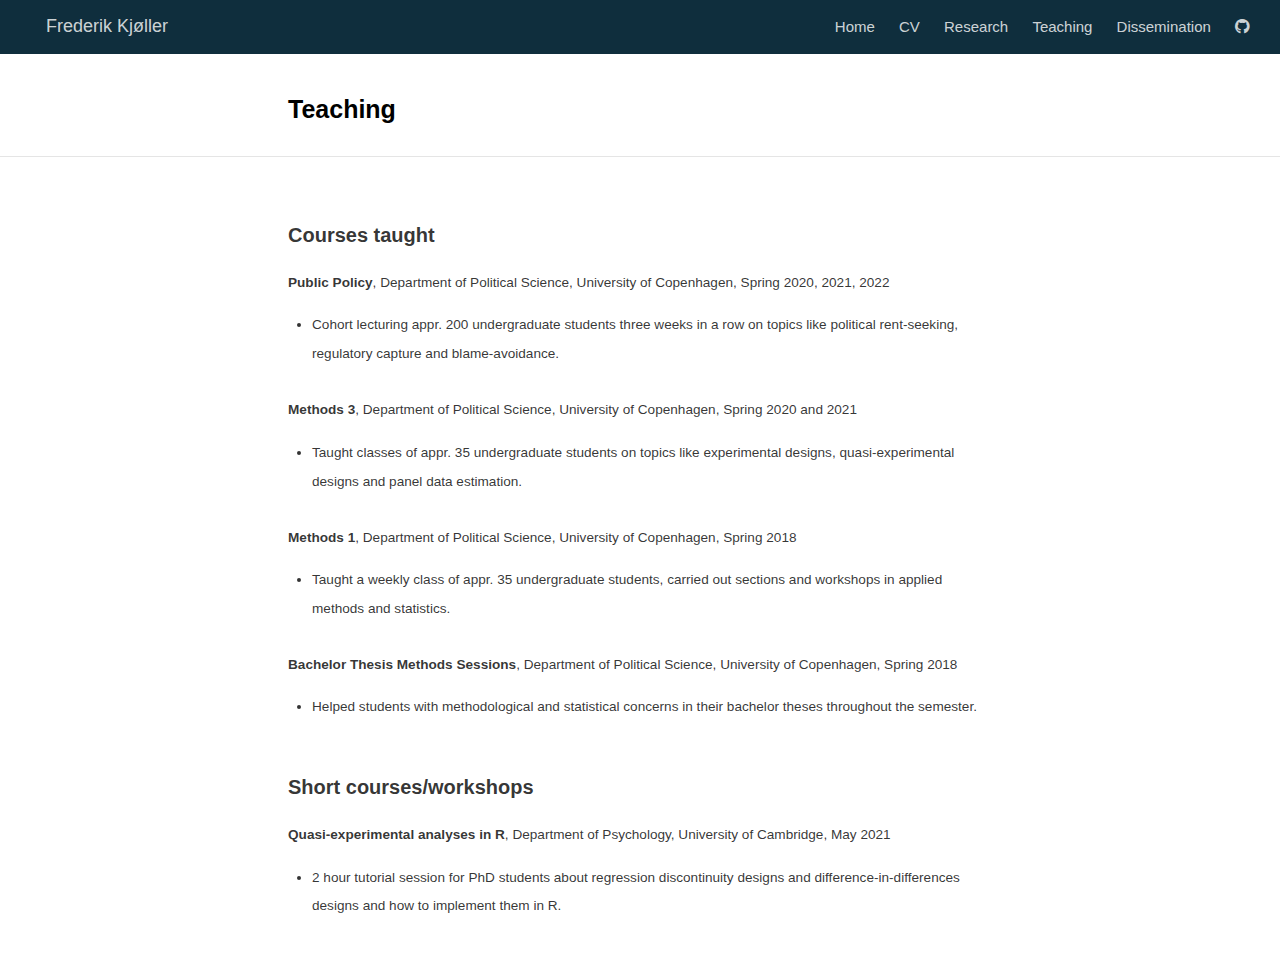
<file: docs/teaching.html>
<!DOCTYPE html>

<html xmlns="http://www.w3.org/1999/xhtml" lang="" xml:lang="">

<head>
  <meta charset="utf-8"/>
  <meta name="viewport" content="width=device-width, initial-scale=1"/>
  <meta http-equiv="X-UA-Compatible" content="IE=Edge,chrome=1"/>
  <meta name="generator" content="distill" />

  <style type="text/css">
  /* Hide doc at startup (prevent jankiness while JS renders/transforms) */
  body {
    visibility: hidden;
  }
  </style>

 <!--radix_placeholder_import_source-->
 <!--/radix_placeholder_import_source-->

<style type="text/css">code{white-space: pre;}</style>
<style type="text/css" data-origin="pandoc">
pre > code.sourceCode { white-space: pre; position: relative; }
pre > code.sourceCode > span { display: inline-block; line-height: 1.25; }
pre > code.sourceCode > span:empty { height: 1.2em; }
.sourceCode { overflow: visible; }
code.sourceCode > span { color: inherit; text-decoration: inherit; }
div.sourceCode { margin: 1em 0; }
pre.sourceCode { margin: 0; }
@media screen {
div.sourceCode { overflow: auto; }
}
@media print {
pre > code.sourceCode { white-space: pre-wrap; }
pre > code.sourceCode > span { text-indent: -5em; padding-left: 5em; }
}
pre.numberSource code
  { counter-reset: source-line 0; }
pre.numberSource code > span
  { position: relative; left: -4em; counter-increment: source-line; }
pre.numberSource code > span > a:first-child::before
  { content: counter(source-line);
    position: relative; left: -1em; text-align: right; vertical-align: baseline;
    border: none; display: inline-block;
    -webkit-touch-callout: none; -webkit-user-select: none;
    -khtml-user-select: none; -moz-user-select: none;
    -ms-user-select: none; user-select: none;
    padding: 0 4px; width: 4em;
    color: #aaaaaa;
  }
pre.numberSource { margin-left: 3em; border-left: 1px solid #aaaaaa;  padding-left: 4px; }
div.sourceCode
  {   }
@media screen {
pre > code.sourceCode > span > a:first-child::before { text-decoration: underline; }
}
code span.al { color: #ad0000; } /* Alert */
code span.an { color: #5e5e5e; } /* Annotation */
code span.at { } /* Attribute */
code span.bn { color: #ad0000; } /* BaseN */
code span.bu { } /* BuiltIn */
code span.cf { color: #007ba5; } /* ControlFlow */
code span.ch { color: #20794d; } /* Char */
code span.cn { color: #8f5902; } /* Constant */
code span.co { color: #5e5e5e; } /* Comment */
code span.cv { color: #5e5e5e; font-style: italic; } /* CommentVar */
code span.do { color: #5e5e5e; font-style: italic; } /* Documentation */
code span.dt { color: #ad0000; } /* DataType */
code span.dv { color: #ad0000; } /* DecVal */
code span.er { color: #ad0000; } /* Error */
code span.ex { } /* Extension */
code span.fl { color: #ad0000; } /* Float */
code span.fu { color: #4758ab; } /* Function */
code span.im { } /* Import */
code span.in { color: #5e5e5e; } /* Information */
code span.kw { color: #007ba5; } /* Keyword */
code span.op { color: #5e5e5e; } /* Operator */
code span.ot { color: #007ba5; } /* Other */
code span.pp { color: #ad0000; } /* Preprocessor */
code span.sc { color: #5e5e5e; } /* SpecialChar */
code span.ss { color: #20794d; } /* SpecialString */
code span.st { color: #20794d; } /* String */
code span.va { color: #111111; } /* Variable */
code span.vs { color: #20794d; } /* VerbatimString */
code span.wa { color: #5e5e5e; font-style: italic; } /* Warning */
</style>


  <!--radix_placeholder_meta_tags-->
  <title>Frederik Kjøller: Teaching</title>




  <!--  https://developers.facebook.com/docs/sharing/webmasters#markup -->
  <meta property="og:title" content="Frederik Kjøller: Teaching"/>
  <meta property="og:type" content="article"/>
  <meta property="og:locale" content="en_US"/>
  <meta property="og:site_name" content="Frederik Kjøller"/>

  <!--  https://dev.twitter.com/cards/types/summary -->
  <meta property="twitter:card" content="summary"/>
  <meta property="twitter:title" content="Frederik Kjøller: Teaching"/>

  <!--/radix_placeholder_meta_tags-->
  <!--radix_placeholder_rmarkdown_metadata-->

  <script type="text/json" id="radix-rmarkdown-metadata">
  {"type":"list","attributes":{"names":{"type":"character","attributes":{},"value":["title","output"]}},"value":[{"type":"character","attributes":{},"value":["Teaching"]},{"type":"character","attributes":{},"value":["distill::distill_article"]}]}
  </script>
  <!--/radix_placeholder_rmarkdown_metadata-->
  <!--radix_placeholder_navigation_in_header-->
  <meta name="distill:offset" content=""/>

  <script type="application/javascript">

    window.headroom_prevent_pin = false;

    window.document.addEventListener("DOMContentLoaded", function (event) {

      // initialize headroom for banner
      var header = $('header').get(0);
      var headerHeight = header.offsetHeight;
      var headroom = new Headroom(header, {
        tolerance: 5,
        onPin : function() {
          if (window.headroom_prevent_pin) {
            window.headroom_prevent_pin = false;
            headroom.unpin();
          }
        }
      });
      headroom.init();
      if(window.location.hash)
        headroom.unpin();
      $(header).addClass('headroom--transition');

      // offset scroll location for banner on hash change
      // (see: https://github.com/WickyNilliams/headroom.js/issues/38)
      window.addEventListener("hashchange", function(event) {
        window.scrollTo(0, window.pageYOffset - (headerHeight + 25));
      });

      // responsive menu
      $('.distill-site-header').each(function(i, val) {
        var topnav = $(this);
        var toggle = topnav.find('.nav-toggle');
        toggle.on('click', function() {
          topnav.toggleClass('responsive');
        });
      });

      // nav dropdowns
      $('.nav-dropbtn').click(function(e) {
        $(this).next('.nav-dropdown-content').toggleClass('nav-dropdown-active');
        $(this).parent().siblings('.nav-dropdown')
           .children('.nav-dropdown-content').removeClass('nav-dropdown-active');
      });
      $("body").click(function(e){
        $('.nav-dropdown-content').removeClass('nav-dropdown-active');
      });
      $(".nav-dropdown").click(function(e){
        e.stopPropagation();
      });
    });
  </script>

  <style type="text/css">

  /* Theme (user-documented overrideables for nav appearance) */

  .distill-site-nav {
    color: rgba(255, 255, 255, 0.8);
    background-color: #0F2E3D;
    font-size: 15px;
    font-weight: 300;
  }

  .distill-site-nav a {
    color: inherit;
    text-decoration: none;
  }

  .distill-site-nav a:hover {
    color: white;
  }

  @media print {
    .distill-site-nav {
      display: none;
    }
  }

  .distill-site-header {

  }

  .distill-site-footer {

  }


  /* Site Header */

  .distill-site-header {
    width: 100%;
    box-sizing: border-box;
    z-index: 3;
  }

  .distill-site-header .nav-left {
    display: inline-block;
    margin-left: 8px;
  }

  @media screen and (max-width: 768px) {
    .distill-site-header .nav-left {
      margin-left: 0;
    }
  }


  .distill-site-header .nav-right {
    float: right;
    margin-right: 8px;
  }

  .distill-site-header a,
  .distill-site-header .title {
    display: inline-block;
    text-align: center;
    padding: 14px 10px 14px 10px;
  }

  .distill-site-header .title {
    font-size: 18px;
    min-width: 150px;
  }

  .distill-site-header .logo {
    padding: 0;
  }

  .distill-site-header .logo img {
    display: none;
    max-height: 20px;
    width: auto;
    margin-bottom: -4px;
  }

  .distill-site-header .nav-image img {
    max-height: 18px;
    width: auto;
    display: inline-block;
    margin-bottom: -3px;
  }



  @media screen and (min-width: 1000px) {
    .distill-site-header .logo img {
      display: inline-block;
    }
    .distill-site-header .nav-left {
      margin-left: 20px;
    }
    .distill-site-header .nav-right {
      margin-right: 20px;
    }
    .distill-site-header .title {
      padding-left: 12px;
    }
  }


  .distill-site-header .nav-toggle {
    display: none;
  }

  .nav-dropdown {
    display: inline-block;
    position: relative;
  }

  .nav-dropdown .nav-dropbtn {
    border: none;
    outline: none;
    color: rgba(255, 255, 255, 0.8);
    padding: 16px 10px;
    background-color: transparent;
    font-family: inherit;
    font-size: inherit;
    font-weight: inherit;
    margin: 0;
    margin-top: 1px;
    z-index: 2;
  }

  .nav-dropdown-content {
    display: none;
    position: absolute;
    background-color: white;
    min-width: 200px;
    border: 1px solid rgba(0,0,0,0.15);
    border-radius: 4px;
    box-shadow: 0px 8px 16px 0px rgba(0,0,0,0.1);
    z-index: 1;
    margin-top: 2px;
    white-space: nowrap;
    padding-top: 4px;
    padding-bottom: 4px;
  }

  .nav-dropdown-content hr {
    margin-top: 4px;
    margin-bottom: 4px;
    border: none;
    border-bottom: 1px solid rgba(0, 0, 0, 0.1);
  }

  .nav-dropdown-active {
    display: block;
  }

  .nav-dropdown-content a, .nav-dropdown-content .nav-dropdown-header {
    color: black;
    padding: 6px 24px;
    text-decoration: none;
    display: block;
    text-align: left;
  }

  .nav-dropdown-content .nav-dropdown-header {
    display: block;
    padding: 5px 24px;
    padding-bottom: 0;
    text-transform: uppercase;
    font-size: 14px;
    color: #999999;
    white-space: nowrap;
  }

  .nav-dropdown:hover .nav-dropbtn {
    color: white;
  }

  .nav-dropdown-content a:hover {
    background-color: #ddd;
    color: black;
  }

  .nav-right .nav-dropdown-content {
    margin-left: -45%;
    right: 0;
  }

  @media screen and (max-width: 768px) {
    .distill-site-header a, .distill-site-header .nav-dropdown  {display: none;}
    .distill-site-header a.nav-toggle {
      float: right;
      display: block;
    }
    .distill-site-header .title {
      margin-left: 0;
    }
    .distill-site-header .nav-right {
      margin-right: 0;
    }
    .distill-site-header {
      overflow: hidden;
    }
    .nav-right .nav-dropdown-content {
      margin-left: 0;
    }
  }


  @media screen and (max-width: 768px) {
    .distill-site-header.responsive {position: relative; min-height: 500px; }
    .distill-site-header.responsive a.nav-toggle {
      position: absolute;
      right: 0;
      top: 0;
    }
    .distill-site-header.responsive a,
    .distill-site-header.responsive .nav-dropdown {
      display: block;
      text-align: left;
    }
    .distill-site-header.responsive .nav-left,
    .distill-site-header.responsive .nav-right {
      width: 100%;
    }
    .distill-site-header.responsive .nav-dropdown {float: none;}
    .distill-site-header.responsive .nav-dropdown-content {position: relative;}
    .distill-site-header.responsive .nav-dropdown .nav-dropbtn {
      display: block;
      width: 100%;
      text-align: left;
    }
  }

  /* Site Footer */

  .distill-site-footer {
    width: 100%;
    overflow: hidden;
    box-sizing: border-box;
    z-index: 3;
    margin-top: 30px;
    padding-top: 30px;
    padding-bottom: 30px;
    text-align: center;
  }

  /* Headroom */

  d-title {
    padding-top: 6rem;
  }

  @media print {
    d-title {
      padding-top: 4rem;
    }
  }

  .headroom {
    z-index: 1000;
    position: fixed;
    top: 0;
    left: 0;
    right: 0;
  }

  .headroom--transition {
    transition: all .4s ease-in-out;
  }

  .headroom--unpinned {
    top: -100px;
  }

  .headroom--pinned {
    top: 0;
  }

  /* adjust viewport for navbar height */
  /* helps vertically center bootstrap (non-distill) content */
  .min-vh-100 {
    min-height: calc(100vh - 100px) !important;
  }

  </style>

  <script src="site_libs/jquery-3.6.0/jquery-3.6.0.min.js"></script>
  <link href="site_libs/font-awesome-5.1.0/css/all.css" rel="stylesheet"/>
  <link href="site_libs/font-awesome-5.1.0/css/v4-shims.css" rel="stylesheet"/>
  <script src="site_libs/headroom-0.9.4/headroom.min.js"></script>
  <script src="site_libs/autocomplete-0.37.1/autocomplete.min.js"></script>
  <script src="site_libs/fuse-6.4.1/fuse.min.js"></script>

  <script type="application/javascript">

  function getMeta(metaName) {
    var metas = document.getElementsByTagName('meta');
    for (let i = 0; i < metas.length; i++) {
      if (metas[i].getAttribute('name') === metaName) {
        return metas[i].getAttribute('content');
      }
    }
    return '';
  }

  function offsetURL(url) {
    var offset = getMeta('distill:offset');
    return offset ? offset + '/' + url : url;
  }

  function createFuseIndex() {

    // create fuse index
    var options = {
      keys: [
        { name: 'title', weight: 20 },
        { name: 'categories', weight: 15 },
        { name: 'description', weight: 10 },
        { name: 'contents', weight: 5 },
      ],
      ignoreLocation: true,
      threshold: 0
    };
    var fuse = new window.Fuse([], options);

    // fetch the main search.json
    return fetch(offsetURL('search.json'))
      .then(function(response) {
        if (response.status == 200) {
          return response.json().then(function(json) {
            // index main articles
            json.articles.forEach(function(article) {
              fuse.add(article);
            });
            // download collections and index their articles
            return Promise.all(json.collections.map(function(collection) {
              return fetch(offsetURL(collection)).then(function(response) {
                if (response.status === 200) {
                  return response.json().then(function(articles) {
                    articles.forEach(function(article) {
                      fuse.add(article);
                    });
                  })
                } else {
                  return Promise.reject(
                    new Error('Unexpected status from search index request: ' +
                              response.status)
                  );
                }
              });
            })).then(function() {
              return fuse;
            });
          });

        } else {
          return Promise.reject(
            new Error('Unexpected status from search index request: ' +
                        response.status)
          );
        }
      });
  }

  window.document.addEventListener("DOMContentLoaded", function (event) {

    // get search element (bail if we don't have one)
    var searchEl = window.document.getElementById('distill-search');
    if (!searchEl)
      return;

    createFuseIndex()
      .then(function(fuse) {

        // make search box visible
        searchEl.classList.remove('hidden');

        // initialize autocomplete
        var options = {
          autoselect: true,
          hint: false,
          minLength: 2,
        };
        window.autocomplete(searchEl, options, [{
          source: function(query, callback) {
            const searchOptions = {
              isCaseSensitive: false,
              shouldSort: true,
              minMatchCharLength: 2,
              limit: 10,
            };
            var results = fuse.search(query, searchOptions);
            callback(results
              .map(function(result) { return result.item; })
            );
          },
          templates: {
            suggestion: function(suggestion) {
              var img = suggestion.preview && Object.keys(suggestion.preview).length > 0
                ? `<img src="${offsetURL(suggestion.preview)}"</img>`
                : '';
              var html = `
                <div class="search-item">
                  <h3>${suggestion.title}</h3>
                  <div class="search-item-description">
                    ${suggestion.description || ''}
                  </div>
                  <div class="search-item-preview">
                    ${img}
                  </div>
                </div>
              `;
              return html;
            }
          }
        }]).on('autocomplete:selected', function(event, suggestion) {
          window.location.href = offsetURL(suggestion.path);
        });
        // remove inline display style on autocompleter (we want to
        // manage responsive display via css)
        $('.algolia-autocomplete').css("display", "");
      })
      .catch(function(error) {
        console.log(error);
      });

  });

  </script>

  <style type="text/css">

  .nav-search {
    font-size: x-small;
  }

  /* Algolioa Autocomplete */

  .algolia-autocomplete {
    display: inline-block;
    margin-left: 10px;
    vertical-align: sub;
    background-color: white;
    color: black;
    padding: 6px;
    padding-top: 8px;
    padding-bottom: 0;
    border-radius: 6px;
    border: 1px #0F2E3D solid;
    width: 180px;
  }


  @media screen and (max-width: 768px) {
    .distill-site-nav .algolia-autocomplete {
      display: none;
      visibility: hidden;
    }
    .distill-site-nav.responsive .algolia-autocomplete {
      display: inline-block;
      visibility: visible;
    }
    .distill-site-nav.responsive .algolia-autocomplete .aa-dropdown-menu {
      margin-left: 0;
      width: 400px;
      max-height: 400px;
    }
  }

  .algolia-autocomplete .aa-input, .algolia-autocomplete .aa-hint {
    width: 90%;
    outline: none;
    border: none;
  }

  .algolia-autocomplete .aa-hint {
    color: #999;
  }
  .algolia-autocomplete .aa-dropdown-menu {
    width: 550px;
    max-height: 70vh;
    overflow-x: visible;
    overflow-y: scroll;
    padding: 5px;
    margin-top: 3px;
    margin-left: -150px;
    background-color: #fff;
    border-radius: 5px;
    border: 1px solid #999;
    border-top: none;
  }

  .algolia-autocomplete .aa-dropdown-menu .aa-suggestion {
    cursor: pointer;
    padding: 5px 4px;
    border-bottom: 1px solid #eee;
  }

  .algolia-autocomplete .aa-dropdown-menu .aa-suggestion:last-of-type {
    border-bottom: none;
    margin-bottom: 2px;
  }

  .algolia-autocomplete .aa-dropdown-menu .aa-suggestion .search-item {
    overflow: hidden;
    font-size: 0.8em;
    line-height: 1.4em;
  }

  .algolia-autocomplete .aa-dropdown-menu .aa-suggestion .search-item h3 {
    font-size: 1rem;
    margin-block-start: 0;
    margin-block-end: 5px;
  }

  .algolia-autocomplete .aa-dropdown-menu .aa-suggestion .search-item-description {
    display: inline-block;
    overflow: hidden;
    height: 2.8em;
    width: 80%;
    margin-right: 4%;
  }

  .algolia-autocomplete .aa-dropdown-menu .aa-suggestion .search-item-preview {
    display: inline-block;
    width: 15%;
  }

  .algolia-autocomplete .aa-dropdown-menu .aa-suggestion .search-item-preview img {
    height: 3em;
    width: auto;
    display: none;
  }

  .algolia-autocomplete .aa-dropdown-menu .aa-suggestion .search-item-preview img[src] {
    display: initial;
  }

  .algolia-autocomplete .aa-dropdown-menu .aa-suggestion.aa-cursor {
    background-color: #eee;
  }
  .algolia-autocomplete .aa-dropdown-menu .aa-suggestion em {
    font-weight: bold;
    font-style: normal;
  }

  </style>


  <!--/radix_placeholder_navigation_in_header-->
  <!--radix_placeholder_distill-->

  <style type="text/css">

  body {
    background-color: white;
  }

  .pandoc-table {
    width: 100%;
  }

  .pandoc-table>caption {
    margin-bottom: 10px;
  }

  .pandoc-table th:not([align]) {
    text-align: left;
  }

  .pagedtable-footer {
    font-size: 15px;
  }

  d-byline .byline {
    grid-template-columns: 2fr 2fr;
  }

  d-byline .byline h3 {
    margin-block-start: 1.5em;
  }

  d-byline .byline .authors-affiliations h3 {
    margin-block-start: 0.5em;
  }

  .authors-affiliations .orcid-id {
    width: 16px;
    height:16px;
    margin-left: 4px;
    margin-right: 4px;
    vertical-align: middle;
    padding-bottom: 2px;
  }

  d-title .dt-tags {
    margin-top: 1em;
    grid-column: text;
  }

  .dt-tags .dt-tag {
    text-decoration: none;
    display: inline-block;
    color: rgba(0,0,0,0.6);
    padding: 0em 0.4em;
    margin-right: 0.5em;
    margin-bottom: 0.4em;
    font-size: 70%;
    border: 1px solid rgba(0,0,0,0.2);
    border-radius: 3px;
    text-transform: uppercase;
    font-weight: 500;
  }

  d-article table.gt_table td,
  d-article table.gt_table th {
    border-bottom: none;
  }

  .html-widget {
    margin-bottom: 2.0em;
  }

  .l-screen-inset {
    padding-right: 16px;
  }

  .l-screen .caption {
    margin-left: 10px;
  }

  .shaded {
    background: rgb(247, 247, 247);
    padding-top: 20px;
    padding-bottom: 20px;
    border-top: 1px solid rgba(0, 0, 0, 0.1);
    border-bottom: 1px solid rgba(0, 0, 0, 0.1);
  }

  .shaded .html-widget {
    margin-bottom: 0;
    border: 1px solid rgba(0, 0, 0, 0.1);
  }

  .shaded .shaded-content {
    background: white;
  }

  .text-output {
    margin-top: 0;
    line-height: 1.5em;
  }

  .hidden {
    display: none !important;
  }

  d-article {
    padding-top: 2.5rem;
    padding-bottom: 30px;
  }

  d-appendix {
    padding-top: 30px;
  }

  d-article>p>img {
    width: 100%;
  }

  d-article h2 {
    margin: 1rem 0 1.5rem 0;
  }

  d-article h3 {
    margin-top: 1.5rem;
  }

  d-article iframe {
    border: 1px solid rgba(0, 0, 0, 0.1);
    margin-bottom: 2.0em;
    width: 100%;
  }

  /* Tweak code blocks */

  d-article div.sourceCode code,
  d-article pre code {
    font-family: Consolas, Monaco, 'Andale Mono', 'Ubuntu Mono', monospace;
  }

  d-article pre,
  d-article div.sourceCode,
  d-article div.sourceCode pre {
    overflow: auto;
  }

  d-article div.sourceCode {
    background-color: white;
  }

  d-article div.sourceCode pre {
    padding-left: 10px;
    font-size: 12px;
    border-left: 2px solid rgba(0,0,0,0.1);
  }

  d-article pre {
    font-size: 12px;
    color: black;
    background: none;
    margin-top: 0;
    text-align: left;
    white-space: pre;
    word-spacing: normal;
    word-break: normal;
    word-wrap: normal;
    line-height: 1.5;

    -moz-tab-size: 4;
    -o-tab-size: 4;
    tab-size: 4;

    -webkit-hyphens: none;
    -moz-hyphens: none;
    -ms-hyphens: none;
    hyphens: none;
  }

  d-article pre a {
    border-bottom: none;
  }

  d-article pre a:hover {
    border-bottom: none;
    text-decoration: underline;
  }

  d-article details {
    grid-column: text;
    margin-bottom: 0.8em;
  }

  @media(min-width: 768px) {

  d-article pre,
  d-article div.sourceCode,
  d-article div.sourceCode pre {
    overflow: visible !important;
  }

  d-article div.sourceCode pre {
    padding-left: 18px;
    font-size: 14px;
  }

  d-article pre {
    font-size: 14px;
  }

  }

  figure img.external {
    background: white;
    border: 1px solid rgba(0, 0, 0, 0.1);
    box-shadow: 0 1px 8px rgba(0, 0, 0, 0.1);
    padding: 18px;
    box-sizing: border-box;
  }

  /* CSS for d-contents */

  .d-contents {
    grid-column: text;
    color: rgba(0,0,0,0.8);
    font-size: 0.9em;
    padding-bottom: 1em;
    margin-bottom: 1em;
    padding-bottom: 0.5em;
    margin-bottom: 1em;
    padding-left: 0.25em;
    justify-self: start;
  }

  @media(min-width: 1000px) {
    .d-contents.d-contents-float {
      height: 0;
      grid-column-start: 1;
      grid-column-end: 4;
      justify-self: center;
      padding-right: 3em;
      padding-left: 2em;
    }
  }

  .d-contents nav h3 {
    font-size: 18px;
    margin-top: 0;
    margin-bottom: 1em;
  }

  .d-contents li {
    list-style-type: none
  }

  .d-contents nav > ul {
    padding-left: 0;
  }

  .d-contents ul {
    padding-left: 1em
  }

  .d-contents nav ul li {
    margin-top: 0.6em;
    margin-bottom: 0.2em;
  }

  .d-contents nav a {
    font-size: 13px;
    border-bottom: none;
    text-decoration: none
    color: rgba(0, 0, 0, 0.8);
  }

  .d-contents nav a:hover {
    text-decoration: underline solid rgba(0, 0, 0, 0.6)
  }

  .d-contents nav > ul > li > a {
    font-weight: 600;
  }

  .d-contents nav > ul > li > ul {
    font-weight: inherit;
  }

  .d-contents nav > ul > li > ul > li {
    margin-top: 0.2em;
  }


  .d-contents nav ul {
    margin-top: 0;
    margin-bottom: 0.25em;
  }

  .d-article-with-toc h2:nth-child(2) {
    margin-top: 0;
  }


  /* Figure */

  .figure {
    position: relative;
    margin-bottom: 2.5em;
    margin-top: 1.5em;
  }

  .figure img {
    width: 100%;
  }

  .figure .caption {
    color: rgba(0, 0, 0, 0.6);
    font-size: 12px;
    line-height: 1.5em;
  }

  .figure img.external {
    background: white;
    border: 1px solid rgba(0, 0, 0, 0.1);
    box-shadow: 0 1px 8px rgba(0, 0, 0, 0.1);
    padding: 18px;
    box-sizing: border-box;
  }

  .figure .caption a {
    color: rgba(0, 0, 0, 0.6);
  }

  .figure .caption b,
  .figure .caption strong, {
    font-weight: 600;
    color: rgba(0, 0, 0, 1.0);
  }

  /* Citations */

  d-article .citation {
    color: inherit;
    cursor: inherit;
  }

  div.hanging-indent{
    margin-left: 1em; text-indent: -1em;
  }

  /* Citation hover box */

  .tippy-box[data-theme~=light-border] {
    background-color: rgba(250, 250, 250, 0.95);
  }

  .tippy-content > p {
    margin-bottom: 0;
    padding: 2px;
  }


  /* Tweak 1000px media break to show more text */

  @media(min-width: 1000px) {
    .base-grid,
    distill-header,
    d-title,
    d-abstract,
    d-article,
    d-appendix,
    distill-appendix,
    d-byline,
    d-footnote-list,
    d-citation-list,
    distill-footer {
      grid-template-columns: [screen-start] 1fr [page-start kicker-start] 80px [middle-start] 50px [text-start kicker-end] 65px 65px 65px 65px 65px 65px 65px 65px [text-end gutter-start] 65px [middle-end] 65px [page-end gutter-end] 1fr [screen-end];
      grid-column-gap: 16px;
    }

    .grid {
      grid-column-gap: 16px;
    }

    d-article {
      font-size: 1.06rem;
      line-height: 1.7em;
    }
    figure .caption, .figure .caption, figure figcaption {
      font-size: 13px;
    }
  }

  @media(min-width: 1180px) {
    .base-grid,
    distill-header,
    d-title,
    d-abstract,
    d-article,
    d-appendix,
    distill-appendix,
    d-byline,
    d-footnote-list,
    d-citation-list,
    distill-footer {
      grid-template-columns: [screen-start] 1fr [page-start kicker-start] 60px [middle-start] 60px [text-start kicker-end] 60px 60px 60px 60px 60px 60px 60px 60px [text-end gutter-start] 60px [middle-end] 60px [page-end gutter-end] 1fr [screen-end];
      grid-column-gap: 32px;
    }

    .grid {
      grid-column-gap: 32px;
    }
  }


  /* Get the citation styles for the appendix (not auto-injected on render since
     we do our own rendering of the citation appendix) */

  d-appendix .citation-appendix,
  .d-appendix .citation-appendix {
    font-size: 11px;
    line-height: 15px;
    border-left: 1px solid rgba(0, 0, 0, 0.1);
    padding-left: 18px;
    border: 1px solid rgba(0,0,0,0.1);
    background: rgba(0, 0, 0, 0.02);
    padding: 10px 18px;
    border-radius: 3px;
    color: rgba(150, 150, 150, 1);
    overflow: hidden;
    margin-top: -12px;
    white-space: pre-wrap;
    word-wrap: break-word;
  }

  /* Include appendix styles here so they can be overridden */

  d-appendix {
    contain: layout style;
    font-size: 0.8em;
    line-height: 1.7em;
    margin-top: 60px;
    margin-bottom: 0;
    border-top: 1px solid rgba(0, 0, 0, 0.1);
    color: rgba(0,0,0,0.5);
    padding-top: 60px;
    padding-bottom: 48px;
  }

  d-appendix h3 {
    grid-column: page-start / text-start;
    font-size: 15px;
    font-weight: 500;
    margin-top: 1em;
    margin-bottom: 0;
    color: rgba(0,0,0,0.65);
  }

  d-appendix h3 + * {
    margin-top: 1em;
  }

  d-appendix ol {
    padding: 0 0 0 15px;
  }

  @media (min-width: 768px) {
    d-appendix ol {
      padding: 0 0 0 30px;
      margin-left: -30px;
    }
  }

  d-appendix li {
    margin-bottom: 1em;
  }

  d-appendix a {
    color: rgba(0, 0, 0, 0.6);
  }

  d-appendix > * {
    grid-column: text;
  }

  d-appendix > d-footnote-list,
  d-appendix > d-citation-list,
  d-appendix > distill-appendix {
    grid-column: screen;
  }

  /* Include footnote styles here so they can be overridden */

  d-footnote-list {
    contain: layout style;
  }

  d-footnote-list > * {
    grid-column: text;
  }

  d-footnote-list a.footnote-backlink {
    color: rgba(0,0,0,0.3);
    padding-left: 0.5em;
  }



  /* Anchor.js */

  .anchorjs-link {
    /*transition: all .25s linear; */
    text-decoration: none;
    border-bottom: none;
  }
  *:hover > .anchorjs-link {
    margin-left: -1.125em !important;
    text-decoration: none;
    border-bottom: none;
  }

  /* Social footer */

  .social_footer {
    margin-top: 30px;
    margin-bottom: 0;
    color: rgba(0,0,0,0.67);
  }

  .disqus-comments {
    margin-right: 30px;
  }

  .disqus-comment-count {
    border-bottom: 1px solid rgba(0, 0, 0, 0.4);
    cursor: pointer;
  }

  #disqus_thread {
    margin-top: 30px;
  }

  .article-sharing a {
    border-bottom: none;
    margin-right: 8px;
  }

  .article-sharing a:hover {
    border-bottom: none;
  }

  .sidebar-section.subscribe {
    font-size: 12px;
    line-height: 1.6em;
  }

  .subscribe p {
    margin-bottom: 0.5em;
  }


  .article-footer .subscribe {
    font-size: 15px;
    margin-top: 45px;
  }


  .sidebar-section.custom {
    font-size: 12px;
    line-height: 1.6em;
  }

  .custom p {
    margin-bottom: 0.5em;
  }

  /* Styles for listing layout (hide title) */
  .layout-listing d-title, .layout-listing .d-title {
    display: none;
  }

  /* Styles for posts lists (not auto-injected) */


  .posts-with-sidebar {
    padding-left: 45px;
    padding-right: 45px;
  }

  .posts-list .description h2,
  .posts-list .description p {
    font-family: -apple-system, BlinkMacSystemFont, "Segoe UI", Roboto, Oxygen, Ubuntu, Cantarell, "Fira Sans", "Droid Sans", "Helvetica Neue", Arial, sans-serif;
  }

  .posts-list .description h2 {
    font-weight: 700;
    border-bottom: none;
    padding-bottom: 0;
  }

  .posts-list h2.post-tag {
    border-bottom: 1px solid rgba(0, 0, 0, 0.2);
    padding-bottom: 12px;
  }
  .posts-list {
    margin-top: 60px;
    margin-bottom: 24px;
  }

  .posts-list .post-preview {
    text-decoration: none;
    overflow: hidden;
    display: block;
    border-bottom: 1px solid rgba(0, 0, 0, 0.1);
    padding: 24px 0;
  }

  .post-preview-last {
    border-bottom: none !important;
  }

  .posts-list .posts-list-caption {
    grid-column: screen;
    font-weight: 400;
  }

  .posts-list .post-preview h2 {
    margin: 0 0 6px 0;
    line-height: 1.2em;
    font-style: normal;
    font-size: 24px;
  }

  .posts-list .post-preview p {
    margin: 0 0 12px 0;
    line-height: 1.4em;
    font-size: 16px;
  }

  .posts-list .post-preview .thumbnail {
    box-sizing: border-box;
    margin-bottom: 24px;
    position: relative;
    max-width: 500px;
  }
  .posts-list .post-preview img {
    width: 100%;
    display: block;
  }

  .posts-list .metadata {
    font-size: 12px;
    line-height: 1.4em;
    margin-bottom: 18px;
  }

  .posts-list .metadata > * {
    display: inline-block;
  }

  .posts-list .metadata .publishedDate {
    margin-right: 2em;
  }

  .posts-list .metadata .dt-authors {
    display: block;
    margin-top: 0.3em;
    margin-right: 2em;
  }

  .posts-list .dt-tags {
    display: block;
    line-height: 1em;
  }

  .posts-list .dt-tags .dt-tag {
    display: inline-block;
    color: rgba(0,0,0,0.6);
    padding: 0.3em 0.4em;
    margin-right: 0.2em;
    margin-bottom: 0.4em;
    font-size: 60%;
    border: 1px solid rgba(0,0,0,0.2);
    border-radius: 3px;
    text-transform: uppercase;
    font-weight: 500;
  }

  .posts-list img {
    opacity: 1;
  }

  .posts-list img[data-src] {
    opacity: 0;
  }

  .posts-more {
    clear: both;
  }


  .posts-sidebar {
    font-size: 16px;
  }

  .posts-sidebar h3 {
    font-size: 16px;
    margin-top: 0;
    margin-bottom: 0.5em;
    font-weight: 400;
    text-transform: uppercase;
  }

  .sidebar-section {
    margin-bottom: 30px;
  }

  .categories ul {
    list-style-type: none;
    margin: 0;
    padding: 0;
  }

  .categories li {
    color: rgba(0, 0, 0, 0.8);
    margin-bottom: 0;
  }

  .categories li>a {
    border-bottom: none;
  }

  .categories li>a:hover {
    border-bottom: 1px solid rgba(0, 0, 0, 0.4);
  }

  .categories .active {
    font-weight: 600;
  }

  .categories .category-count {
    color: rgba(0, 0, 0, 0.4);
  }


  @media(min-width: 768px) {
    .posts-list .post-preview h2 {
      font-size: 26px;
    }
    .posts-list .post-preview .thumbnail {
      float: right;
      width: 30%;
      margin-bottom: 0;
    }
    .posts-list .post-preview .description {
      float: left;
      width: 45%;
    }
    .posts-list .post-preview .metadata {
      float: left;
      width: 20%;
      margin-top: 8px;
    }
    .posts-list .post-preview p {
      margin: 0 0 12px 0;
      line-height: 1.5em;
      font-size: 16px;
    }
    .posts-with-sidebar .posts-list {
      float: left;
      width: 75%;
    }
    .posts-with-sidebar .posts-sidebar {
      float: right;
      width: 20%;
      margin-top: 60px;
      padding-top: 24px;
      padding-bottom: 24px;
    }
  }


  /* Improve display for browsers without grid (IE/Edge <= 15) */

  .downlevel {
    line-height: 1.6em;
    font-family: -apple-system, BlinkMacSystemFont, "Segoe UI", Roboto, Oxygen, Ubuntu, Cantarell, "Fira Sans", "Droid Sans", "Helvetica Neue", Arial, sans-serif;
    margin: 0;
  }

  .downlevel .d-title {
    padding-top: 6rem;
    padding-bottom: 1.5rem;
  }

  .downlevel .d-title h1 {
    font-size: 50px;
    font-weight: 700;
    line-height: 1.1em;
    margin: 0 0 0.5rem;
  }

  .downlevel .d-title p {
    font-weight: 300;
    font-size: 1.2rem;
    line-height: 1.55em;
    margin-top: 0;
  }

  .downlevel .d-byline {
    padding-top: 0.8em;
    padding-bottom: 0.8em;
    font-size: 0.8rem;
    line-height: 1.8em;
  }

  .downlevel .section-separator {
    border: none;
    border-top: 1px solid rgba(0, 0, 0, 0.1);
  }

  .downlevel .d-article {
    font-size: 1.06rem;
    line-height: 1.7em;
    padding-top: 1rem;
    padding-bottom: 2rem;
  }


  .downlevel .d-appendix {
    padding-left: 0;
    padding-right: 0;
    max-width: none;
    font-size: 0.8em;
    line-height: 1.7em;
    margin-bottom: 0;
    color: rgba(0,0,0,0.5);
    padding-top: 40px;
    padding-bottom: 48px;
  }

  .downlevel .footnotes ol {
    padding-left: 13px;
  }

  .downlevel .base-grid,
  .downlevel .distill-header,
  .downlevel .d-title,
  .downlevel .d-abstract,
  .downlevel .d-article,
  .downlevel .d-appendix,
  .downlevel .distill-appendix,
  .downlevel .d-byline,
  .downlevel .d-footnote-list,
  .downlevel .d-citation-list,
  .downlevel .distill-footer,
  .downlevel .appendix-bottom,
  .downlevel .posts-container {
    padding-left: 40px;
    padding-right: 40px;
  }

  @media(min-width: 768px) {
    .downlevel .base-grid,
    .downlevel .distill-header,
    .downlevel .d-title,
    .downlevel .d-abstract,
    .downlevel .d-article,
    .downlevel .d-appendix,
    .downlevel .distill-appendix,
    .downlevel .d-byline,
    .downlevel .d-footnote-list,
    .downlevel .d-citation-list,
    .downlevel .distill-footer,
    .downlevel .appendix-bottom,
    .downlevel .posts-container {
    padding-left: 150px;
    padding-right: 150px;
    max-width: 900px;
  }
  }

  .downlevel pre code {
    display: block;
    border-left: 2px solid rgba(0, 0, 0, .1);
    padding: 0 0 0 20px;
    font-size: 14px;
  }

  .downlevel code, .downlevel pre {
    color: black;
    background: none;
    font-family: Consolas, Monaco, 'Andale Mono', 'Ubuntu Mono', monospace;
    text-align: left;
    white-space: pre;
    word-spacing: normal;
    word-break: normal;
    word-wrap: normal;
    line-height: 1.5;

    -moz-tab-size: 4;
    -o-tab-size: 4;
    tab-size: 4;

    -webkit-hyphens: none;
    -moz-hyphens: none;
    -ms-hyphens: none;
    hyphens: none;
  }

  .downlevel .posts-list .post-preview {
    color: inherit;
  }



  </style>

  <script type="application/javascript">

  function is_downlevel_browser() {
    if (bowser.isUnsupportedBrowser({ msie: "12", msedge: "16"},
                                   window.navigator.userAgent)) {
      return true;
    } else {
      return window.load_distill_framework === undefined;
    }
  }

  // show body when load is complete
  function on_load_complete() {

    // add anchors
    if (window.anchors) {
      window.anchors.options.placement = 'left';
      window.anchors.add('d-article > h2, d-article > h3, d-article > h4, d-article > h5');
    }


    // set body to visible
    document.body.style.visibility = 'visible';

    // force redraw for leaflet widgets
    if (window.HTMLWidgets) {
      var maps = window.HTMLWidgets.findAll(".leaflet");
      $.each(maps, function(i, el) {
        var map = this.getMap();
        map.invalidateSize();
        map.eachLayer(function(layer) {
          if (layer instanceof L.TileLayer)
            layer.redraw();
        });
      });
    }

    // trigger 'shown' so htmlwidgets resize
    $('d-article').trigger('shown');
  }

  function init_distill() {

    init_common();

    // create front matter
    var front_matter = $('<d-front-matter></d-front-matter>');
    $('#distill-front-matter').wrap(front_matter);

    // create d-title
    $('.d-title').changeElementType('d-title');

    // create d-byline
    var byline = $('<d-byline></d-byline>');
    $('.d-byline').replaceWith(byline);

    // create d-article
    var article = $('<d-article></d-article>');
    $('.d-article').wrap(article).children().unwrap();

    // move posts container into article
    $('.posts-container').appendTo($('d-article'));

    // create d-appendix
    $('.d-appendix').changeElementType('d-appendix');

    // flag indicating that we have appendix items
    var appendix = $('.appendix-bottom').children('h3').length > 0;

    // replace footnotes with <d-footnote>
    $('.footnote-ref').each(function(i, val) {
      appendix = true;
      var href = $(this).attr('href');
      var id = href.replace('#', '');
      var fn = $('#' + id);
      var fn_p = $('#' + id + '>p');
      fn_p.find('.footnote-back').remove();
      var text = fn_p.html();
      var dtfn = $('<d-footnote></d-footnote>');
      dtfn.html(text);
      $(this).replaceWith(dtfn);
    });
    // remove footnotes
    $('.footnotes').remove();

    // move refs into #references-listing
    $('#references-listing').replaceWith($('#refs'));

    $('h1.appendix, h2.appendix').each(function(i, val) {
      $(this).changeElementType('h3');
    });
    $('h3.appendix').each(function(i, val) {
      var id = $(this).attr('id');
      $('.d-contents a[href="#' + id + '"]').parent().remove();
      appendix = true;
      $(this).nextUntil($('h1, h2, h3')).addBack().appendTo($('d-appendix'));
    });

    // show d-appendix if we have appendix content
    $("d-appendix").css('display', appendix ? 'grid' : 'none');

    // localize layout chunks to just output
    $('.layout-chunk').each(function(i, val) {

      // capture layout
      var layout = $(this).attr('data-layout');

      // apply layout to markdown level block elements
      var elements = $(this).children().not('details, div.sourceCode, pre, script');
      elements.each(function(i, el) {
        var layout_div = $('<div class="' + layout + '"></div>');
        if (layout_div.hasClass('shaded')) {
          var shaded_content = $('<div class="shaded-content"></div>');
          $(this).wrap(shaded_content);
          $(this).parent().wrap(layout_div);
        } else {
          $(this).wrap(layout_div);
        }
      });


      // unwrap the layout-chunk div
      $(this).children().unwrap();
    });

    // remove code block used to force  highlighting css
    $('.distill-force-highlighting-css').parent().remove();

    // remove empty line numbers inserted by pandoc when using a
    // custom syntax highlighting theme
    $('code.sourceCode a:empty').remove();

    // load distill framework
    load_distill_framework();

    // wait for window.distillRunlevel == 4 to do post processing
    function distill_post_process() {

      if (!window.distillRunlevel || window.distillRunlevel < 4)
        return;

      // hide author/affiliations entirely if we have no authors
      var front_matter = JSON.parse($("#distill-front-matter").html());
      var have_authors = front_matter.authors && front_matter.authors.length > 0;
      if (!have_authors)
        $('d-byline').addClass('hidden');

      // article with toc class
      $('.d-contents').parent().addClass('d-article-with-toc');

      // strip links that point to #
      $('.authors-affiliations').find('a[href="#"]').removeAttr('href');

      // add orcid ids
      $('.authors-affiliations').find('.author').each(function(i, el) {
        var orcid_id = front_matter.authors[i].orcidID;
        if (orcid_id) {
          var a = $('<a></a>');
          a.attr('href', 'https://orcid.org/' + orcid_id);
          var img = $('<img></img>');
          img.addClass('orcid-id');
          img.attr('alt', 'ORCID ID');
          img.attr('src','[data-uri]');
          a.append(img);
          $(this).append(a);
        }
      });

      // hide elements of author/affiliations grid that have no value
      function hide_byline_column(caption) {
        $('d-byline').find('h3:contains("' + caption + '")').parent().css('visibility', 'hidden');
      }

      // affiliations
      var have_affiliations = false;
      for (var i = 0; i<front_matter.authors.length; ++i) {
        var author = front_matter.authors[i];
        if (author.affiliation !== "&nbsp;") {
          have_affiliations = true;
          break;
        }
      }
      if (!have_affiliations)
        $('d-byline').find('h3:contains("Affiliations")').css('visibility', 'hidden');

      // published date
      if (!front_matter.publishedDate)
        hide_byline_column("Published");

      // document object identifier
      var doi = $('d-byline').find('h3:contains("DOI")');
      var doi_p = doi.next().empty();
      if (!front_matter.doi) {
        // if we have a citation and valid citationText then link to that
        if ($('#citation').length > 0 && front_matter.citationText) {
          doi.html('Citation');
          $('<a href="#citation"></a>')
            .text(front_matter.citationText)
            .appendTo(doi_p);
        } else {
          hide_byline_column("DOI");
        }
      } else {
        $('<a></a>')
           .attr('href', "https://doi.org/" + front_matter.doi)
           .html(front_matter.doi)
           .appendTo(doi_p);
      }

       // change plural form of authors/affiliations
      if (front_matter.authors.length === 1) {
        var grid = $('.authors-affiliations');
        grid.children('h3:contains("Authors")').text('Author');
        grid.children('h3:contains("Affiliations")').text('Affiliation');
      }

      // remove d-appendix and d-footnote-list local styles
      $('d-appendix > style:first-child').remove();
      $('d-footnote-list > style:first-child').remove();

      // move appendix-bottom entries to the bottom
      $('.appendix-bottom').appendTo('d-appendix').children().unwrap();
      $('.appendix-bottom').remove();

      // hoverable references
      $('span.citation[data-cites]').each(function() {
        var refs = $(this).attr('data-cites').split(" ");
        var refHtml = refs.map(function(ref) {
          return "<p>" + $('#ref-' + ref).html() + "</p>";
        }).join("\n");
        window.tippy(this, {
          allowHTML: true,
          content: refHtml,
          maxWidth: 500,
          interactive: true,
          interactiveBorder: 10,
          theme: 'light-border',
          placement: 'bottom-start'
        });
      });

      // clear polling timer
      clearInterval(tid);

      // show body now that everything is ready
      on_load_complete();
    }

    var tid = setInterval(distill_post_process, 50);
    distill_post_process();

  }

  function init_downlevel() {

    init_common();

     // insert hr after d-title
    $('.d-title').after($('<hr class="section-separator"/>'));

    // check if we have authors
    var front_matter = JSON.parse($("#distill-front-matter").html());
    var have_authors = front_matter.authors && front_matter.authors.length > 0;

    // manage byline/border
    if (!have_authors)
      $('.d-byline').remove();
    $('.d-byline').after($('<hr class="section-separator"/>'));
    $('.d-byline a').remove();

    // remove toc
    $('.d-contents').remove();

    // move appendix elements
    $('h1.appendix, h2.appendix').each(function(i, val) {
      $(this).changeElementType('h3');
    });
    $('h3.appendix').each(function(i, val) {
      $(this).nextUntil($('h1, h2, h3')).addBack().appendTo($('.d-appendix'));
    });


    // inject headers into references and footnotes
    var refs_header = $('<h3></h3>');
    refs_header.text('References');
    $('#refs').prepend(refs_header);

    var footnotes_header = $('<h3></h3');
    footnotes_header.text('Footnotes');
    $('.footnotes').children('hr').first().replaceWith(footnotes_header);

    // move appendix-bottom entries to the bottom
    $('.appendix-bottom').appendTo('.d-appendix').children().unwrap();
    $('.appendix-bottom').remove();

    // remove appendix if it's empty
    if ($('.d-appendix').children().length === 0)
      $('.d-appendix').remove();

    // prepend separator above appendix
    $('.d-appendix').before($('<hr class="section-separator" style="clear: both"/>'));

    // trim code
    $('pre>code').each(function(i, val) {
      $(this).html($.trim($(this).html()));
    });

    // move posts-container right before article
    $('.posts-container').insertBefore($('.d-article'));

    $('body').addClass('downlevel');

    on_load_complete();
  }


  function init_common() {

    // jquery plugin to change element types
    (function($) {
      $.fn.changeElementType = function(newType) {
        var attrs = {};

        $.each(this[0].attributes, function(idx, attr) {
          attrs[attr.nodeName] = attr.nodeValue;
        });

        this.replaceWith(function() {
          return $("<" + newType + "/>", attrs).append($(this).contents());
        });
      };
    })(jQuery);

    // prevent underline for linked images
    $('a > img').parent().css({'border-bottom' : 'none'});

    // mark non-body figures created by knitr chunks as 100% width
    $('.layout-chunk').each(function(i, val) {
      var figures = $(this).find('img, .html-widget');
      if ($(this).attr('data-layout') !== "l-body") {
        figures.css('width', '100%');
      } else {
        figures.css('max-width', '100%');
        figures.filter("[width]").each(function(i, val) {
          var fig = $(this);
          fig.css('width', fig.attr('width') + 'px');
        });

      }
    });

    // auto-append index.html to post-preview links in file: protocol
    // and in rstudio ide preview
    $('.post-preview').each(function(i, val) {
      if (window.location.protocol === "file:")
        $(this).attr('href', $(this).attr('href') + "index.html");
    });

    // get rid of index.html references in header
    if (window.location.protocol !== "file:") {
      $('.distill-site-header a[href]').each(function(i,val) {
        $(this).attr('href', $(this).attr('href').replace("index.html", "./"));
      });
    }

    // add class to pandoc style tables
    $('tr.header').parent('thead').parent('table').addClass('pandoc-table');
    $('.kable-table').children('table').addClass('pandoc-table');

    // add figcaption style to table captions
    $('caption').parent('table').addClass("figcaption");

    // initialize posts list
    if (window.init_posts_list)
      window.init_posts_list();

    // implmement disqus comment link
    $('.disqus-comment-count').click(function() {
      window.headroom_prevent_pin = true;
      $('#disqus_thread').toggleClass('hidden');
      if (!$('#disqus_thread').hasClass('hidden')) {
        var offset = $(this).offset();
        $(window).resize();
        $('html, body').animate({
          scrollTop: offset.top - 35
        });
      }
    });
  }

  document.addEventListener('DOMContentLoaded', function() {
    if (is_downlevel_browser())
      init_downlevel();
    else
      window.addEventListener('WebComponentsReady', init_distill);
  });

  </script>

  <style type="text/css">
  /* base variables */

  /* Edit the CSS properties in this file to create a custom
     Distill theme. Only edit values in the right column
     for each row; values shown are the CSS defaults.
     To return any property to the default,
     you may set its value to: unset
     All rows must end with a semi-colon.                      */

  /* Optional: embed custom fonts here with `@import`          */
  /* This must remain at the top of this file.                 */



  html {
    /*-- Main font sizes --*/
    --title-size:      50px;
    --body-size:       1.06rem;
    --code-size:       14px;
    --aside-size:      12px;
    --fig-cap-size:    13px;
    /*-- Main font colors --*/
    --title-color:     #000000;
    --header-color:    rgba(0, 0, 0, 0.8);
    --body-color:      rgba(0, 0, 0, 0.8);
    --aside-color:     rgba(0, 0, 0, 0.6);
    --fig-cap-color:   rgba(0, 0, 0, 0.6);
    /*-- Specify custom fonts ~~~ must be imported above   --*/
    --heading-font:    sans-serif;
    --mono-font:       monospace;
    --body-font:       sans-serif;
    --navbar-font:     sans-serif;  /* websites + blogs only */
  }

  /*-- ARTICLE METADATA --*/
  d-byline {
    --heading-size:    0.6rem;
    --heading-color:   rgba(0, 0, 0, 0.5);
    --body-size:       0.8rem;
    --body-color:      rgba(0, 0, 0, 0.8);
  }

  /*-- ARTICLE TABLE OF CONTENTS --*/
  .d-contents {
    --heading-size:    18px;
    --contents-size:   13px;
  }

  /*-- ARTICLE APPENDIX --*/
  d-appendix {
    --heading-size:    15px;
    --heading-color:   rgba(0, 0, 0, 0.65);
    --text-size:       0.8em;
    --text-color:      rgba(0, 0, 0, 0.5);
  }

  /*-- WEBSITE HEADER + FOOTER --*/
  /* These properties only apply to Distill sites and blogs  */

  .distill-site-header {
    --title-size:       18px;
    --text-color:       rgba(255, 255, 255, 0.8);
    --text-size:        15px;
    --hover-color:      white;
    --bkgd-color:       #0F2E3D;
  }

  .distill-site-footer {
    --text-color:       rgba(255, 255, 255, 0.8);
    --text-size:        15px;
    --hover-color:      white;
    --bkgd-color:       #0F2E3D;
  }

  /*-- Additional custom styles --*/
  /* Add any additional CSS rules below                      */
  </style>
  <style type="text/css">
  /* base variables */

  /* Edit the CSS properties in this file to create a custom
     Distill theme. Only edit values in the right column
     for each row; values shown are the CSS defaults.
     To return any property to the default,
     you may set its value to: unset
     All rows must end with a semi-colon.                      */

  /* Optional: embed custom fonts here with `@import`          */
  /* This must remain at the top of this file.                 */



  html {
    /*-- Main font sizes --*/
    --title-size:      25px;
    --body-size:       0.85rem;
    --code-size:       14px;
    --aside-size:      12px;
    --fig-cap-size:    13px;
    /*-- Main font colors --*/
    --title-color:     #000000; /* this is title like "research" */
    --header-color:    rgba(0, 0, 0, 0.8); /* header */
    --body-color:      rgba(0, 0, 0, 0.8); /* selve brødteksten */
    --aside-color:     rgba(0, 0, 0, 0.6);
    --fig-cap-color:   rgba(0, 0, 0, 0.6);
    /*-- Specify custom fonts ~~~ must be imported above   --*/
    --heading-font:    sans-serif;
    --mono-font:       monospace;
    --body-font:       sans-serif;
    --navbar-font:     sans-serif;  /* websites + blogs only */
  }

  /*-- ARTICLE METADATA --*/
  d-byline {
    --heading-size:    0.6rem;
    --heading-color:   rgba(0, 0, 0, 0.5);
    --body-size:       0.8rem;
    --body-color:      rgba(0, 0, 0, 0.8);
  }

  /*-- ARTICLE TABLE OF CONTENTS --*/
  .d-contents {
    --heading-size:    18px;
    --contents-size:   13px;
  }

  /*-- ARTICLE APPENDIX --*/
  d-appendix {
    --heading-size:    15px;
    --heading-color:   rgba(0, 0, 0, 0.65);
    --text-size:       0.8em;
    --text-color:      rgba(0, 0, 0, 0.5);
  }

  /*-- WEBSITE HEADER + FOOTER --*/
  /* These properties only apply to Distill sites and blogs  */

  .distill-site-header {
    --title-size:       18px;
    --text-color:       rgba(255, 255, 255, 0.8);
    --text-size:        15px;
    --hover-color:      white;
    --bkgd-color:       #0F2E3D;
  }

  .distill-site-footer {
    --text-color:       rgba(255, 255, 255, 0.8);
    --text-size:        15px;
    --hover-color:      white;
    --bkgd-color:       #0F2E3D;
  }

  /*-- Additional custom styles --*/
  /* Add any additional CSS rules below                      */

  .posts-list .metadata .publishedDate {
      color: rgb(249, 83, 85);
  }

  /* Line spacing 
  .adjust-line-height {
    line-height: 1em;
  }*/

  /* Use specific font in the body of the text */
  /*html, body, p {
      /*font-weight: 200;*/
      /*line-height: 1rem;
      /*font-style: normal;*/
  /*} */</style>
  <style type="text/css">
  /* base style */

  /* FONT FAMILIES */

  :root {
    --heading-default: -apple-system, BlinkMacSystemFont, "Segoe UI", Roboto, Oxygen, Ubuntu, Cantarell, "Fira Sans", "Droid Sans", "Helvetica Neue", Arial, sans-serif;
    --mono-default: Consolas, Monaco, 'Andale Mono', 'Ubuntu Mono', monospace;
    --body-default: -apple-system, BlinkMacSystemFont, "Segoe UI", Roboto, Oxygen, Ubuntu, Cantarell, "Fira Sans", "Droid Sans", "Helvetica Neue", Arial, sans-serif;
  }

  body,
  .posts-list .post-preview p,
  .posts-list .description p {
    font-family: var(--body-font), var(--body-default);
  }

  h1, h2, h3, h4, h5, h6,
  .posts-list .post-preview h2,
  .posts-list .description h2 {
    font-family: var(--heading-font), var(--heading-default);
  }

  d-article div.sourceCode code,
  d-article pre code {
    font-family: var(--mono-font), var(--mono-default);
  }


  /*-- TITLE --*/
  d-title h1,
  .posts-list > h1 {
    color: var(--title-color, black);
  }

  d-title h1 {
    font-size: var(--title-size, 50px);
  }

  /*-- HEADERS --*/
  d-article h1,
  d-article h2,
  d-article h3,
  d-article h4,
  d-article h5,
  d-article h6 {
    color: var(--header-color, rgba(0, 0, 0, 0.8));
  }

  /*-- BODY --*/
  d-article > p,  /* only text inside of <p> tags */
  d-article > ul, /* lists */
  d-article > ol {
    color: var(--body-color, rgba(0, 0, 0, 0.8));
    font-size: var(--body-size, 1.06rem);
  }


  /*-- CODE --*/
  d-article div.sourceCode code,
  d-article pre code {
    font-size: var(--code-size, 14px);
  }

  /*-- ASIDE --*/
  d-article aside {
    font-size: var(--aside-size, 12px);
    color: var(--aside-color, rgba(0, 0, 0, 0.6));
  }

  /*-- FIGURE CAPTIONS --*/
  figure .caption,
  figure figcaption,
  .figure .caption {
    font-size: var(--fig-cap-size, 13px);
    color: var(--fig-cap-color, rgba(0, 0, 0, 0.6));
  }

  /*-- METADATA --*/
  d-byline h3 {
    font-size: var(--heading-size, 0.6rem);
    color: var(--heading-color, rgba(0, 0, 0, 0.5));
  }

  d-byline {
    font-size: var(--body-size, 0.8rem);
    color: var(--body-color, rgba(0, 0, 0, 0.8));
  }

  d-byline a,
  d-article d-byline a {
    color: var(--body-color, rgba(0, 0, 0, 0.8));
  }

  /*-- TABLE OF CONTENTS --*/
  .d-contents nav h3 {
    font-size: var(--heading-size, 18px);
  }

  .d-contents nav a {
    font-size: var(--contents-size, 13px);
  }

  /*-- APPENDIX --*/
  d-appendix h3 {
    font-size: var(--heading-size, 15px);
    color: var(--heading-color, rgba(0, 0, 0, 0.65));
  }

  d-appendix {
    font-size: var(--text-size, 0.8em);
    color: var(--text-color, rgba(0, 0, 0, 0.5));
  }

  d-appendix d-footnote-list a.footnote-backlink {
    color: var(--text-color, rgba(0, 0, 0, 0.5));
  }

  /*-- WEBSITE HEADER + FOOTER --*/
  .distill-site-header .title {
    font-size: var(--title-size, 18px);
    font-family: var(--navbar-font), var(--heading-default);
  }

  .distill-site-header a,
  .nav-dropdown .nav-dropbtn {
    font-family: var(--navbar-font), var(--heading-default);
  }

  .nav-dropdown .nav-dropbtn {
    color: var(--text-color, rgba(255, 255, 255, 0.8));
    font-size: var(--text-size, 15px);
  }

  .distill-site-header a:hover,
  .nav-dropdown:hover .nav-dropbtn {
    color: var(--hover-color, white);
  }

  .distill-site-header {
    font-size: var(--text-size, 15px);
    color: var(--text-color, rgba(255, 255, 255, 0.8));
    background-color: var(--bkgd-color, #0F2E3D);
  }

  .distill-site-footer {
    font-size: var(--text-size, 15px);
    color: var(--text-color, rgba(255, 255, 255, 0.8));
    background-color: var(--bkgd-color, #0F2E3D);
  }

  .distill-site-footer a:hover {
    color: var(--hover-color, white);
  }</style>
  <!--/radix_placeholder_distill-->
  <script src="site_libs/header-attrs-2.11/header-attrs.js"></script>
  <script src="site_libs/popper-2.6.0/popper.min.js"></script>
  <link href="site_libs/tippy-6.2.7/tippy.css" rel="stylesheet" />
  <link href="site_libs/tippy-6.2.7/tippy-light-border.css" rel="stylesheet" />
  <script src="site_libs/tippy-6.2.7/tippy.umd.min.js"></script>
  <script src="site_libs/anchor-4.2.2/anchor.min.js"></script>
  <script src="site_libs/bowser-1.9.3/bowser.min.js"></script>
  <script src="site_libs/webcomponents-2.0.0/webcomponents.js"></script>
  <script src="site_libs/distill-2.2.21/template.v2.js"></script>
  <!--radix_placeholder_site_in_header-->
  <!--/radix_placeholder_site_in_header-->


</head>

<body>

<!--radix_placeholder_front_matter-->

<script id="distill-front-matter" type="text/json">
{"title":"Teaching","authors":[]}
</script>

<!--/radix_placeholder_front_matter-->
<!--radix_placeholder_navigation_before_body-->
<header class="header header--fixed" role="banner">
<nav class="distill-site-nav distill-site-header">
<div class="nav-left">
<a href="index.html" class="title">Frederik Kjøller</a>
</div>
<div class="nav-right">
<a href="index.html">Home</a>
<a href="cv.html">CV</a>
<a href="research.html">Research</a>
<a href="teaching.html">Teaching</a>
<a href="dissemination.html">Dissemination</a>
<a href="https://github.com/fkjoellerlarsen">
<i class="fab fa-github" aria-hidden="true"></i>
</a>
<a href="javascript:void(0);" class="nav-toggle">&#9776;</a>
</div>
</nav>
</header>
<!--/radix_placeholder_navigation_before_body-->
<!--radix_placeholder_site_before_body-->
<!--/radix_placeholder_site_before_body-->

<div class="d-title">
<h1>Teaching</h1>
<!--radix_placeholder_categories-->
<!--/radix_placeholder_categories-->

</div>


<div class="d-article">
<h3 id="courses-taught">Courses taught</h3>
<p><strong>Public Policy</strong>, Department of Political Science,
University of Copenhagen, Spring 2020, 2021, 2022</p>
<ul>
<li>Cohort lecturing appr. 200 undergraduate students three weeks in a
row on topics like political rent-seeking, regulatory capture and
blame-avoidance.</li>
</ul>
<p>
<p><strong>Methods 3</strong>, Department of Political Science,
University of Copenhagen, Spring 2020 and 2021</p>
<ul>
<li>Taught classes of appr. 35 undergraduate students on topics like
experimental designs, quasi-experimental designs and panel data
estimation.</li>
</ul>
<p>
<p><strong>Methods 1</strong>, Department of Political Science,
University of Copenhagen, Spring 2018</p>
<ul>
<li>Taught a weekly class of appr. 35 undergraduate students, carried
out sections and workshops in applied methods and statistics.</li>
</ul>
<p>
<p><strong>Bachelor Thesis Methods Sessions</strong>, Department of
Political Science, University of Copenhagen, Spring 2018</p>
<ul>
<li>Helped students with methodological and statistical concerns in
their bachelor theses throughout the semester.</li>
</ul>
<p>
<h3 id="short-coursesworkshops">Short courses/workshops</h3>
<p><strong>Quasi-experimental analyses in R</strong>, Department of
Psychology, University of Cambridge, May 2021</p>
<ul>
<li>2 hour tutorial session for PhD students about regression
discontinuity designs and difference-in-differences designs and how to
implement them in R.</li>
</ul>
<div class="sourceCode" id="cb1"><pre
class="sourceCode r distill-force-highlighting-css"><code class="sourceCode r"></code></pre></div>
<!--radix_placeholder_article_footer-->
<!--/radix_placeholder_article_footer-->
</div>

<div class="d-appendix">
</div>


<!--radix_placeholder_site_after_body-->
<!--/radix_placeholder_site_after_body-->
<!--radix_placeholder_appendices-->
<div class="appendix-bottom"></div>
<!--/radix_placeholder_appendices-->
<!--radix_placeholder_navigation_after_body-->
<!--/radix_placeholder_navigation_after_body-->

</body>

</html>
</file>
<file: docs/site_libs/tippy-6.2.7/tippy.css>
.tippy-box[data-animation=fade][data-state=hidden]{opacity:0}[data-tippy-root]{max-width:calc(100vw - 10px)}.tippy-box{position:relative;background-color:#333;color:#fff;border-radius:4px;font-size:14px;line-height:1.4;outline:0;transition-property:transform,visibility,opacity}.tippy-box[data-placement^=top]>.tippy-arrow{bottom:0}.tippy-box[data-placement^=top]>.tippy-arrow:before{bottom:-7px;left:0;border-width:8px 8px 0;border-top-color:initial;transform-origin:center top}.tippy-box[data-placement^=bottom]>.tippy-arrow{top:0}.tippy-box[data-placement^=bottom]>.tippy-arrow:before{top:-7px;left:0;border-width:0 8px 8px;border-bottom-color:initial;transform-origin:center bottom}.tippy-box[data-placement^=left]>.tippy-arrow{right:0}.tippy-box[data-placement^=left]>.tippy-arrow:before{border-width:8px 0 8px 8px;border-left-color:initial;right:-7px;transform-origin:center left}.tippy-box[data-placement^=right]>.tippy-arrow{left:0}.tippy-box[data-placement^=right]>.tippy-arrow:before{left:-7px;border-width:8px 8px 8px 0;border-right-color:initial;transform-origin:center right}.tippy-box[data-inertia][data-state=visible]{transition-timing-function:cubic-bezier(.54,1.5,.38,1.11)}.tippy-arrow{width:16px;height:16px;color:#333}.tippy-arrow:before{content:"";position:absolute;border-color:transparent;border-style:solid}.tippy-content{position:relative;padding:5px 9px;z-index:1}
</file>
<file: docs/site_libs/tippy-6.2.7/tippy-light-border.css>
.tippy-box[data-theme~=light-border]{background-color:#fff;background-clip:padding-box;border:1px solid rgba(0,8,16,.15);color:#333;box-shadow:0 4px 14px -2px rgba(0,8,16,.08)}.tippy-box[data-theme~=light-border]>.tippy-backdrop{background-color:#fff}.tippy-box[data-theme~=light-border]>.tippy-arrow:after,.tippy-box[data-theme~=light-border]>.tippy-svg-arrow:after{content:"";position:absolute;z-index:-1}.tippy-box[data-theme~=light-border]>.tippy-arrow:after{border-color:transparent;border-style:solid}.tippy-box[data-theme~=light-border][data-placement^=top]>.tippy-arrow:before{border-top-color:#fff}.tippy-box[data-theme~=light-border][data-placement^=top]>.tippy-arrow:after{border-top-color:rgba(0,8,16,.2);border-width:7px 7px 0;top:17px;left:1px}.tippy-box[data-theme~=light-border][data-placement^=top]>.tippy-svg-arrow>svg{top:16px}.tippy-box[data-theme~=light-border][data-placement^=top]>.tippy-svg-arrow:after{top:17px}.tippy-box[data-theme~=light-border][data-placement^=bottom]>.tippy-arrow:before{border-bottom-color:#fff;bottom:16px}.tippy-box[data-theme~=light-border][data-placement^=bottom]>.tippy-arrow:after{border-bottom-color:rgba(0,8,16,.2);border-width:0 7px 7px;bottom:17px;left:1px}.tippy-box[data-theme~=light-border][data-placement^=bottom]>.tippy-svg-arrow>svg{bottom:16px}.tippy-box[data-theme~=light-border][data-placement^=bottom]>.tippy-svg-arrow:after{bottom:17px}.tippy-box[data-theme~=light-border][data-placement^=left]>.tippy-arrow:before{border-left-color:#fff}.tippy-box[data-theme~=light-border][data-placement^=left]>.tippy-arrow:after{border-left-color:rgba(0,8,16,.2);border-width:7px 0 7px 7px;left:17px;top:1px}.tippy-box[data-theme~=light-border][data-placement^=left]>.tippy-svg-arrow>svg{left:11px}.tippy-box[data-theme~=light-border][data-placement^=left]>.tippy-svg-arrow:after{left:12px}.tippy-box[data-theme~=light-border][data-placement^=right]>.tippy-arrow:before{border-right-color:#fff;right:16px}.tippy-box[data-theme~=light-border][data-placement^=right]>.tippy-arrow:after{border-width:7px 7px 7px 0;right:17px;top:1px;border-right-color:rgba(0,8,16,.2)}.tippy-box[data-theme~=light-border][data-placement^=right]>.tippy-svg-arrow>svg{right:11px}.tippy-box[data-theme~=light-border][data-placement^=right]>.tippy-svg-arrow:after{right:12px}.tippy-box[data-theme~=light-border]>.tippy-svg-arrow{fill:#fff}.tippy-box[data-theme~=light-border]>.tippy-svg-arrow:after{background-image:url([data-uri]);background-size:16px 6px;width:16px;height:6px}
</file>
<file: docs/site_libs/font-awesome-5.1.0/css/all.css>
/*!
 * Font Awesome Free 5.1.0 by @fontawesome - https://fontawesome.com
 * License - https://fontawesome.com/license (Icons: CC BY 4.0, Fonts: SIL OFL 1.1, Code: MIT License)
 */
.fa,.fab,.fal,.far,.fas{-moz-osx-font-smoothing:grayscale;-webkit-font-smoothing:antialiased;display:inline-block;font-style:normal;font-variant:normal;text-rendering:auto;line-height:1}.fa-lg{font-size:1.33333em;line-height:.75em;vertical-align:-.0667em}.fa-xs{font-size:.75em}.fa-sm{font-size:.875em}.fa-1x{font-size:1em}.fa-2x{font-size:2em}.fa-3x{font-size:3em}.fa-4x{font-size:4em}.fa-5x{font-size:5em}.fa-6x{font-size:6em}.fa-7x{font-size:7em}.fa-8x{font-size:8em}.fa-9x{font-size:9em}.fa-10x{font-size:10em}.fa-fw{text-align:center;width:1.25em}.fa-ul{list-style-type:none;margin-left:2.5em;padding-left:0}.fa-ul>li{position:relative}.fa-li{left:-2em;position:absolute;text-align:center;width:2em;line-height:inherit}.fa-border{border:.08em solid #eee;border-radius:.1em;padding:.2em .25em .15em}.fa-pull-left{float:left}.fa-pull-right{float:right}.fa.fa-pull-left,.fab.fa-pull-left,.fal.fa-pull-left,.far.fa-pull-left,.fas.fa-pull-left{margin-right:.3em}.fa.fa-pull-right,.fab.fa-pull-right,.fal.fa-pull-right,.far.fa-pull-right,.fas.fa-pull-right{margin-left:.3em}.fa-spin{animation:a 2s infinite linear}.fa-pulse{animation:a 1s infinite steps(8)}@keyframes a{0%{transform:rotate(0deg)}to{transform:rotate(1turn)}}.fa-rotate-90{-ms-filter:"progid:DXImageTransform.Microsoft.BasicImage(rotation=1)";transform:rotate(90deg)}.fa-rotate-180{-ms-filter:"progid:DXImageTransform.Microsoft.BasicImage(rotation=2)";transform:rotate(180deg)}.fa-rotate-270{-ms-filter:"progid:DXImageTransform.Microsoft.BasicImage(rotation=3)";transform:rotate(270deg)}.fa-flip-horizontal{-ms-filter:"progid:DXImageTransform.Microsoft.BasicImage(rotation=0, mirror=1)";transform:scaleX(-1)}.fa-flip-vertical{transform:scaleY(-1)}.fa-flip-horizontal.fa-flip-vertical,.fa-flip-vertical{-ms-filter:"progid:DXImageTransform.Microsoft.BasicImage(rotation=2, mirror=1)"}.fa-flip-horizontal.fa-flip-vertical{transform:scale(-1)}:root .fa-flip-horizontal,:root .fa-flip-vertical,:root .fa-rotate-90,:root .fa-rotate-180,:root .fa-rotate-270{-webkit-filter:none;filter:none}.fa-stack{display:inline-block;height:2em;line-height:2em;position:relative;vertical-align:middle;width:2em}.fa-stack-1x,.fa-stack-2x{left:0;position:absolute;text-align:center;width:100%}.fa-stack-1x{line-height:inherit}.fa-stack-2x{font-size:2em}.fa-inverse{color:#fff}.fa-500px:before{content:"\f26e"}.fa-accessible-icon:before{content:"\f368"}.fa-accusoft:before{content:"\f369"}.fa-address-book:before{content:"\f2b9"}.fa-address-card:before{content:"\f2bb"}.fa-adjust:before{content:"\f042"}.fa-adn:before{content:"\f170"}.fa-adversal:before{content:"\f36a"}.fa-affiliatetheme:before{content:"\f36b"}.fa-algolia:before{content:"\f36c"}.fa-align-center:before{content:"\f037"}.fa-align-justify:before{content:"\f039"}.fa-align-left:before{content:"\f036"}.fa-align-right:before{content:"\f038"}.fa-allergies:before{content:"\f461"}.fa-amazon:before{content:"\f270"}.fa-amazon-pay:before{content:"\f42c"}.fa-ambulance:before{content:"\f0f9"}.fa-american-sign-language-interpreting:before{content:"\f2a3"}.fa-amilia:before{content:"\f36d"}.fa-anchor:before{content:"\f13d"}.fa-android:before{content:"\f17b"}.fa-angellist:before{content:"\f209"}.fa-angle-double-down:before{content:"\f103"}.fa-angle-double-left:before{content:"\f100"}.fa-angle-double-right:before{content:"\f101"}.fa-angle-double-up:before{content:"\f102"}.fa-angle-down:before{content:"\f107"}.fa-angle-left:before{content:"\f104"}.fa-angle-right:before{content:"\f105"}.fa-angle-up:before{content:"\f106"}.fa-angry:before{content:"\f556"}.fa-angrycreative:before{content:"\f36e"}.fa-angular:before{content:"\f420"}.fa-app-store:before{content:"\f36f"}.fa-app-store-ios:before{content:"\f370"}.fa-apper:before{content:"\f371"}.fa-apple:before{content:"\f179"}.fa-apple-pay:before{content:"\f415"}.fa-archive:before{content:"\f187"}.fa-archway:before{content:"\f557"}.fa-arrow-alt-circle-down:before{content:"\f358"}.fa-arrow-alt-circle-left:before{content:"\f359"}.fa-arrow-alt-circle-right:before{content:"\f35a"}.fa-arrow-alt-circle-up:before{content:"\f35b"}.fa-arrow-circle-down:before{content:"\f0ab"}.fa-arrow-circle-left:before{content:"\f0a8"}.fa-arrow-circle-right:before{content:"\f0a9"}.fa-arrow-circle-up:before{content:"\f0aa"}.fa-arrow-down:before{content:"\f063"}.fa-arrow-left:before{content:"\f060"}.fa-arrow-right:before{content:"\f061"}.fa-arrow-up:before{content:"\f062"}.fa-arrows-alt:before{content:"\f0b2"}.fa-arrows-alt-h:before{content:"\f337"}.fa-arrows-alt-v:before{content:"\f338"}.fa-assistive-listening-systems:before{content:"\f2a2"}.fa-asterisk:before{content:"\f069"}.fa-asymmetrik:before{content:"\f372"}.fa-at:before{content:"\f1fa"}.fa-atlas:before{content:"\f558"}.fa-audible:before{content:"\f373"}.fa-audio-description:before{content:"\f29e"}.fa-autoprefixer:before{content:"\f41c"}.fa-avianex:before{content:"\f374"}.fa-aviato:before{content:"\f421"}.fa-award:before{content:"\f559"}.fa-aws:before{content:"\f375"}.fa-backspace:before{content:"\f55a"}.fa-backward:before{content:"\f04a"}.fa-balance-scale:before{content:"\f24e"}.fa-ban:before{content:"\f05e"}.fa-band-aid:before{content:"\f462"}.fa-bandcamp:before{content:"\f2d5"}.fa-barcode:before{content:"\f02a"}.fa-bars:before{content:"\f0c9"}.fa-baseball-ball:before{content:"\f433"}.fa-basketball-ball:before{content:"\f434"}.fa-bath:before{content:"\f2cd"}.fa-battery-empty:before{content:"\f244"}.fa-battery-full:before{content:"\f240"}.fa-battery-half:before{content:"\f242"}.fa-battery-quarter:before{content:"\f243"}.fa-battery-three-quarters:before{content:"\f241"}.fa-bed:before{content:"\f236"}.fa-beer:before{content:"\f0fc"}.fa-behance:before{content:"\f1b4"}.fa-behance-square:before{content:"\f1b5"}.fa-bell:before{content:"\f0f3"}.fa-bell-slash:before{content:"\f1f6"}.fa-bezier-curve:before{content:"\f55b"}.fa-bicycle:before{content:"\f206"}.fa-bimobject:before{content:"\f378"}.fa-binoculars:before{content:"\f1e5"}.fa-birthday-cake:before{content:"\f1fd"}.fa-bitbucket:before{content:"\f171"}.fa-bitcoin:before{content:"\f379"}.fa-bity:before{content:"\f37a"}.fa-black-tie:before{content:"\f27e"}.fa-blackberry:before{content:"\f37b"}.fa-blender:before{content:"\f517"}.fa-blind:before{content:"\f29d"}.fa-blogger:before{content:"\f37c"}.fa-blogger-b:before{content:"\f37d"}.fa-bluetooth:before{content:"\f293"}.fa-bluetooth-b:before{content:"\f294"}.fa-bold:before{content:"\f032"}.fa-bolt:before{content:"\f0e7"}.fa-bomb:before{content:"\f1e2"}.fa-bong:before{content:"\f55c"}.fa-book:before{content:"\f02d"}.fa-book-open:before{content:"\f518"}.fa-bookmark:before{content:"\f02e"}.fa-bowling-ball:before{content:"\f436"}.fa-box:before{content:"\f466"}.fa-box-open:before{content:"\f49e"}.fa-boxes:before{content:"\f468"}.fa-braille:before{content:"\f2a1"}.fa-briefcase:before{content:"\f0b1"}.fa-briefcase-medical:before{content:"\f469"}.fa-broadcast-tower:before{content:"\f519"}.fa-broom:before{content:"\f51a"}.fa-brush:before{content:"\f55d"}.fa-btc:before{content:"\f15a"}.fa-bug:before{content:"\f188"}.fa-building:before{content:"\f1ad"}.fa-bullhorn:before{content:"\f0a1"}.fa-bullseye:before{content:"\f140"}.fa-burn:before{content:"\f46a"}.fa-buromobelexperte:before{content:"\f37f"}.fa-bus:before{content:"\f207"}.fa-bus-alt:before{content:"\f55e"}.fa-buysellads:before{content:"\f20d"}.fa-calculator:before{content:"\f1ec"}.fa-calendar:before{content:"\f133"}.fa-calendar-alt:before{content:"\f073"}.fa-calendar-check:before{content:"\f274"}.fa-calendar-minus:before{content:"\f272"}.fa-calendar-plus:before{content:"\f271"}.fa-calendar-times:before{content:"\f273"}.fa-camera:before{content:"\f030"}.fa-camera-retro:before{content:"\f083"}.fa-cannabis:before{content:"\f55f"}.fa-capsules:before{content:"\f46b"}.fa-car:before{content:"\f1b9"}.fa-caret-down:before{content:"\f0d7"}.fa-caret-left:before{content:"\f0d9"}.fa-caret-right:before{content:"\f0da"}.fa-caret-square-down:before{content:"\f150"}.fa-caret-square-left:before{content:"\f191"}.fa-caret-square-right:before{content:"\f152"}.fa-caret-square-up:before{content:"\f151"}.fa-caret-up:before{content:"\f0d8"}.fa-cart-arrow-down:before{content:"\f218"}.fa-cart-plus:before{content:"\f217"}.fa-cc-amazon-pay:before{content:"\f42d"}.fa-cc-amex:before{content:"\f1f3"}.fa-cc-apple-pay:before{content:"\f416"}.fa-cc-diners-club:before{content:"\f24c"}.fa-cc-discover:before{content:"\f1f2"}.fa-cc-jcb:before{content:"\f24b"}.fa-cc-mastercard:before{content:"\f1f1"}.fa-cc-paypal:before{content:"\f1f4"}.fa-cc-stripe:before{content:"\f1f5"}.fa-cc-visa:before{content:"\f1f0"}.fa-centercode:before{content:"\f380"}.fa-certificate:before{content:"\f0a3"}.fa-chalkboard:before{content:"\f51b"}.fa-chalkboard-teacher:before{content:"\f51c"}.fa-chart-area:before{content:"\f1fe"}.fa-chart-bar:before{content:"\f080"}.fa-chart-line:before{content:"\f201"}.fa-chart-pie:before{content:"\f200"}.fa-check:before{content:"\f00c"}.fa-check-circle:before{content:"\f058"}.fa-check-double:before{content:"\f560"}.fa-check-square:before{content:"\f14a"}.fa-chess:before{content:"\f439"}.fa-chess-bishop:before{content:"\f43a"}.fa-chess-board:before{content:"\f43c"}.fa-chess-king:before{content:"\f43f"}.fa-chess-knight:before{content:"\f441"}.fa-chess-pawn:before{content:"\f443"}.fa-chess-queen:before{content:"\f445"}.fa-chess-rook:before{content:"\f447"}.fa-chevron-circle-down:before{content:"\f13a"}.fa-chevron-circle-left:before{content:"\f137"}.fa-chevron-circle-right:before{content:"\f138"}.fa-chevron-circle-up:before{content:"\f139"}.fa-chevron-down:before{content:"\f078"}.fa-chevron-left:before{content:"\f053"}.fa-chevron-right:before{content:"\f054"}.fa-chevron-up:before{content:"\f077"}.fa-child:before{content:"\f1ae"}.fa-chrome:before{content:"\f268"}.fa-church:before{content:"\f51d"}.fa-circle:before{content:"\f111"}.fa-circle-notch:before{content:"\f1ce"}.fa-clipboard:before{content:"\f328"}.fa-clipboard-check:before{content:"\f46c"}.fa-clipboard-list:before{content:"\f46d"}.fa-clock:before{content:"\f017"}.fa-clone:before{content:"\f24d"}.fa-closed-captioning:before{content:"\f20a"}.fa-cloud:before{content:"\f0c2"}.fa-cloud-download-alt:before{content:"\f381"}.fa-cloud-upload-alt:before{content:"\f382"}.fa-cloudscale:before{content:"\f383"}.fa-cloudsmith:before{content:"\f384"}.fa-cloudversify:before{content:"\f385"}.fa-cocktail:before{content:"\f561"}.fa-code:before{content:"\f121"}.fa-code-branch:before{content:"\f126"}.fa-codepen:before{content:"\f1cb"}.fa-codiepie:before{content:"\f284"}.fa-coffee:before{content:"\f0f4"}.fa-cog:before{content:"\f013"}.fa-cogs:before{content:"\f085"}.fa-coins:before{content:"\f51e"}.fa-columns:before{content:"\f0db"}.fa-comment:before{content:"\f075"}.fa-comment-alt:before{content:"\f27a"}.fa-comment-dots:before{content:"\f4ad"}.fa-comment-slash:before{content:"\f4b3"}.fa-comments:before{content:"\f086"}.fa-compact-disc:before{content:"\f51f"}.fa-compass:before{content:"\f14e"}.fa-compress:before{content:"\f066"}.fa-concierge-bell:before{content:"\f562"}.fa-connectdevelop:before{content:"\f20e"}.fa-contao:before{content:"\f26d"}.fa-cookie:before{content:"\f563"}.fa-cookie-bite:before{content:"\f564"}.fa-copy:before{content:"\f0c5"}.fa-copyright:before{content:"\f1f9"}.fa-couch:before{content:"\f4b8"}.fa-cpanel:before{content:"\f388"}.fa-creative-commons:before{content:"\f25e"}.fa-creative-commons-by:before{content:"\f4e7"}.fa-creative-commons-nc:before{content:"\f4e8"}.fa-creative-commons-nc-eu:before{content:"\f4e9"}.fa-creative-commons-nc-jp:before{content:"\f4ea"}.fa-creative-commons-nd:before{content:"\f4eb"}.fa-creative-commons-pd:before{content:"\f4ec"}.fa-creative-commons-pd-alt:before{content:"\f4ed"}.fa-creative-commons-remix:before{content:"\f4ee"}.fa-creative-commons-sa:before{content:"\f4ef"}.fa-creative-commons-sampling:before{content:"\f4f0"}.fa-creative-commons-sampling-plus:before{content:"\f4f1"}.fa-creative-commons-share:before{content:"\f4f2"}.fa-credit-card:before{content:"\f09d"}.fa-crop:before{content:"\f125"}.fa-crop-alt:before{content:"\f565"}.fa-crosshairs:before{content:"\f05b"}.fa-crow:before{content:"\f520"}.fa-crown:before{content:"\f521"}.fa-css3:before{content:"\f13c"}.fa-css3-alt:before{content:"\f38b"}.fa-cube:before{content:"\f1b2"}.fa-cubes:before{content:"\f1b3"}.fa-cut:before{content:"\f0c4"}.fa-cuttlefish:before{content:"\f38c"}.fa-d-and-d:before{content:"\f38d"}.fa-dashcube:before{content:"\f210"}.fa-database:before{content:"\f1c0"}.fa-deaf:before{content:"\f2a4"}.fa-delicious:before{content:"\f1a5"}.fa-deploydog:before{content:"\f38e"}.fa-deskpro:before{content:"\f38f"}.fa-desktop:before{content:"\f108"}.fa-deviantart:before{content:"\f1bd"}.fa-diagnoses:before{content:"\f470"}.fa-dice:before{content:"\f522"}.fa-dice-five:before{content:"\f523"}.fa-dice-four:before{content:"\f524"}.fa-dice-one:before{content:"\f525"}.fa-dice-six:before{content:"\f526"}.fa-dice-three:before{content:"\f527"}.fa-dice-two:before{content:"\f528"}.fa-digg:before{content:"\f1a6"}.fa-digital-ocean:before{content:"\f391"}.fa-digital-tachograph:before{content:"\f566"}.fa-discord:before{content:"\f392"}.fa-discourse:before{content:"\f393"}.fa-divide:before{content:"\f529"}.fa-dizzy:before{content:"\f567"}.fa-dna:before{content:"\f471"}.fa-dochub:before{content:"\f394"}.fa-docker:before{content:"\f395"}.fa-dollar-sign:before{content:"\f155"}.fa-dolly:before{content:"\f472"}.fa-dolly-flatbed:before{content:"\f474"}.fa-donate:before{content:"\f4b9"}.fa-door-closed:before{content:"\f52a"}.fa-door-open:before{content:"\f52b"}.fa-dot-circle:before{content:"\f192"}.fa-dove:before{content:"\f4ba"}.fa-download:before{content:"\f019"}.fa-draft2digital:before{content:"\f396"}.fa-drafting-compass:before{content:"\f568"}.fa-dribbble:before{content:"\f17d"}.fa-dribbble-square:before{content:"\f397"}.fa-dropbox:before{content:"\f16b"}.fa-drum:before{content:"\f569"}.fa-drum-steelpan:before{content:"\f56a"}.fa-drupal:before{content:"\f1a9"}.fa-dumbbell:before{content:"\f44b"}.fa-dyalog:before{content:"\f399"}.fa-earlybirds:before{content:"\f39a"}.fa-ebay:before{content:"\f4f4"}.fa-edge:before{content:"\f282"}.fa-edit:before{content:"\f044"}.fa-eject:before{content:"\f052"}.fa-elementor:before{content:"\f430"}.fa-ellipsis-h:before{content:"\f141"}.fa-ellipsis-v:before{content:"\f142"}.fa-ember:before{content:"\f423"}.fa-empire:before{content:"\f1d1"}.fa-envelope:before{content:"\f0e0"}.fa-envelope-open:before{content:"\f2b6"}.fa-envelope-square:before{content:"\f199"}.fa-envira:before{content:"\f299"}.fa-equals:before{content:"\f52c"}.fa-eraser:before{content:"\f12d"}.fa-erlang:before{content:"\f39d"}.fa-ethereum:before{content:"\f42e"}.fa-etsy:before{content:"\f2d7"}.fa-euro-sign:before{content:"\f153"}.fa-exchange-alt:before{content:"\f362"}.fa-exclamation:before{content:"\f12a"}.fa-exclamation-circle:before{content:"\f06a"}.fa-exclamation-triangle:before{content:"\f071"}.fa-expand:before{content:"\f065"}.fa-expand-arrows-alt:before{content:"\f31e"}.fa-expeditedssl:before{content:"\f23e"}.fa-external-link-alt:before{content:"\f35d"}.fa-external-link-square-alt:before{content:"\f360"}.fa-eye:before{content:"\f06e"}.fa-eye-dropper:before{content:"\f1fb"}.fa-eye-slash:before{content:"\f070"}.fa-facebook:before{content:"\f09a"}.fa-facebook-f:before{content:"\f39e"}.fa-facebook-messenger:before{content:"\f39f"}.fa-facebook-square:before{content:"\f082"}.fa-fast-backward:before{content:"\f049"}.fa-fast-forward:before{content:"\f050"}.fa-fax:before{content:"\f1ac"}.fa-feather:before{content:"\f52d"}.fa-feather-alt:before{content:"\f56b"}.fa-female:before{content:"\f182"}.fa-fighter-jet:before{content:"\f0fb"}.fa-file:before{content:"\f15b"}.fa-file-alt:before{content:"\f15c"}.fa-file-archive:before{content:"\f1c6"}.fa-file-audio:before{content:"\f1c7"}.fa-file-code:before{content:"\f1c9"}.fa-file-contract:before{content:"\f56c"}.fa-file-download:before{content:"\f56d"}.fa-file-excel:before{content:"\f1c3"}.fa-file-export:before{content:"\f56e"}.fa-file-image:before{content:"\f1c5"}.fa-file-import:before{content:"\f56f"}.fa-file-invoice:before{content:"\f570"}.fa-file-invoice-dollar:before{content:"\f571"}.fa-file-medical:before{content:"\f477"}.fa-file-medical-alt:before{content:"\f478"}.fa-file-pdf:before{content:"\f1c1"}.fa-file-powerpoint:before{content:"\f1c4"}.fa-file-prescription:before{content:"\f572"}.fa-file-signature:before{content:"\f573"}.fa-file-upload:before{content:"\f574"}.fa-file-video:before{content:"\f1c8"}.fa-file-word:before{content:"\f1c2"}.fa-fill:before{content:"\f575"}.fa-fill-drip:before{content:"\f576"}.fa-film:before{content:"\f008"}.fa-filter:before{content:"\f0b0"}.fa-fingerprint:before{content:"\f577"}.fa-fire:before{content:"\f06d"}.fa-fire-extinguisher:before{content:"\f134"}.fa-firefox:before{content:"\f269"}.fa-first-aid:before{content:"\f479"}.fa-first-order:before{content:"\f2b0"}.fa-first-order-alt:before{content:"\f50a"}.fa-firstdraft:before{content:"\f3a1"}.fa-fish:before{content:"\f578"}.fa-flag:before{content:"\f024"}.fa-flag-checkered:before{content:"\f11e"}.fa-flask:before{content:"\f0c3"}.fa-flickr:before{content:"\f16e"}.fa-flipboard:before{content:"\f44d"}.fa-flushed:before{content:"\f579"}.fa-fly:before{content:"\f417"}.fa-folder:before{content:"\f07b"}.fa-folder-open:before{content:"\f07c"}.fa-font:before{content:"\f031"}.fa-font-awesome:before{content:"\f2b4"}.fa-font-awesome-alt:before{content:"\f35c"}.fa-font-awesome-flag:before{content:"\f425"}.fa-font-awesome-logo-full:before{content:"\f4e6"}.fa-fonticons:before{content:"\f280"}.fa-fonticons-fi:before{content:"\f3a2"}.fa-football-ball:before{content:"\f44e"}.fa-fort-awesome:before{content:"\f286"}.fa-fort-awesome-alt:before{content:"\f3a3"}.fa-forumbee:before{content:"\f211"}.fa-forward:before{content:"\f04e"}.fa-foursquare:before{content:"\f180"}.fa-free-code-camp:before{content:"\f2c5"}.fa-freebsd:before{content:"\f3a4"}.fa-frog:before{content:"\f52e"}.fa-frown:before{content:"\f119"}.fa-frown-open:before{content:"\f57a"}.fa-fulcrum:before{content:"\f50b"}.fa-futbol:before{content:"\f1e3"}.fa-galactic-republic:before{content:"\f50c"}.fa-galactic-senate:before{content:"\f50d"}.fa-gamepad:before{content:"\f11b"}.fa-gas-pump:before{content:"\f52f"}.fa-gavel:before{content:"\f0e3"}.fa-gem:before{content:"\f3a5"}.fa-genderless:before{content:"\f22d"}.fa-get-pocket:before{content:"\f265"}.fa-gg:before{content:"\f260"}.fa-gg-circle:before{content:"\f261"}.fa-gift:before{content:"\f06b"}.fa-git:before{content:"\f1d3"}.fa-git-square:before{content:"\f1d2"}.fa-github:before{content:"\f09b"}.fa-github-alt:before{content:"\f113"}.fa-github-square:before{content:"\f092"}.fa-gitkraken:before{content:"\f3a6"}.fa-gitlab:before{content:"\f296"}.fa-gitter:before{content:"\f426"}.fa-glass-martini:before{content:"\f000"}.fa-glass-martini-alt:before{content:"\f57b"}.fa-glasses:before{content:"\f530"}.fa-glide:before{content:"\f2a5"}.fa-glide-g:before{content:"\f2a6"}.fa-globe:before{content:"\f0ac"}.fa-globe-africa:before{content:"\f57c"}.fa-globe-americas:before{content:"\f57d"}.fa-globe-asia:before{content:"\f57e"}.fa-gofore:before{content:"\f3a7"}.fa-golf-ball:before{content:"\f450"}.fa-goodreads:before{content:"\f3a8"}.fa-goodreads-g:before{content:"\f3a9"}.fa-google:before{content:"\f1a0"}.fa-google-drive:before{content:"\f3aa"}.fa-google-play:before{content:"\f3ab"}.fa-google-plus:before{content:"\f2b3"}.fa-google-plus-g:before{content:"\f0d5"}.fa-google-plus-square:before{content:"\f0d4"}.fa-google-wallet:before{content:"\f1ee"}.fa-graduation-cap:before{content:"\f19d"}.fa-gratipay:before{content:"\f184"}.fa-grav:before{content:"\f2d6"}.fa-greater-than:before{content:"\f531"}.fa-greater-than-equal:before{content:"\f532"}.fa-grimace:before{content:"\f57f"}.fa-grin:before{content:"\f580"}.fa-grin-alt:before{content:"\f581"}.fa-grin-beam:before{content:"\f582"}.fa-grin-beam-sweat:before{content:"\f583"}.fa-grin-hearts:before{content:"\f584"}.fa-grin-squint:before{content:"\f585"}.fa-grin-squint-tears:before{content:"\f586"}.fa-grin-stars:before{content:"\f587"}.fa-grin-tears:before{content:"\f588"}.fa-grin-tongue:before{content:"\f589"}.fa-grin-tongue-squint:before{content:"\f58a"}.fa-grin-tongue-wink:before{content:"\f58b"}.fa-grin-wink:before{content:"\f58c"}.fa-grip-horizontal:before{content:"\f58d"}.fa-grip-vertical:before{content:"\f58e"}.fa-gripfire:before{content:"\f3ac"}.fa-grunt:before{content:"\f3ad"}.fa-gulp:before{content:"\f3ae"}.fa-h-square:before{content:"\f0fd"}.fa-hacker-news:before{content:"\f1d4"}.fa-hacker-news-square:before{content:"\f3af"}.fa-hand-holding:before{content:"\f4bd"}.fa-hand-holding-heart:before{content:"\f4be"}.fa-hand-holding-usd:before{content:"\f4c0"}.fa-hand-lizard:before{content:"\f258"}.fa-hand-paper:before{content:"\f256"}.fa-hand-peace:before{content:"\f25b"}.fa-hand-point-down:before{content:"\f0a7"}.fa-hand-point-left:before{content:"\f0a5"}.fa-hand-point-right:before{content:"\f0a4"}.fa-hand-point-up:before{content:"\f0a6"}.fa-hand-pointer:before{content:"\f25a"}.fa-hand-rock:before{content:"\f255"}.fa-hand-scissors:before{content:"\f257"}.fa-hand-spock:before{content:"\f259"}.fa-hands:before{content:"\f4c2"}.fa-hands-helping:before{content:"\f4c4"}.fa-handshake:before{content:"\f2b5"}.fa-hashtag:before{content:"\f292"}.fa-hdd:before{content:"\f0a0"}.fa-heading:before{content:"\f1dc"}.fa-headphones:before{content:"\f025"}.fa-headphones-alt:before{content:"\f58f"}.fa-headset:before{content:"\f590"}.fa-heart:before{content:"\f004"}.fa-heartbeat:before{content:"\f21e"}.fa-helicopter:before{content:"\f533"}.fa-highlighter:before{content:"\f591"}.fa-hips:before{content:"\f452"}.fa-hire-a-helper:before{content:"\f3b0"}.fa-history:before{content:"\f1da"}.fa-hockey-puck:before{content:"\f453"}.fa-home:before{content:"\f015"}.fa-hooli:before{content:"\f427"}.fa-hornbill:before{content:"\f592"}.fa-hospital:before{content:"\f0f8"}.fa-hospital-alt:before{content:"\f47d"}.fa-hospital-symbol:before{content:"\f47e"}.fa-hot-tub:before{content:"\f593"}.fa-hotel:before{content:"\f594"}.fa-hotjar:before{content:"\f3b1"}.fa-hourglass:before{content:"\f254"}.fa-hourglass-end:before{content:"\f253"}.fa-hourglass-half:before{content:"\f252"}.fa-hourglass-start:before{content:"\f251"}.fa-houzz:before{content:"\f27c"}.fa-html5:before{content:"\f13b"}.fa-hubspot:before{content:"\f3b2"}.fa-i-cursor:before{content:"\f246"}.fa-id-badge:before{content:"\f2c1"}.fa-id-card:before{content:"\f2c2"}.fa-id-card-alt:before{content:"\f47f"}.fa-image:before{content:"\f03e"}.fa-images:before{content:"\f302"}.fa-imdb:before{content:"\f2d8"}.fa-inbox:before{content:"\f01c"}.fa-indent:before{content:"\f03c"}.fa-industry:before{content:"\f275"}.fa-infinity:before{content:"\f534"}.fa-info:before{content:"\f129"}.fa-info-circle:before{content:"\f05a"}.fa-instagram:before{content:"\f16d"}.fa-internet-explorer:before{content:"\f26b"}.fa-ioxhost:before{content:"\f208"}.fa-italic:before{content:"\f033"}.fa-itunes:before{content:"\f3b4"}.fa-itunes-note:before{content:"\f3b5"}.fa-java:before{content:"\f4e4"}.fa-jedi-order:before{content:"\f50e"}.fa-jenkins:before{content:"\f3b6"}.fa-joget:before{content:"\f3b7"}.fa-joint:before{content:"\f595"}.fa-joomla:before{content:"\f1aa"}.fa-js:before{content:"\f3b8"}.fa-js-square:before{content:"\f3b9"}.fa-jsfiddle:before{content:"\f1cc"}.fa-key:before{content:"\f084"}.fa-keybase:before{content:"\f4f5"}.fa-keyboard:before{content:"\f11c"}.fa-keycdn:before{content:"\f3ba"}.fa-kickstarter:before{content:"\f3bb"}.fa-kickstarter-k:before{content:"\f3bc"}.fa-kiss:before{content:"\f596"}.fa-kiss-beam:before{content:"\f597"}.fa-kiss-wink-heart:before{content:"\f598"}.fa-kiwi-bird:before{content:"\f535"}.fa-korvue:before{content:"\f42f"}.fa-language:before{content:"\f1ab"}.fa-laptop:before{content:"\f109"}.fa-laravel:before{content:"\f3bd"}.fa-lastfm:before{content:"\f202"}.fa-lastfm-square:before{content:"\f203"}.fa-laugh:before{content:"\f599"}.fa-laugh-beam:before{content:"\f59a"}.fa-laugh-squint:before{content:"\f59b"}.fa-laugh-wink:before{content:"\f59c"}.fa-leaf:before{content:"\f06c"}.fa-leanpub:before{content:"\f212"}.fa-lemon:before{content:"\f094"}.fa-less:before{content:"\f41d"}.fa-less-than:before{content:"\f536"}.fa-less-than-equal:before{content:"\f537"}.fa-level-down-alt:before{content:"\f3be"}.fa-level-up-alt:before{content:"\f3bf"}.fa-life-ring:before{content:"\f1cd"}.fa-lightbulb:before{content:"\f0eb"}.fa-line:before{content:"\f3c0"}.fa-link:before{content:"\f0c1"}.fa-linkedin:before{content:"\f08c"}.fa-linkedin-in:before{content:"\f0e1"}.fa-linode:before{content:"\f2b8"}.fa-linux:before{content:"\f17c"}.fa-lira-sign:before{content:"\f195"}.fa-list:before{content:"\f03a"}.fa-list-alt:before{content:"\f022"}.fa-list-ol:before{content:"\f0cb"}.fa-list-ul:before{content:"\f0ca"}.fa-location-arrow:before{content:"\f124"}.fa-lock:before{content:"\f023"}.fa-lock-open:before{content:"\f3c1"}.fa-long-arrow-alt-down:before{content:"\f309"}.fa-long-arrow-alt-left:before{content:"\f30a"}.fa-long-arrow-alt-right:before{content:"\f30b"}.fa-long-arrow-alt-up:before{content:"\f30c"}.fa-low-vision:before{content:"\f2a8"}.fa-luggage-cart:before{content:"\f59d"}.fa-lyft:before{content:"\f3c3"}.fa-magento:before{content:"\f3c4"}.fa-magic:before{content:"\f0d0"}.fa-magnet:before{content:"\f076"}.fa-mailchimp:before{content:"\f59e"}.fa-male:before{content:"\f183"}.fa-mandalorian:before{content:"\f50f"}.fa-map:before{content:"\f279"}.fa-map-marked:before{content:"\f59f"}.fa-map-marked-alt:before{content:"\f5a0"}.fa-map-marker:before{content:"\f041"}.fa-map-marker-alt:before{content:"\f3c5"}.fa-map-pin:before{content:"\f276"}.fa-map-signs:before{content:"\f277"}.fa-marker:before{content:"\f5a1"}.fa-mars:before{content:"\f222"}.fa-mars-double:before{content:"\f227"}.fa-mars-stroke:before{content:"\f229"}.fa-mars-stroke-h:before{content:"\f22b"}.fa-mars-stroke-v:before{content:"\f22a"}.fa-mastodon:before{content:"\f4f6"}.fa-maxcdn:before{content:"\f136"}.fa-medal:before{content:"\f5a2"}.fa-medapps:before{content:"\f3c6"}.fa-medium:before{content:"\f23a"}.fa-medium-m:before{content:"\f3c7"}.fa-medkit:before{content:"\f0fa"}.fa-medrt:before{content:"\f3c8"}.fa-meetup:before{content:"\f2e0"}.fa-megaport:before{content:"\f5a3"}.fa-meh:before{content:"\f11a"}.fa-meh-blank:before{content:"\f5a4"}.fa-meh-rolling-eyes:before{content:"\f5a5"}.fa-memory:before{content:"\f538"}.fa-mercury:before{content:"\f223"}.fa-microchip:before{content:"\f2db"}.fa-microphone:before{content:"\f130"}.fa-microphone-alt:before{content:"\f3c9"}.fa-microphone-alt-slash:before{content:"\f539"}.fa-microphone-slash:before{content:"\f131"}.fa-microsoft:before{content:"\f3ca"}.fa-minus:before{content:"\f068"}.fa-minus-circle:before{content:"\f056"}.fa-minus-square:before{content:"\f146"}.fa-mix:before{content:"\f3cb"}.fa-mixcloud:before{content:"\f289"}.fa-mizuni:before{content:"\f3cc"}.fa-mobile:before{content:"\f10b"}.fa-mobile-alt:before{content:"\f3cd"}.fa-modx:before{content:"\f285"}.fa-monero:before{content:"\f3d0"}.fa-money-bill:before{content:"\f0d6"}.fa-money-bill-alt:before{content:"\f3d1"}.fa-money-bill-wave:before{content:"\f53a"}.fa-money-bill-wave-alt:before{content:"\f53b"}.fa-money-check:before{content:"\f53c"}.fa-money-check-alt:before{content:"\f53d"}.fa-monument:before{content:"\f5a6"}.fa-moon:before{content:"\f186"}.fa-mortar-pestle:before{content:"\f5a7"}.fa-motorcycle:before{content:"\f21c"}.fa-mouse-pointer:before{content:"\f245"}.fa-music:before{content:"\f001"}.fa-napster:before{content:"\f3d2"}.fa-neuter:before{content:"\f22c"}.fa-newspaper:before{content:"\f1ea"}.fa-nimblr:before{content:"\f5a8"}.fa-nintendo-switch:before{content:"\f418"}.fa-node:before{content:"\f419"}.fa-node-js:before{content:"\f3d3"}.fa-not-equal:before{content:"\f53e"}.fa-notes-medical:before{content:"\f481"}.fa-npm:before{content:"\f3d4"}.fa-ns8:before{content:"\f3d5"}.fa-nutritionix:before{content:"\f3d6"}.fa-object-group:before{content:"\f247"}.fa-object-ungroup:before{content:"\f248"}.fa-odnoklassniki:before{content:"\f263"}.fa-odnoklassniki-square:before{content:"\f264"}.fa-old-republic:before{content:"\f510"}.fa-opencart:before{content:"\f23d"}.fa-openid:before{content:"\f19b"}.fa-opera:before{content:"\f26a"}.fa-optin-monster:before{content:"\f23c"}.fa-osi:before{content:"\f41a"}.fa-outdent:before{content:"\f03b"}.fa-page4:before{content:"\f3d7"}.fa-pagelines:before{content:"\f18c"}.fa-paint-brush:before{content:"\f1fc"}.fa-paint-roller:before{content:"\f5aa"}.fa-palette:before{content:"\f53f"}.fa-palfed:before{content:"\f3d8"}.fa-pallet:before{content:"\f482"}.fa-paper-plane:before{content:"\f1d8"}.fa-paperclip:before{content:"\f0c6"}.fa-parachute-box:before{content:"\f4cd"}.fa-paragraph:before{content:"\f1dd"}.fa-parking:before{content:"\f540"}.fa-passport:before{content:"\f5ab"}.fa-paste:before{content:"\f0ea"}.fa-patreon:before{content:"\f3d9"}.fa-pause:before{content:"\f04c"}.fa-pause-circle:before{content:"\f28b"}.fa-paw:before{content:"\f1b0"}.fa-paypal:before{content:"\f1ed"}.fa-pen:before{content:"\f304"}.fa-pen-alt:before{content:"\f305"}.fa-pen-fancy:before{content:"\f5ac"}.fa-pen-nib:before{content:"\f5ad"}.fa-pen-square:before{content:"\f14b"}.fa-pencil-alt:before{content:"\f303"}.fa-pencil-ruler:before{content:"\f5ae"}.fa-people-carry:before{content:"\f4ce"}.fa-percent:before{content:"\f295"}.fa-percentage:before{content:"\f541"}.fa-periscope:before{content:"\f3da"}.fa-phabricator:before{content:"\f3db"}.fa-phoenix-framework:before{content:"\f3dc"}.fa-phoenix-squadron:before{content:"\f511"}.fa-phone:before{content:"\f095"}.fa-phone-slash:before{content:"\f3dd"}.fa-phone-square:before{content:"\f098"}.fa-phone-volume:before{content:"\f2a0"}.fa-php:before{content:"\f457"}.fa-pied-piper:before{content:"\f2ae"}.fa-pied-piper-alt:before{content:"\f1a8"}.fa-pied-piper-hat:before{content:"\f4e5"}.fa-pied-piper-pp:before{content:"\f1a7"}.fa-piggy-bank:before{content:"\f4d3"}.fa-pills:before{content:"\f484"}.fa-pinterest:before{content:"\f0d2"}.fa-pinterest-p:before{content:"\f231"}.fa-pinterest-square:before{content:"\f0d3"}.fa-plane:before{content:"\f072"}.fa-plane-arrival:before{content:"\f5af"}.fa-plane-departure:before{content:"\f5b0"}.fa-play:before{content:"\f04b"}.fa-play-circle:before{content:"\f144"}.fa-playstation:before{content:"\f3df"}.fa-plug:before{content:"\f1e6"}.fa-plus:before{content:"\f067"}.fa-plus-circle:before{content:"\f055"}.fa-plus-square:before{content:"\f0fe"}.fa-podcast:before{content:"\f2ce"}.fa-poo:before{content:"\f2fe"}.fa-portrait:before{content:"\f3e0"}.fa-pound-sign:before{content:"\f154"}.fa-power-off:before{content:"\f011"}.fa-prescription:before{content:"\f5b1"}.fa-prescription-bottle:before{content:"\f485"}.fa-prescription-bottle-alt:before{content:"\f486"}.fa-print:before{content:"\f02f"}.fa-procedures:before{content:"\f487"}.fa-product-hunt:before{content:"\f288"}.fa-project-diagram:before{content:"\f542"}.fa-pushed:before{content:"\f3e1"}.fa-puzzle-piece:before{content:"\f12e"}.fa-python:before{content:"\f3e2"}.fa-qq:before{content:"\f1d6"}.fa-qrcode:before{content:"\f029"}.fa-question:before{content:"\f128"}.fa-question-circle:before{content:"\f059"}.fa-quidditch:before{content:"\f458"}.fa-quinscape:before{content:"\f459"}.fa-quora:before{content:"\f2c4"}.fa-quote-left:before{content:"\f10d"}.fa-quote-right:before{content:"\f10e"}.fa-r-project:before{content:"\f4f7"}.fa-random:before{content:"\f074"}.fa-ravelry:before{content:"\f2d9"}.fa-react:before{content:"\f41b"}.fa-readme:before{content:"\f4d5"}.fa-rebel:before{content:"\f1d0"}.fa-receipt:before{content:"\f543"}.fa-recycle:before{content:"\f1b8"}.fa-red-river:before{content:"\f3e3"}.fa-reddit:before{content:"\f1a1"}.fa-reddit-alien:before{content:"\f281"}.fa-reddit-square:before{content:"\f1a2"}.fa-redo:before{content:"\f01e"}.fa-redo-alt:before{content:"\f2f9"}.fa-registered:before{content:"\f25d"}.fa-rendact:before{content:"\f3e4"}.fa-renren:before{content:"\f18b"}.fa-reply:before{content:"\f3e5"}.fa-reply-all:before{content:"\f122"}.fa-replyd:before{content:"\f3e6"}.fa-researchgate:before{content:"\f4f8"}.fa-resolving:before{content:"\f3e7"}.fa-retweet:before{content:"\f079"}.fa-ribbon:before{content:"\f4d6"}.fa-road:before{content:"\f018"}.fa-robot:before{content:"\f544"}.fa-rocket:before{content:"\f135"}.fa-rocketchat:before{content:"\f3e8"}.fa-rockrms:before{content:"\f3e9"}.fa-rss:before{content:"\f09e"}.fa-rss-square:before{content:"\f143"}.fa-ruble-sign:before{content:"\f158"}.fa-ruler:before{content:"\f545"}.fa-ruler-combined:before{content:"\f546"}.fa-ruler-horizontal:before{content:"\f547"}.fa-ruler-vertical:before{content:"\f548"}.fa-rupee-sign:before{content:"\f156"}.fa-sad-cry:before{content:"\f5b3"}.fa-sad-tear:before{content:"\f5b4"}.fa-safari:before{content:"\f267"}.fa-sass:before{content:"\f41e"}.fa-save:before{content:"\f0c7"}.fa-schlix:before{content:"\f3ea"}.fa-school:before{content:"\f549"}.fa-screwdriver:before{content:"\f54a"}.fa-scribd:before{content:"\f28a"}.fa-search:before{content:"\f002"}.fa-search-minus:before{content:"\f010"}.fa-search-plus:before{content:"\f00e"}.fa-searchengin:before{content:"\f3eb"}.fa-seedling:before{content:"\f4d8"}.fa-sellcast:before{content:"\f2da"}.fa-sellsy:before{content:"\f213"}.fa-server:before{content:"\f233"}.fa-servicestack:before{content:"\f3ec"}.fa-share:before{content:"\f064"}.fa-share-alt:before{content:"\f1e0"}.fa-share-alt-square:before{content:"\f1e1"}.fa-share-square:before{content:"\f14d"}.fa-shekel-sign:before{content:"\f20b"}.fa-shield-alt:before{content:"\f3ed"}.fa-ship:before{content:"\f21a"}.fa-shipping-fast:before{content:"\f48b"}.fa-shirtsinbulk:before{content:"\f214"}.fa-shoe-prints:before{content:"\f54b"}.fa-shopping-bag:before{content:"\f290"}.fa-shopping-basket:before{content:"\f291"}.fa-shopping-cart:before{content:"\f07a"}.fa-shopware:before{content:"\f5b5"}.fa-shower:before{content:"\f2cc"}.fa-shuttle-van:before{content:"\f5b6"}.fa-sign:before{content:"\f4d9"}.fa-sign-in-alt:before{content:"\f2f6"}.fa-sign-language:before{content:"\f2a7"}.fa-sign-out-alt:before{content:"\f2f5"}.fa-signal:before{content:"\f012"}.fa-signature:before{content:"\f5b7"}.fa-simplybuilt:before{content:"\f215"}.fa-sistrix:before{content:"\f3ee"}.fa-sitemap:before{content:"\f0e8"}.fa-sith:before{content:"\f512"}.fa-skull:before{content:"\f54c"}.fa-skyatlas:before{content:"\f216"}.fa-skype:before{content:"\f17e"}.fa-slack:before{content:"\f198"}.fa-slack-hash:before{content:"\f3ef"}.fa-sliders-h:before{content:"\f1de"}.fa-slideshare:before{content:"\f1e7"}.fa-smile:before{content:"\f118"}.fa-smile-beam:before{content:"\f5b8"}.fa-smile-wink:before{content:"\f4da"}.fa-smoking:before{content:"\f48d"}.fa-smoking-ban:before{content:"\f54d"}.fa-snapchat:before{content:"\f2ab"}.fa-snapchat-ghost:before{content:"\f2ac"}.fa-snapchat-square:before{content:"\f2ad"}.fa-snowflake:before{content:"\f2dc"}.fa-solar-panel:before{content:"\f5ba"}.fa-sort:before{content:"\f0dc"}.fa-sort-alpha-down:before{content:"\f15d"}.fa-sort-alpha-up:before{content:"\f15e"}.fa-sort-amount-down:before{content:"\f160"}.fa-sort-amount-up:before{content:"\f161"}.fa-sort-down:before{content:"\f0dd"}.fa-sort-numeric-down:before{content:"\f162"}.fa-sort-numeric-up:before{content:"\f163"}.fa-sort-up:before{content:"\f0de"}.fa-soundcloud:before{content:"\f1be"}.fa-spa:before{content:"\f5bb"}.fa-space-shuttle:before{content:"\f197"}.fa-speakap:before{content:"\f3f3"}.fa-spinner:before{content:"\f110"}.fa-splotch:before{content:"\f5bc"}.fa-spotify:before{content:"\f1bc"}.fa-spray-can:before{content:"\f5bd"}.fa-square:before{content:"\f0c8"}.fa-square-full:before{content:"\f45c"}.fa-squarespace:before{content:"\f5be"}.fa-stack-exchange:before{content:"\f18d"}.fa-stack-overflow:before{content:"\f16c"}.fa-stamp:before{content:"\f5bf"}.fa-star:before{content:"\f005"}.fa-star-half:before{content:"\f089"}.fa-star-half-alt:before{content:"\f5c0"}.fa-staylinked:before{content:"\f3f5"}.fa-steam:before{content:"\f1b6"}.fa-steam-square:before{content:"\f1b7"}.fa-steam-symbol:before{content:"\f3f6"}.fa-step-backward:before{content:"\f048"}.fa-step-forward:before{content:"\f051"}.fa-stethoscope:before{content:"\f0f1"}.fa-sticker-mule:before{content:"\f3f7"}.fa-sticky-note:before{content:"\f249"}.fa-stop:before{content:"\f04d"}.fa-stop-circle:before{content:"\f28d"}.fa-stopwatch:before{content:"\f2f2"}.fa-store:before{content:"\f54e"}.fa-store-alt:before{content:"\f54f"}.fa-strava:before{content:"\f428"}.fa-stream:before{content:"\f550"}.fa-street-view:before{content:"\f21d"}.fa-strikethrough:before{content:"\f0cc"}.fa-stripe:before{content:"\f429"}.fa-stripe-s:before{content:"\f42a"}.fa-stroopwafel:before{content:"\f551"}.fa-studiovinari:before{content:"\f3f8"}.fa-stumbleupon:before{content:"\f1a4"}.fa-stumbleupon-circle:before{content:"\f1a3"}.fa-subscript:before{content:"\f12c"}.fa-subway:before{content:"\f239"}.fa-suitcase:before{content:"\f0f2"}.fa-suitcase-rolling:before{content:"\f5c1"}.fa-sun:before{content:"\f185"}.fa-superpowers:before{content:"\f2dd"}.fa-superscript:before{content:"\f12b"}.fa-supple:before{content:"\f3f9"}.fa-surprise:before{content:"\f5c2"}.fa-swatchbook:before{content:"\f5c3"}.fa-swimmer:before{content:"\f5c4"}.fa-swimming-pool:before{content:"\f5c5"}.fa-sync:before{content:"\f021"}.fa-sync-alt:before{content:"\f2f1"}.fa-syringe:before{content:"\f48e"}.fa-table:before{content:"\f0ce"}.fa-table-tennis:before{content:"\f45d"}.fa-tablet:before{content:"\f10a"}.fa-tablet-alt:before{content:"\f3fa"}.fa-tablets:before{content:"\f490"}.fa-tachometer-alt:before{content:"\f3fd"}.fa-tag:before{content:"\f02b"}.fa-tags:before{content:"\f02c"}.fa-tape:before{content:"\f4db"}.fa-tasks:before{content:"\f0ae"}.fa-taxi:before{content:"\f1ba"}.fa-teamspeak:before{content:"\f4f9"}.fa-telegram:before{content:"\f2c6"}.fa-telegram-plane:before{content:"\f3fe"}.fa-tencent-weibo:before{content:"\f1d5"}.fa-terminal:before{content:"\f120"}.fa-text-height:before{content:"\f034"}.fa-text-width:before{content:"\f035"}.fa-th:before{content:"\f00a"}.fa-th-large:before{content:"\f009"}.fa-th-list:before{content:"\f00b"}.fa-themeco:before{content:"\f5c6"}.fa-themeisle:before{content:"\f2b2"}.fa-thermometer:before{content:"\f491"}.fa-thermometer-empty:before{content:"\f2cb"}.fa-thermometer-full:before{content:"\f2c7"}.fa-thermometer-half:before{content:"\f2c9"}.fa-thermometer-quarter:before{content:"\f2ca"}.fa-thermometer-three-quarters:before{content:"\f2c8"}.fa-thumbs-down:before{content:"\f165"}.fa-thumbs-up:before{content:"\f164"}.fa-thumbtack:before{content:"\f08d"}.fa-ticket-alt:before{content:"\f3ff"}.fa-times:before{content:"\f00d"}.fa-times-circle:before{content:"\f057"}.fa-tint:before{content:"\f043"}.fa-tint-slash:before{content:"\f5c7"}.fa-tired:before{content:"\f5c8"}.fa-toggle-off:before{content:"\f204"}.fa-toggle-on:before{content:"\f205"}.fa-toolbox:before{content:"\f552"}.fa-tooth:before{content:"\f5c9"}.fa-trade-federation:before{content:"\f513"}.fa-trademark:before{content:"\f25c"}.fa-train:before{content:"\f238"}.fa-transgender:before{content:"\f224"}.fa-transgender-alt:before{content:"\f225"}.fa-trash:before{content:"\f1f8"}.fa-trash-alt:before{content:"\f2ed"}.fa-tree:before{content:"\f1bb"}.fa-trello:before{content:"\f181"}.fa-tripadvisor:before{content:"\f262"}.fa-trophy:before{content:"\f091"}.fa-truck:before{content:"\f0d1"}.fa-truck-loading:before{content:"\f4de"}.fa-truck-moving:before{content:"\f4df"}.fa-tshirt:before{content:"\f553"}.fa-tty:before{content:"\f1e4"}.fa-tumblr:before{content:"\f173"}.fa-tumblr-square:before{content:"\f174"}.fa-tv:before{content:"\f26c"}.fa-twitch:before{content:"\f1e8"}.fa-twitter:before{content:"\f099"}.fa-twitter-square:before{content:"\f081"}.fa-typo3:before{content:"\f42b"}.fa-uber:before{content:"\f402"}.fa-uikit:before{content:"\f403"}.fa-umbrella:before{content:"\f0e9"}.fa-umbrella-beach:before{content:"\f5ca"}.fa-underline:before{content:"\f0cd"}.fa-undo:before{content:"\f0e2"}.fa-undo-alt:before{content:"\f2ea"}.fa-uniregistry:before{content:"\f404"}.fa-universal-access:before{content:"\f29a"}.fa-university:before{content:"\f19c"}.fa-unlink:before{content:"\f127"}.fa-unlock:before{content:"\f09c"}.fa-unlock-alt:before{content:"\f13e"}.fa-untappd:before{content:"\f405"}.fa-upload:before{content:"\f093"}.fa-usb:before{content:"\f287"}.fa-user:before{content:"\f007"}.fa-user-alt:before{content:"\f406"}.fa-user-alt-slash:before{content:"\f4fa"}.fa-user-astronaut:before{content:"\f4fb"}.fa-user-check:before{content:"\f4fc"}.fa-user-circle:before{content:"\f2bd"}.fa-user-clock:before{content:"\f4fd"}.fa-user-cog:before{content:"\f4fe"}.fa-user-edit:before{content:"\f4ff"}.fa-user-friends:before{content:"\f500"}.fa-user-graduate:before{content:"\f501"}.fa-user-lock:before{content:"\f502"}.fa-user-md:before{content:"\f0f0"}.fa-user-minus:before{content:"\f503"}.fa-user-ninja:before{content:"\f504"}.fa-user-plus:before{content:"\f234"}.fa-user-secret:before{content:"\f21b"}.fa-user-shield:before{content:"\f505"}.fa-user-slash:before{content:"\f506"}.fa-user-tag:before{content:"\f507"}.fa-user-tie:before{content:"\f508"}.fa-user-times:before{content:"\f235"}.fa-users:before{content:"\f0c0"}.fa-users-cog:before{content:"\f509"}.fa-ussunnah:before{content:"\f407"}.fa-utensil-spoon:before{content:"\f2e5"}.fa-utensils:before{content:"\f2e7"}.fa-vaadin:before{content:"\f408"}.fa-vector-square:before{content:"\f5cb"}.fa-venus:before{content:"\f221"}.fa-venus-double:before{content:"\f226"}.fa-venus-mars:before{content:"\f228"}.fa-viacoin:before{content:"\f237"}.fa-viadeo:before{content:"\f2a9"}.fa-viadeo-square:before{content:"\f2aa"}.fa-vial:before{content:"\f492"}.fa-vials:before{content:"\f493"}.fa-viber:before{content:"\f409"}.fa-video:before{content:"\f03d"}.fa-video-slash:before{content:"\f4e2"}.fa-vimeo:before{content:"\f40a"}.fa-vimeo-square:before{content:"\f194"}.fa-vimeo-v:before{content:"\f27d"}.fa-vine:before{content:"\f1ca"}.fa-vk:before{content:"\f189"}.fa-vnv:before{content:"\f40b"}.fa-volleyball-ball:before{content:"\f45f"}.fa-volume-down:before{content:"\f027"}.fa-volume-off:before{content:"\f026"}.fa-volume-up:before{content:"\f028"}.fa-vuejs:before{content:"\f41f"}.fa-walking:before{content:"\f554"}.fa-wallet:before{content:"\f555"}.fa-warehouse:before{content:"\f494"}.fa-weebly:before{content:"\f5cc"}.fa-weibo:before{content:"\f18a"}.fa-weight:before{content:"\f496"}.fa-weight-hanging:before{content:"\f5cd"}.fa-weixin:before{content:"\f1d7"}.fa-whatsapp:before{content:"\f232"}.fa-whatsapp-square:before{content:"\f40c"}.fa-wheelchair:before{content:"\f193"}.fa-whmcs:before{content:"\f40d"}.fa-wifi:before{content:"\f1eb"}.fa-wikipedia-w:before{content:"\f266"}.fa-window-close:before{content:"\f410"}.fa-window-maximize:before{content:"\f2d0"}.fa-window-minimize:before{content:"\f2d1"}.fa-window-restore:before{content:"\f2d2"}.fa-windows:before{content:"\f17a"}.fa-wine-glass:before{content:"\f4e3"}.fa-wine-glass-alt:before{content:"\f5ce"}.fa-wix:before{content:"\f5cf"}.fa-wolf-pack-battalion:before{content:"\f514"}.fa-won-sign:before{content:"\f159"}.fa-wordpress:before{content:"\f19a"}.fa-wordpress-simple:before{content:"\f411"}.fa-wpbeginner:before{content:"\f297"}.fa-wpexplorer:before{content:"\f2de"}.fa-wpforms:before{content:"\f298"}.fa-wrench:before{content:"\f0ad"}.fa-x-ray:before{content:"\f497"}.fa-xbox:before{content:"\f412"}.fa-xing:before{content:"\f168"}.fa-xing-square:before{content:"\f169"}.fa-y-combinator:before{content:"\f23b"}.fa-yahoo:before{content:"\f19e"}.fa-yandex:before{content:"\f413"}.fa-yandex-international:before{content:"\f414"}.fa-yelp:before{content:"\f1e9"}.fa-yen-sign:before{content:"\f157"}.fa-yoast:before{content:"\f2b1"}.fa-youtube:before{content:"\f167"}.fa-youtube-square:before{content:"\f431"}.sr-only{border:0;clip:rect(0,0,0,0);height:1px;margin:-1px;overflow:hidden;padding:0;position:absolute;width:1px}.sr-only-focusable:active,.sr-only-focusable:focus{clip:auto;height:auto;margin:0;overflow:visible;position:static;width:auto}@font-face{font-family:"Font Awesome 5 Brands";font-style:normal;font-weight:normal;src:url(../webfonts/fa-brands-400.eot);src:url(../webfonts/fa-brands-400.eot?#iefix) format("embedded-opentype"),url(../webfonts/fa-brands-400.woff2) format("woff2"),url(../webfonts/fa-brands-400.woff) format("woff"),url(../webfonts/fa-brands-400.ttf) format("truetype"),url(../webfonts/fa-brands-400.svg#fontawesome) format("svg")}.fab{font-family:"Font Awesome 5 Brands"}@font-face{font-family:"Font Awesome 5 Free";font-style:normal;font-weight:400;src:url(../webfonts/fa-regular-400.eot);src:url(../webfonts/fa-regular-400.eot?#iefix) format("embedded-opentype"),url(../webfonts/fa-regular-400.woff2) format("woff2"),url(../webfonts/fa-regular-400.woff) format("woff"),url(../webfonts/fa-regular-400.ttf) format("truetype"),url(../webfonts/fa-regular-400.svg#fontawesome) format("svg")}.far{font-weight:400}@font-face{font-family:"Font Awesome 5 Free";font-style:normal;font-weight:900;src:url(../webfonts/fa-solid-900.eot);src:url(../webfonts/fa-solid-900.eot?#iefix) format("embedded-opentype"),url(../webfonts/fa-solid-900.woff2) format("woff2"),url(../webfonts/fa-solid-900.woff) format("woff"),url(../webfonts/fa-solid-900.ttf) format("truetype"),url(../webfonts/fa-solid-900.svg#fontawesome) format("svg")}.fa,.far,.fas{font-family:"Font Awesome 5 Free"}.fa,.fas{font-weight:900}
</file>
<file: docs/site_libs/font-awesome-5.1.0/css/v4-shims.css>
/*!
 * Font Awesome Free 5.1.0 by @fontawesome - https://fontawesome.com
 * License - https://fontawesome.com/license (Icons: CC BY 4.0, Fonts: SIL OFL 1.1, Code: MIT License)
 */
.fa.fa-glass:before {
  content: "\f000"; }

.fa.fa-meetup {
  font-family: 'Font Awesome 5 Brands';
  font-weight: 400; }

.fa.fa-star-o {
  font-family: 'Font Awesome 5 Free';
  font-weight: 400; }

.fa.fa-star-o:before {
  content: "\f005"; }

.fa.fa-remove:before {
  content: "\f00d"; }

.fa.fa-close:before {
  content: "\f00d"; }

.fa.fa-gear:before {
  content: "\f013"; }

.fa.fa-trash-o {
  font-family: 'Font Awesome 5 Free';
  font-weight: 400; }

.fa.fa-trash-o:before {
  content: "\f2ed"; }

.fa.fa-file-o {
  font-family: 'Font Awesome 5 Free';
  font-weight: 400; }

.fa.fa-file-o:before {
  content: "\f15b"; }

.fa.fa-clock-o {
  font-family: 'Font Awesome 5 Free';
  font-weight: 400; }

.fa.fa-clock-o:before {
  content: "\f017"; }

.fa.fa-arrow-circle-o-down {
  font-family: 'Font Awesome 5 Free';
  font-weight: 400; }

.fa.fa-arrow-circle-o-down:before {
  content: "\f358"; }

.fa.fa-arrow-circle-o-up {
  font-family: 'Font Awesome 5 Free';
  font-weight: 400; }

.fa.fa-arrow-circle-o-up:before {
  content: "\f35b"; }

.fa.fa-play-circle-o {
  font-family: 'Font Awesome 5 Free';
  font-weight: 400; }

.fa.fa-play-circle-o:before {
  content: "\f144"; }

.fa.fa-repeat:before {
  content: "\f01e"; }

.fa.fa-rotate-right:before {
  content: "\f01e"; }

.fa.fa-refresh:before {
  content: "\f021"; }

.fa.fa-list-alt {
  font-family: 'Font Awesome 5 Free';
  font-weight: 400; }

.fa.fa-dedent:before {
  content: "\f03b"; }

.fa.fa-video-camera:before {
  content: "\f03d"; }

.fa.fa-picture-o {
  font-family: 'Font Awesome 5 Free';
  font-weight: 400; }

.fa.fa-picture-o:before {
  content: "\f03e"; }

.fa.fa-photo {
  font-family: 'Font Awesome 5 Free';
  font-weight: 400; }

.fa.fa-photo:before {
  content: "\f03e"; }

.fa.fa-image {
  font-family: 'Font Awesome 5 Free';
  font-weight: 400; }

.fa.fa-image:before {
  content: "\f03e"; }

.fa.fa-pencil:before {
  content: "\f303"; }

.fa.fa-map-marker:before {
  content: "\f3c5"; }

.fa.fa-pencil-square-o {
  font-family: 'Font Awesome 5 Free';
  font-weight: 400; }

.fa.fa-pencil-square-o:before {
  content: "\f044"; }

.fa.fa-share-square-o {
  font-family: 'Font Awesome 5 Free';
  font-weight: 400; }

.fa.fa-share-square-o:before {
  content: "\f14d"; }

.fa.fa-check-square-o {
  font-family: 'Font Awesome 5 Free';
  font-weight: 400; }

.fa.fa-check-square-o:before {
  content: "\f14a"; }

.fa.fa-arrows:before {
  content: "\f0b2"; }

.fa.fa-times-circle-o {
  font-family: 'Font Awesome 5 Free';
  font-weight: 400; }

.fa.fa-times-circle-o:before {
  content: "\f057"; }

.fa.fa-check-circle-o {
  font-family: 'Font Awesome 5 Free';
  font-weight: 400; }

.fa.fa-check-circle-o:before {
  content: "\f058"; }

.fa.fa-mail-forward:before {
  content: "\f064"; }

.fa.fa-eye {
  font-family: 'Font Awesome 5 Free';
  font-weight: 400; }

.fa.fa-eye-slash {
  font-family: 'Font Awesome 5 Free';
  font-weight: 400; }

.fa.fa-warning:before {
  content: "\f071"; }

.fa.fa-calendar:before {
  content: "\f073"; }

.fa.fa-arrows-v:before {
  content: "\f338"; }

.fa.fa-arrows-h:before {
  content: "\f337"; }

.fa.fa-bar-chart {
  font-family: 'Font Awesome 5 Free';
  font-weight: 400; }

.fa.fa-bar-chart:before {
  content: "\f080"; }

.fa.fa-bar-chart-o {
  font-family: 'Font Awesome 5 Free';
  font-weight: 400; }

.fa.fa-bar-chart-o:before {
  content: "\f080"; }

.fa.fa-twitter-square {
  font-family: 'Font Awesome 5 Brands';
  font-weight: 400; }

.fa.fa-facebook-square {
  font-family: 'Font Awesome 5 Brands';
  font-weight: 400; }

.fa.fa-gears:before {
  content: "\f085"; }

.fa.fa-thumbs-o-up {
  font-family: 'Font Awesome 5 Free';
  font-weight: 400; }

.fa.fa-thumbs-o-up:before {
  content: "\f164"; }

.fa.fa-thumbs-o-down {
  font-family: 'Font Awesome 5 Free';
  font-weight: 400; }

.fa.fa-thumbs-o-down:before {
  content: "\f165"; }

.fa.fa-heart-o {
  font-family: 'Font Awesome 5 Free';
  font-weight: 400; }

.fa.fa-heart-o:before {
  content: "\f004"; }

.fa.fa-sign-out:before {
  content: "\f2f5"; }

.fa.fa-linkedin-square {
  font-family: 'Font Awesome 5 Brands';
  font-weight: 400; }

.fa.fa-linkedin-square:before {
  content: "\f08c"; }

.fa.fa-thumb-tack:before {
  content: "\f08d"; }

.fa.fa-external-link:before {
  content: "\f35d"; }

.fa.fa-sign-in:before {
  content: "\f2f6"; }

.fa.fa-github-square {
  font-family: 'Font Awesome 5 Brands';
  font-weight: 400; }

.fa.fa-lemon-o {
  font-family: 'Font Awesome 5 Free';
  font-weight: 400; }

.fa.fa-lemon-o:before {
  content: "\f094"; }

.fa.fa-square-o {
  font-family: 'Font Awesome 5 Free';
  font-weight: 400; }

.fa.fa-square-o:before {
  content: "\f0c8"; }

.fa.fa-bookmark-o {
  font-family: 'Font Awesome 5 Free';
  font-weight: 400; }

.fa.fa-bookmark-o:before {
  content: "\f02e"; }

.fa.fa-twitter {
  font-family: 'Font Awesome 5 Brands';
  font-weight: 400; }

.fa.fa-facebook {
  font-family: 'Font Awesome 5 Brands';
  font-weight: 400; }

.fa.fa-facebook:before {
  content: "\f39e"; }

.fa.fa-facebook-f {
  font-family: 'Font Awesome 5 Brands';
  font-weight: 400; }

.fa.fa-facebook-f:before {
  content: "\f39e"; }

.fa.fa-github {
  font-family: 'Font Awesome 5 Brands';
  font-weight: 400; }

.fa.fa-credit-card {
  font-family: 'Font Awesome 5 Free';
  font-weight: 400; }

.fa.fa-feed:before {
  content: "\f09e"; }

.fa.fa-hdd-o {
  font-family: 'Font Awesome 5 Free';
  font-weight: 400; }

.fa.fa-hdd-o:before {
  content: "\f0a0"; }

.fa.fa-hand-o-right {
  font-family: 'Font Awesome 5 Free';
  font-weight: 400; }

.fa.fa-hand-o-right:before {
  content: "\f0a4"; }

.fa.fa-hand-o-left {
  font-family: 'Font Awesome 5 Free';
  font-weight: 400; }

.fa.fa-hand-o-left:before {
  content: "\f0a5"; }

.fa.fa-hand-o-up {
  font-family: 'Font Awesome 5 Free';
  font-weight: 400; }

.fa.fa-hand-o-up:before {
  content: "\f0a6"; }

.fa.fa-hand-o-down {
  font-family: 'Font Awesome 5 Free';
  font-weight: 400; }

.fa.fa-hand-o-down:before {
  content: "\f0a7"; }

.fa.fa-arrows-alt:before {
  content: "\f31e"; }

.fa.fa-group:before {
  content: "\f0c0"; }

.fa.fa-chain:before {
  content: "\f0c1"; }

.fa.fa-scissors:before {
  content: "\f0c4"; }

.fa.fa-files-o {
  font-family: 'Font Awesome 5 Free';
  font-weight: 400; }

.fa.fa-files-o:before {
  content: "\f0c5"; }

.fa.fa-floppy-o {
  font-family: 'Font Awesome 5 Free';
  font-weight: 400; }

.fa.fa-floppy-o:before {
  content: "\f0c7"; }

.fa.fa-navicon:before {
  content: "\f0c9"; }

.fa.fa-reorder:before {
  content: "\f0c9"; }

.fa.fa-pinterest {
  font-family: 'Font Awesome 5 Brands';
  font-weight: 400; }

.fa.fa-pinterest-square {
  font-family: 'Font Awesome 5 Brands';
  font-weight: 400; }

.fa.fa-google-plus-square {
  font-family: 'Font Awesome 5 Brands';
  font-weight: 400; }

.fa.fa-google-plus {
  font-family: 'Font Awesome 5 Brands';
  font-weight: 400; }

.fa.fa-google-plus:before {
  content: "\f0d5"; }

.fa.fa-money {
  font-family: 'Font Awesome 5 Free';
  font-weight: 400; }

.fa.fa-money:before {
  content: "\f3d1"; }

.fa.fa-unsorted:before {
  content: "\f0dc"; }

.fa.fa-sort-desc:before {
  content: "\f0dd"; }

.fa.fa-sort-asc:before {
  content: "\f0de"; }

.fa.fa-linkedin {
  font-family: 'Font Awesome 5 Brands';
  font-weight: 400; }

.fa.fa-linkedin:before {
  content: "\f0e1"; }

.fa.fa-rotate-left:before {
  content: "\f0e2"; }

.fa.fa-legal:before {
  content: "\f0e3"; }

.fa.fa-tachometer:before {
  content: "\f3fd"; }

.fa.fa-dashboard:before {
  content: "\f3fd"; }

.fa.fa-comment-o {
  font-family: 'Font Awesome 5 Free';
  font-weight: 400; }

.fa.fa-comment-o:before {
  content: "\f075"; }

.fa.fa-comments-o {
  font-family: 'Font Awesome 5 Free';
  font-weight: 400; }

.fa.fa-comments-o:before {
  content: "\f086"; }

.fa.fa-flash:before {
  content: "\f0e7"; }

.fa.fa-clipboard {
  font-family: 'Font Awesome 5 Free';
  font-weight: 400; }

.fa.fa-paste {
  font-family: 'Font Awesome 5 Free';
  font-weight: 400; }

.fa.fa-paste:before {
  content: "\f328"; }

.fa.fa-lightbulb-o {
  font-family: 'Font Awesome 5 Free';
  font-weight: 400; }

.fa.fa-lightbulb-o:before {
  content: "\f0eb"; }

.fa.fa-exchange:before {
  content: "\f362"; }

.fa.fa-cloud-download:before {
  content: "\f381"; }

.fa.fa-cloud-upload:before {
  content: "\f382"; }

.fa.fa-bell-o {
  font-family: 'Font Awesome 5 Free';
  font-weight: 400; }

.fa.fa-bell-o:before {
  content: "\f0f3"; }

.fa.fa-cutlery:before {
  content: "\f2e7"; }

.fa.fa-file-text-o {
  font-family: 'Font Awesome 5 Free';
  font-weight: 400; }

.fa.fa-file-text-o:before {
  content: "\f15c"; }

.fa.fa-building-o {
  font-family: 'Font Awesome 5 Free';
  font-weight: 400; }

.fa.fa-building-o:before {
  content: "\f1ad"; }

.fa.fa-hospital-o {
  font-family: 'Font Awesome 5 Free';
  font-weight: 400; }

.fa.fa-hospital-o:before {
  content: "\f0f8"; }

.fa.fa-tablet:before {
  content: "\f3fa"; }

.fa.fa-mobile:before {
  content: "\f3cd"; }

.fa.fa-mobile-phone:before {
  content: "\f3cd"; }

.fa.fa-circle-o {
  font-family: 'Font Awesome 5 Free';
  font-weight: 400; }

.fa.fa-circle-o:before {
  content: "\f111"; }

.fa.fa-mail-reply:before {
  content: "\f3e5"; }

.fa.fa-github-alt {
  font-family: 'Font Awesome 5 Brands';
  font-weight: 400; }

.fa.fa-folder-o {
  font-family: 'Font Awesome 5 Free';
  font-weight: 400; }

.fa.fa-folder-o:before {
  content: "\f07b"; }

.fa.fa-folder-open-o {
  font-family: 'Font Awesome 5 Free';
  font-weight: 400; }

.fa.fa-folder-open-o:before {
  content: "\f07c"; }

.fa.fa-smile-o {
  font-family: 'Font Awesome 5 Free';
  font-weight: 400; }

.fa.fa-smile-o:before {
  content: "\f118"; }

.fa.fa-frown-o {
  font-family: 'Font Awesome 5 Free';
  font-weight: 400; }

.fa.fa-frown-o:before {
  content: "\f119"; }

.fa.fa-meh-o {
  font-family: 'Font Awesome 5 Free';
  font-weight: 400; }

.fa.fa-meh-o:before {
  content: "\f11a"; }

.fa.fa-keyboard-o {
  font-family: 'Font Awesome 5 Free';
  font-weight: 400; }

.fa.fa-keyboard-o:before {
  content: "\f11c"; }

.fa.fa-flag-o {
  font-family: 'Font Awesome 5 Free';
  font-weight: 400; }

.fa.fa-flag-o:before {
  content: "\f024"; }

.fa.fa-mail-reply-all:before {
  content: "\f122"; }

.fa.fa-star-half-o {
  font-family: 'Font Awesome 5 Free';
  font-weight: 400; }

.fa.fa-star-half-o:before {
  content: "\f089"; }

.fa.fa-star-half-empty {
  font-family: 'Font Awesome 5 Free';
  font-weight: 400; }

.fa.fa-star-half-empty:before {
  content: "\f089"; }

.fa.fa-star-half-full {
  font-family: 'Font Awesome 5 Free';
  font-weight: 400; }

.fa.fa-star-half-full:before {
  content: "\f089"; }

.fa.fa-code-fork:before {
  content: "\f126"; }

.fa.fa-chain-broken:before {
  content: "\f127"; }

.fa.fa-shield:before {
  content: "\f3ed"; }

.fa.fa-calendar-o {
  font-family: 'Font Awesome 5 Free';
  font-weight: 400; }

.fa.fa-calendar-o:before {
  content: "\f133"; }

.fa.fa-maxcdn {
  font-family: 'Font Awesome 5 Brands';
  font-weight: 400; }

.fa.fa-html5 {
  font-family: 'Font Awesome 5 Brands';
  font-weight: 400; }

.fa.fa-css3 {
  font-family: 'Font Awesome 5 Brands';
  font-weight: 400; }

.fa.fa-ticket:before {
  content: "\f3ff"; }

.fa.fa-minus-square-o {
  font-family: 'Font Awesome 5 Free';
  font-weight: 400; }

.fa.fa-minus-square-o:before {
  content: "\f146"; }

.fa.fa-level-up:before {
  content: "\f3bf"; }

.fa.fa-level-down:before {
  content: "\f3be"; }

.fa.fa-pencil-square:before {
  content: "\f14b"; }

.fa.fa-external-link-square:before {
  content: "\f360"; }

.fa.fa-compass {
  font-family: 'Font Awesome 5 Free';
  font-weight: 400; }

.fa.fa-caret-square-o-down {
  font-family: 'Font Awesome 5 Free';
  font-weight: 400; }

.fa.fa-caret-square-o-down:before {
  content: "\f150"; }

.fa.fa-toggle-down {
  font-family: 'Font Awesome 5 Free';
  font-weight: 400; }

.fa.fa-toggle-down:before {
  content: "\f150"; }

.fa.fa-caret-square-o-up {
  font-family: 'Font Awesome 5 Free';
  font-weight: 400; }

.fa.fa-caret-square-o-up:before {
  content: "\f151"; }

.fa.fa-toggle-up {
  font-family: 'Font Awesome 5 Free';
  font-weight: 400; }

.fa.fa-toggle-up:before {
  content: "\f151"; }

.fa.fa-caret-square-o-right {
  font-family: 'Font Awesome 5 Free';
  font-weight: 400; }

.fa.fa-caret-square-o-right:before {
  content: "\f152"; }

.fa.fa-toggle-right {
  font-family: 'Font Awesome 5 Free';
  font-weight: 400; }

.fa.fa-toggle-right:before {
  content: "\f152"; }

.fa.fa-eur:before {
  content: "\f153"; }

.fa.fa-euro:before {
  content: "\f153"; }

.fa.fa-gbp:before {
  content: "\f154"; }

.fa.fa-usd:before {
  content: "\f155"; }

.fa.fa-dollar:before {
  content: "\f155"; }

.fa.fa-inr:before {
  content: "\f156"; }

.fa.fa-rupee:before {
  content: "\f156"; }

.fa.fa-jpy:before {
  content: "\f157"; }

.fa.fa-cny:before {
  content: "\f157"; }

.fa.fa-rmb:before {
  content: "\f157"; }

.fa.fa-yen:before {
  content: "\f157"; }

.fa.fa-rub:before {
  content: "\f158"; }

.fa.fa-ruble:before {
  content: "\f158"; }

.fa.fa-rouble:before {
  content: "\f158"; }

.fa.fa-krw:before {
  content: "\f159"; }

.fa.fa-won:before {
  content: "\f159"; }

.fa.fa-btc {
  font-family: 'Font Awesome 5 Brands';
  font-weight: 400; }

.fa.fa-bitcoin {
  font-family: 'Font Awesome 5 Brands';
  font-weight: 400; }

.fa.fa-bitcoin:before {
  content: "\f15a"; }

.fa.fa-file-text:before {
  content: "\f15c"; }

.fa.fa-sort-alpha-asc:before {
  content: "\f15d"; }

.fa.fa-sort-alpha-desc:before {
  content: "\f15e"; }

.fa.fa-sort-amount-asc:before {
  content: "\f160"; }

.fa.fa-sort-amount-desc:before {
  content: "\f161"; }

.fa.fa-sort-numeric-asc:before {
  content: "\f162"; }

.fa.fa-sort-numeric-desc:before {
  content: "\f163"; }

.fa.fa-youtube-square {
  font-family: 'Font Awesome 5 Brands';
  font-weight: 400; }

.fa.fa-youtube {
  font-family: 'Font Awesome 5 Brands';
  font-weight: 400; }

.fa.fa-xing {
  font-family: 'Font Awesome 5 Brands';
  font-weight: 400; }

.fa.fa-xing-square {
  font-family: 'Font Awesome 5 Brands';
  font-weight: 400; }

.fa.fa-youtube-play {
  font-family: 'Font Awesome 5 Brands';
  font-weight: 400; }

.fa.fa-youtube-play:before {
  content: "\f167"; }

.fa.fa-dropbox {
  font-family: 'Font Awesome 5 Brands';
  font-weight: 400; }

.fa.fa-stack-overflow {
  font-family: 'Font Awesome 5 Brands';
  font-weight: 400; }

.fa.fa-instagram {
  font-family: 'Font Awesome 5 Brands';
  font-weight: 400; }

.fa.fa-flickr {
  font-family: 'Font Awesome 5 Brands';
  font-weight: 400; }

.fa.fa-adn {
  font-family: 'Font Awesome 5 Brands';
  font-weight: 400; }

.fa.fa-bitbucket {
  font-family: 'Font Awesome 5 Brands';
  font-weight: 400; }

.fa.fa-bitbucket-square {
  font-family: 'Font Awesome 5 Brands';
  font-weight: 400; }

.fa.fa-bitbucket-square:before {
  content: "\f171"; }

.fa.fa-tumblr {
  font-family: 'Font Awesome 5 Brands';
  font-weight: 400; }

.fa.fa-tumblr-square {
  font-family: 'Font Awesome 5 Brands';
  font-weight: 400; }

.fa.fa-long-arrow-down:before {
  content: "\f309"; }

.fa.fa-long-arrow-up:before {
  content: "\f30c"; }

.fa.fa-long-arrow-left:before {
  content: "\f30a"; }

.fa.fa-long-arrow-right:before {
  content: "\f30b"; }

.fa.fa-apple {
  font-family: 'Font Awesome 5 Brands';
  font-weight: 400; }

.fa.fa-windows {
  font-family: 'Font Awesome 5 Brands';
  font-weight: 400; }

.fa.fa-android {
  font-family: 'Font Awesome 5 Brands';
  font-weight: 400; }

.fa.fa-linux {
  font-family: 'Font Awesome 5 Brands';
  font-weight: 400; }

.fa.fa-dribbble {
  font-family: 'Font Awesome 5 Brands';
  font-weight: 400; }

.fa.fa-skype {
  font-family: 'Font Awesome 5 Brands';
  font-weight: 400; }

.fa.fa-foursquare {
  font-family: 'Font Awesome 5 Brands';
  font-weight: 400; }

.fa.fa-trello {
  font-family: 'Font Awesome 5 Brands';
  font-weight: 400; }

.fa.fa-gratipay {
  font-family: 'Font Awesome 5 Brands';
  font-weight: 400; }

.fa.fa-gittip {
  font-family: 'Font Awesome 5 Brands';
  font-weight: 400; }

.fa.fa-gittip:before {
  content: "\f184"; }

.fa.fa-sun-o {
  font-family: 'Font Awesome 5 Free';
  font-weight: 400; }

.fa.fa-sun-o:before {
  content: "\f185"; }

.fa.fa-moon-o {
  font-family: 'Font Awesome 5 Free';
  font-weight: 400; }

.fa.fa-moon-o:before {
  content: "\f186"; }

.fa.fa-vk {
  font-family: 'Font Awesome 5 Brands';
  font-weight: 400; }

.fa.fa-weibo {
  font-family: 'Font Awesome 5 Brands';
  font-weight: 400; }

.fa.fa-renren {
  font-family: 'Font Awesome 5 Brands';
  font-weight: 400; }

.fa.fa-pagelines {
  font-family: 'Font Awesome 5 Brands';
  font-weight: 400; }

.fa.fa-stack-exchange {
  font-family: 'Font Awesome 5 Brands';
  font-weight: 400; }

.fa.fa-arrow-circle-o-right {
  font-family: 'Font Awesome 5 Free';
  font-weight: 400; }

.fa.fa-arrow-circle-o-right:before {
  content: "\f35a"; }

.fa.fa-arrow-circle-o-left {
  font-family: 'Font Awesome 5 Free';
  font-weight: 400; }

.fa.fa-arrow-circle-o-left:before {
  content: "\f359"; }

.fa.fa-caret-square-o-left {
  font-family: 'Font Awesome 5 Free';
  font-weight: 400; }

.fa.fa-caret-square-o-left:before {
  content: "\f191"; }

.fa.fa-toggle-left {
  font-family: 'Font Awesome 5 Free';
  font-weight: 400; }

.fa.fa-toggle-left:before {
  content: "\f191"; }

.fa.fa-dot-circle-o {
  font-family: 'Font Awesome 5 Free';
  font-weight: 400; }

.fa.fa-dot-circle-o:before {
  content: "\f192"; }

.fa.fa-vimeo-square {
  font-family: 'Font Awesome 5 Brands';
  font-weight: 400; }

.fa.fa-try:before {
  content: "\f195"; }

.fa.fa-turkish-lira:before {
  content: "\f195"; }

.fa.fa-plus-square-o {
  font-family: 'Font Awesome 5 Free';
  font-weight: 400; }

.fa.fa-plus-square-o:before {
  content: "\f0fe"; }

.fa.fa-slack {
  font-family: 'Font Awesome 5 Brands';
  font-weight: 400; }

.fa.fa-wordpress {
  font-family: 'Font Awesome 5 Brands';
  font-weight: 400; }

.fa.fa-openid {
  font-family: 'Font Awesome 5 Brands';
  font-weight: 400; }

.fa.fa-institution:before {
  content: "\f19c"; }

.fa.fa-bank:before {
  content: "\f19c"; }

.fa.fa-mortar-board:before {
  content: "\f19d"; }

.fa.fa-yahoo {
  font-family: 'Font Awesome 5 Brands';
  font-weight: 400; }

.fa.fa-google {
  font-family: 'Font Awesome 5 Brands';
  font-weight: 400; }

.fa.fa-reddit {
  font-family: 'Font Awesome 5 Brands';
  font-weight: 400; }

.fa.fa-reddit-square {
  font-family: 'Font Awesome 5 Brands';
  font-weight: 400; }

.fa.fa-stumbleupon-circle {
  font-family: 'Font Awesome 5 Brands';
  font-weight: 400; }

.fa.fa-stumbleupon {
  font-family: 'Font Awesome 5 Brands';
  font-weight: 400; }

.fa.fa-delicious {
  font-family: 'Font Awesome 5 Brands';
  font-weight: 400; }

.fa.fa-digg {
  font-family: 'Font Awesome 5 Brands';
  font-weight: 400; }

.fa.fa-pied-piper-pp {
  font-family: 'Font Awesome 5 Brands';
  font-weight: 400; }

.fa.fa-pied-piper-alt {
  font-family: 'Font Awesome 5 Brands';
  font-weight: 400; }

.fa.fa-drupal {
  font-family: 'Font Awesome 5 Brands';
  font-weight: 400; }

.fa.fa-joomla {
  font-family: 'Font Awesome 5 Brands';
  font-weight: 400; }

.fa.fa-spoon:before {
  content: "\f2e5"; }

.fa.fa-behance {
  font-family: 'Font Awesome 5 Brands';
  font-weight: 400; }

.fa.fa-behance-square {
  font-family: 'Font Awesome 5 Brands';
  font-weight: 400; }

.fa.fa-steam {
  font-family: 'Font Awesome 5 Brands';
  font-weight: 400; }

.fa.fa-steam-square {
  font-family: 'Font Awesome 5 Brands';
  font-weight: 400; }

.fa.fa-automobile:before {
  content: "\f1b9"; }

.fa.fa-cab:before {
  content: "\f1ba"; }

.fa.fa-envelope-o {
  font-family: 'Font Awesome 5 Free';
  font-weight: 400; }

.fa.fa-envelope-o:before {
  content: "\f0e0"; }

.fa.fa-deviantart {
  font-family: 'Font Awesome 5 Brands';
  font-weight: 400; }

.fa.fa-soundcloud {
  font-family: 'Font Awesome 5 Brands';
  font-weight: 400; }

.fa.fa-file-pdf-o {
  font-family: 'Font Awesome 5 Free';
  font-weight: 400; }

.fa.fa-file-pdf-o:before {
  content: "\f1c1"; }

.fa.fa-file-word-o {
  font-family: 'Font Awesome 5 Free';
  font-weight: 400; }

.fa.fa-file-word-o:before {
  content: "\f1c2"; }

.fa.fa-file-excel-o {
  font-family: 'Font Awesome 5 Free';
  font-weight: 400; }

.fa.fa-file-excel-o:before {
  content: "\f1c3"; }

.fa.fa-file-powerpoint-o {
  font-family: 'Font Awesome 5 Free';
  font-weight: 400; }

.fa.fa-file-powerpoint-o:before {
  content: "\f1c4"; }

.fa.fa-file-image-o {
  font-family: 'Font Awesome 5 Free';
  font-weight: 400; }

.fa.fa-file-image-o:before {
  content: "\f1c5"; }

.fa.fa-file-photo-o {
  font-family: 'Font Awesome 5 Free';
  font-weight: 400; }

.fa.fa-file-photo-o:before {
  content: "\f1c5"; }

.fa.fa-file-picture-o {
  font-family: 'Font Awesome 5 Free';
  font-weight: 400; }

.fa.fa-file-picture-o:before {
  content: "\f1c5"; }

.fa.fa-file-archive-o {
  font-family: 'Font Awesome 5 Free';
  font-weight: 400; }

.fa.fa-file-archive-o:before {
  content: "\f1c6"; }

.fa.fa-file-zip-o {
  font-family: 'Font Awesome 5 Free';
  font-weight: 400; }

.fa.fa-file-zip-o:before {
  content: "\f1c6"; }

.fa.fa-file-audio-o {
  font-family: 'Font Awesome 5 Free';
  font-weight: 400; }

.fa.fa-file-audio-o:before {
  content: "\f1c7"; }

.fa.fa-file-sound-o {
  font-family: 'Font Awesome 5 Free';
  font-weight: 400; }

.fa.fa-file-sound-o:before {
  content: "\f1c7"; }

.fa.fa-file-video-o {
  font-family: 'Font Awesome 5 Free';
  font-weight: 400; }

.fa.fa-file-video-o:before {
  content: "\f1c8"; }

.fa.fa-file-movie-o {
  font-family: 'Font Awesome 5 Free';
  font-weight: 400; }

.fa.fa-file-movie-o:before {
  content: "\f1c8"; }

.fa.fa-file-code-o {
  font-family: 'Font Awesome 5 Free';
  font-weight: 400; }

.fa.fa-file-code-o:before {
  content: "\f1c9"; }

.fa.fa-vine {
  font-family: 'Font Awesome 5 Brands';
  font-weight: 400; }

.fa.fa-codepen {
  font-family: 'Font Awesome 5 Brands';
  font-weight: 400; }

.fa.fa-jsfiddle {
  font-family: 'Font Awesome 5 Brands';
  font-weight: 400; }

.fa.fa-life-ring {
  font-family: 'Font Awesome 5 Free';
  font-weight: 400; }

.fa.fa-life-bouy {
  font-family: 'Font Awesome 5 Free';
  font-weight: 400; }

.fa.fa-life-bouy:before {
  content: "\f1cd"; }

.fa.fa-life-buoy {
  font-family: 'Font Awesome 5 Free';
  font-weight: 400; }

.fa.fa-life-buoy:before {
  content: "\f1cd"; }

.fa.fa-life-saver {
  font-family: 'Font Awesome 5 Free';
  font-weight: 400; }

.fa.fa-life-saver:before {
  content: "\f1cd"; }

.fa.fa-support {
  font-family: 'Font Awesome 5 Free';
  font-weight: 400; }

.fa.fa-support:before {
  content: "\f1cd"; }

.fa.fa-circle-o-notch:before {
  content: "\f1ce"; }

.fa.fa-rebel {
  font-family: 'Font Awesome 5 Brands';
  font-weight: 400; }

.fa.fa-ra {
  font-family: 'Font Awesome 5 Brands';
  font-weight: 400; }

.fa.fa-ra:before {
  content: "\f1d0"; }

.fa.fa-resistance {
  font-family: 'Font Awesome 5 Brands';
  font-weight: 400; }

.fa.fa-resistance:before {
  content: "\f1d0"; }

.fa.fa-empire {
  font-family: 'Font Awesome 5 Brands';
  font-weight: 400; }

.fa.fa-ge {
  font-family: 'Font Awesome 5 Brands';
  font-weight: 400; }

.fa.fa-ge:before {
  content: "\f1d1"; }

.fa.fa-git-square {
  font-family: 'Font Awesome 5 Brands';
  font-weight: 400; }

.fa.fa-git {
  font-family: 'Font Awesome 5 Brands';
  font-weight: 400; }

.fa.fa-hacker-news {
  font-family: 'Font Awesome 5 Brands';
  font-weight: 400; }

.fa.fa-y-combinator-square {
  font-family: 'Font Awesome 5 Brands';
  font-weight: 400; }

.fa.fa-y-combinator-square:before {
  content: "\f1d4"; }

.fa.fa-yc-square {
  font-family: 'Font Awesome 5 Brands';
  font-weight: 400; }

.fa.fa-yc-square:before {
  content: "\f1d4"; }

.fa.fa-tencent-weibo {
  font-family: 'Font Awesome 5 Brands';
  font-weight: 400; }

.fa.fa-qq {
  font-family: 'Font Awesome 5 Brands';
  font-weight: 400; }

.fa.fa-weixin {
  font-family: 'Font Awesome 5 Brands';
  font-weight: 400; }

.fa.fa-wechat {
  font-family: 'Font Awesome 5 Brands';
  font-weight: 400; }

.fa.fa-wechat:before {
  content: "\f1d7"; }

.fa.fa-send:before {
  content: "\f1d8"; }

.fa.fa-paper-plane-o {
  font-family: 'Font Awesome 5 Free';
  font-weight: 400; }

.fa.fa-paper-plane-o:before {
  content: "\f1d8"; }

.fa.fa-send-o {
  font-family: 'Font Awesome 5 Free';
  font-weight: 400; }

.fa.fa-send-o:before {
  content: "\f1d8"; }

.fa.fa-circle-thin {
  font-family: 'Font Awesome 5 Free';
  font-weight: 400; }

.fa.fa-circle-thin:before {
  content: "\f111"; }

.fa.fa-header:before {
  content: "\f1dc"; }

.fa.fa-sliders:before {
  content: "\f1de"; }

.fa.fa-futbol-o {
  font-family: 'Font Awesome 5 Free';
  font-weight: 400; }

.fa.fa-futbol-o:before {
  content: "\f1e3"; }

.fa.fa-soccer-ball-o {
  font-family: 'Font Awesome 5 Free';
  font-weight: 400; }

.fa.fa-soccer-ball-o:before {
  content: "\f1e3"; }

.fa.fa-slideshare {
  font-family: 'Font Awesome 5 Brands';
  font-weight: 400; }

.fa.fa-twitch {
  font-family: 'Font Awesome 5 Brands';
  font-weight: 400; }

.fa.fa-yelp {
  font-family: 'Font Awesome 5 Brands';
  font-weight: 400; }

.fa.fa-newspaper-o {
  font-family: 'Font Awesome 5 Free';
  font-weight: 400; }

.fa.fa-newspaper-o:before {
  content: "\f1ea"; }

.fa.fa-paypal {
  font-family: 'Font Awesome 5 Brands';
  font-weight: 400; }

.fa.fa-google-wallet {
  font-family: 'Font Awesome 5 Brands';
  font-weight: 400; }

.fa.fa-cc-visa {
  font-family: 'Font Awesome 5 Brands';
  font-weight: 400; }

.fa.fa-cc-mastercard {
  font-family: 'Font Awesome 5 Brands';
  font-weight: 400; }

.fa.fa-cc-discover {
  font-family: 'Font Awesome 5 Brands';
  font-weight: 400; }

.fa.fa-cc-amex {
  font-family: 'Font Awesome 5 Brands';
  font-weight: 400; }

.fa.fa-cc-paypal {
  font-family: 'Font Awesome 5 Brands';
  font-weight: 400; }

.fa.fa-cc-stripe {
  font-family: 'Font Awesome 5 Brands';
  font-weight: 400; }

.fa.fa-bell-slash-o {
  font-family: 'Font Awesome 5 Free';
  font-weight: 400; }

.fa.fa-bell-slash-o:before {
  content: "\f1f6"; }

.fa.fa-trash:before {
  content: "\f2ed"; }

.fa.fa-copyright {
  font-family: 'Font Awesome 5 Free';
  font-weight: 400; }

.fa.fa-eyedropper:before {
  content: "\f1fb"; }

.fa.fa-area-chart:before {
  content: "\f1fe"; }

.fa.fa-pie-chart:before {
  content: "\f200"; }

.fa.fa-line-chart:before {
  content: "\f201"; }

.fa.fa-lastfm {
  font-family: 'Font Awesome 5 Brands';
  font-weight: 400; }

.fa.fa-lastfm-square {
  font-family: 'Font Awesome 5 Brands';
  font-weight: 400; }

.fa.fa-ioxhost {
  font-family: 'Font Awesome 5 Brands';
  font-weight: 400; }

.fa.fa-angellist {
  font-family: 'Font Awesome 5 Brands';
  font-weight: 400; }

.fa.fa-cc {
  font-family: 'Font Awesome 5 Free';
  font-weight: 400; }

.fa.fa-cc:before {
  content: "\f20a"; }

.fa.fa-ils:before {
  content: "\f20b"; }

.fa.fa-shekel:before {
  content: "\f20b"; }

.fa.fa-sheqel:before {
  content: "\f20b"; }

.fa.fa-meanpath {
  font-family: 'Font Awesome 5 Brands';
  font-weight: 400; }

.fa.fa-meanpath:before {
  content: "\f2b4"; }

.fa.fa-buysellads {
  font-family: 'Font Awesome 5 Brands';
  font-weight: 400; }

.fa.fa-connectdevelop {
  font-family: 'Font Awesome 5 Brands';
  font-weight: 400; }

.fa.fa-dashcube {
  font-family: 'Font Awesome 5 Brands';
  font-weight: 400; }

.fa.fa-forumbee {
  font-family: 'Font Awesome 5 Brands';
  font-weight: 400; }

.fa.fa-leanpub {
  font-family: 'Font Awesome 5 Brands';
  font-weight: 400; }

.fa.fa-sellsy {
  font-family: 'Font Awesome 5 Brands';
  font-weight: 400; }

.fa.fa-shirtsinbulk {
  font-family: 'Font Awesome 5 Brands';
  font-weight: 400; }

.fa.fa-simplybuilt {
  font-family: 'Font Awesome 5 Brands';
  font-weight: 400; }

.fa.fa-skyatlas {
  font-family: 'Font Awesome 5 Brands';
  font-weight: 400; }

.fa.fa-diamond {
  font-family: 'Font Awesome 5 Free';
  font-weight: 400; }

.fa.fa-diamond:before {
  content: "\f3a5"; }

.fa.fa-intersex:before {
  content: "\f224"; }

.fa.fa-facebook-official {
  font-family: 'Font Awesome 5 Brands';
  font-weight: 400; }

.fa.fa-facebook-official:before {
  content: "\f09a"; }

.fa.fa-pinterest-p {
  font-family: 'Font Awesome 5 Brands';
  font-weight: 400; }

.fa.fa-whatsapp {
  font-family: 'Font Awesome 5 Brands';
  font-weight: 400; }

.fa.fa-hotel:before {
  content: "\f236"; }

.fa.fa-viacoin {
  font-family: 'Font Awesome 5 Brands';
  font-weight: 400; }

.fa.fa-medium {
  font-family: 'Font Awesome 5 Brands';
  font-weight: 400; }

.fa.fa-y-combinator {
  font-family: 'Font Awesome 5 Brands';
  font-weight: 400; }

.fa.fa-yc {
  font-family: 'Font Awesome 5 Brands';
  font-weight: 400; }

.fa.fa-yc:before {
  content: "\f23b"; }

.fa.fa-optin-monster {
  font-family: 'Font Awesome 5 Brands';
  font-weight: 400; }

.fa.fa-opencart {
  font-family: 'Font Awesome 5 Brands';
  font-weight: 400; }

.fa.fa-expeditedssl {
  font-family: 'Font Awesome 5 Brands';
  font-weight: 400; }

.fa.fa-battery-4:before {
  content: "\f240"; }

.fa.fa-battery:before {
  content: "\f240"; }

.fa.fa-battery-3:before {
  content: "\f241"; }

.fa.fa-battery-2:before {
  content: "\f242"; }

.fa.fa-battery-1:before {
  content: "\f243"; }

.fa.fa-battery-0:before {
  content: "\f244"; }

.fa.fa-object-group {
  font-family: 'Font Awesome 5 Free';
  font-weight: 400; }

.fa.fa-object-ungroup {
  font-family: 'Font Awesome 5 Free';
  font-weight: 400; }

.fa.fa-sticky-note-o {
  font-family: 'Font Awesome 5 Free';
  font-weight: 400; }

.fa.fa-sticky-note-o:before {
  content: "\f249"; }

.fa.fa-cc-jcb {
  font-family: 'Font Awesome 5 Brands';
  font-weight: 400; }

.fa.fa-cc-diners-club {
  font-family: 'Font Awesome 5 Brands';
  font-weight: 400; }

.fa.fa-clone {
  font-family: 'Font Awesome 5 Free';
  font-weight: 400; }

.fa.fa-hourglass-o {
  font-family: 'Font Awesome 5 Free';
  font-weight: 400; }

.fa.fa-hourglass-o:before {
  content: "\f254"; }

.fa.fa-hourglass-1:before {
  content: "\f251"; }

.fa.fa-hourglass-2:before {
  content: "\f252"; }

.fa.fa-hourglass-3:before {
  content: "\f253"; }

.fa.fa-hand-rock-o {
  font-family: 'Font Awesome 5 Free';
  font-weight: 400; }

.fa.fa-hand-rock-o:before {
  content: "\f255"; }

.fa.fa-hand-grab-o {
  font-family: 'Font Awesome 5 Free';
  font-weight: 400; }

.fa.fa-hand-grab-o:before {
  content: "\f255"; }

.fa.fa-hand-paper-o {
  font-family: 'Font Awesome 5 Free';
  font-weight: 400; }

.fa.fa-hand-paper-o:before {
  content: "\f256"; }

.fa.fa-hand-stop-o {
  font-family: 'Font Awesome 5 Free';
  font-weight: 400; }

.fa.fa-hand-stop-o:before {
  content: "\f256"; }

.fa.fa-hand-scissors-o {
  font-family: 'Font Awesome 5 Free';
  font-weight: 400; }

.fa.fa-hand-scissors-o:before {
  content: "\f257"; }

.fa.fa-hand-lizard-o {
  font-family: 'Font Awesome 5 Free';
  font-weight: 400; }

.fa.fa-hand-lizard-o:before {
  content: "\f258"; }

.fa.fa-hand-spock-o {
  font-family: 'Font Awesome 5 Free';
  font-weight: 400; }

.fa.fa-hand-spock-o:before {
  content: "\f259"; }

.fa.fa-hand-pointer-o {
  font-family: 'Font Awesome 5 Free';
  font-weight: 400; }

.fa.fa-hand-pointer-o:before {
  content: "\f25a"; }

.fa.fa-hand-peace-o {
  font-family: 'Font Awesome 5 Free';
  font-weight: 400; }

.fa.fa-hand-peace-o:before {
  content: "\f25b"; }

.fa.fa-registered {
  font-family: 'Font Awesome 5 Free';
  font-weight: 400; }

.fa.fa-creative-commons {
  font-family: 'Font Awesome 5 Brands';
  font-weight: 400; }

.fa.fa-gg {
  font-family: 'Font Awesome 5 Brands';
  font-weight: 400; }

.fa.fa-gg-circle {
  font-family: 'Font Awesome 5 Brands';
  font-weight: 400; }

.fa.fa-tripadvisor {
  font-family: 'Font Awesome 5 Brands';
  font-weight: 400; }

.fa.fa-odnoklassniki {
  font-family: 'Font Awesome 5 Brands';
  font-weight: 400; }

.fa.fa-odnoklassniki-square {
  font-family: 'Font Awesome 5 Brands';
  font-weight: 400; }

.fa.fa-get-pocket {
  font-family: 'Font Awesome 5 Brands';
  font-weight: 400; }

.fa.fa-wikipedia-w {
  font-family: 'Font Awesome 5 Brands';
  font-weight: 400; }

.fa.fa-safari {
  font-family: 'Font Awesome 5 Brands';
  font-weight: 400; }

.fa.fa-chrome {
  font-family: 'Font Awesome 5 Brands';
  font-weight: 400; }

.fa.fa-firefox {
  font-family: 'Font Awesome 5 Brands';
  font-weight: 400; }

.fa.fa-opera {
  font-family: 'Font Awesome 5 Brands';
  font-weight: 400; }

.fa.fa-internet-explorer {
  font-family: 'Font Awesome 5 Brands';
  font-weight: 400; }

.fa.fa-television:before {
  content: "\f26c"; }

.fa.fa-contao {
  font-family: 'Font Awesome 5 Brands';
  font-weight: 400; }

.fa.fa-500px {
  font-family: 'Font Awesome 5 Brands';
  font-weight: 400; }

.fa.fa-amazon {
  font-family: 'Font Awesome 5 Brands';
  font-weight: 400; }

.fa.fa-calendar-plus-o {
  font-family: 'Font Awesome 5 Free';
  font-weight: 400; }

.fa.fa-calendar-plus-o:before {
  content: "\f271"; }

.fa.fa-calendar-minus-o {
  font-family: 'Font Awesome 5 Free';
  font-weight: 400; }

.fa.fa-calendar-minus-o:before {
  content: "\f272"; }

.fa.fa-calendar-times-o {
  font-family: 'Font Awesome 5 Free';
  font-weight: 400; }

.fa.fa-calendar-times-o:before {
  content: "\f273"; }

.fa.fa-calendar-check-o {
  font-family: 'Font Awesome 5 Free';
  font-weight: 400; }

.fa.fa-calendar-check-o:before {
  content: "\f274"; }

.fa.fa-map-o {
  font-family: 'Font Awesome 5 Free';
  font-weight: 400; }

.fa.fa-map-o:before {
  content: "\f279"; }

.fa.fa-commenting {
  font-family: 'Font Awesome 5 Free';
  font-weight: 400; }

.fa.fa-commenting:before {
  content: "\f4ad"; }

.fa.fa-commenting-o {
  font-family: 'Font Awesome 5 Free';
  font-weight: 400; }

.fa.fa-commenting-o:before {
  content: "\f4ad"; }

.fa.fa-houzz {
  font-family: 'Font Awesome 5 Brands';
  font-weight: 400; }

.fa.fa-vimeo {
  font-family: 'Font Awesome 5 Brands';
  font-weight: 400; }

.fa.fa-vimeo:before {
  content: "\f27d"; }

.fa.fa-black-tie {
  font-family: 'Font Awesome 5 Brands';
  font-weight: 400; }

.fa.fa-fonticons {
  font-family: 'Font Awesome 5 Brands';
  font-weight: 400; }

.fa.fa-reddit-alien {
  font-family: 'Font Awesome 5 Brands';
  font-weight: 400; }

.fa.fa-edge {
  font-family: 'Font Awesome 5 Brands';
  font-weight: 400; }

.fa.fa-credit-card-alt:before {
  content: "\f09d"; }

.fa.fa-codiepie {
  font-family: 'Font Awesome 5 Brands';
  font-weight: 400; }

.fa.fa-modx {
  font-family: 'Font Awesome 5 Brands';
  font-weight: 400; }

.fa.fa-fort-awesome {
  font-family: 'Font Awesome 5 Brands';
  font-weight: 400; }

.fa.fa-usb {
  font-family: 'Font Awesome 5 Brands';
  font-weight: 400; }

.fa.fa-product-hunt {
  font-family: 'Font Awesome 5 Brands';
  font-weight: 400; }

.fa.fa-mixcloud {
  font-family: 'Font Awesome 5 Brands';
  font-weight: 400; }

.fa.fa-scribd {
  font-family: 'Font Awesome 5 Brands';
  font-weight: 400; }

.fa.fa-pause-circle-o {
  font-family: 'Font Awesome 5 Free';
  font-weight: 400; }

.fa.fa-pause-circle-o:before {
  content: "\f28b"; }

.fa.fa-stop-circle-o {
  font-family: 'Font Awesome 5 Free';
  font-weight: 400; }

.fa.fa-stop-circle-o:before {
  content: "\f28d"; }

.fa.fa-bluetooth {
  font-family: 'Font Awesome 5 Brands';
  font-weight: 400; }

.fa.fa-bluetooth-b {
  font-family: 'Font Awesome 5 Brands';
  font-weight: 400; }

.fa.fa-gitlab {
  font-family: 'Font Awesome 5 Brands';
  font-weight: 400; }

.fa.fa-wpbeginner {
  font-family: 'Font Awesome 5 Brands';
  font-weight: 400; }

.fa.fa-wpforms {
  font-family: 'Font Awesome 5 Brands';
  font-weight: 400; }

.fa.fa-envira {
  font-family: 'Font Awesome 5 Brands';
  font-weight: 400; }

.fa.fa-wheelchair-alt {
  font-family: 'Font Awesome 5 Brands';
  font-weight: 400; }

.fa.fa-wheelchair-alt:before {
  content: "\f368"; }

.fa.fa-question-circle-o {
  font-family: 'Font Awesome 5 Free';
  font-weight: 400; }

.fa.fa-question-circle-o:before {
  content: "\f059"; }

.fa.fa-volume-control-phone:before {
  content: "\f2a0"; }

.fa.fa-asl-interpreting:before {
  content: "\f2a3"; }

.fa.fa-deafness:before {
  content: "\f2a4"; }

.fa.fa-hard-of-hearing:before {
  content: "\f2a4"; }

.fa.fa-glide {
  font-family: 'Font Awesome 5 Brands';
  font-weight: 400; }

.fa.fa-glide-g {
  font-family: 'Font Awesome 5 Brands';
  font-weight: 400; }

.fa.fa-signing:before {
  content: "\f2a7"; }

.fa.fa-viadeo {
  font-family: 'Font Awesome 5 Brands';
  font-weight: 400; }

.fa.fa-viadeo-square {
  font-family: 'Font Awesome 5 Brands';
  font-weight: 400; }

.fa.fa-snapchat {
  font-family: 'Font Awesome 5 Brands';
  font-weight: 400; }

.fa.fa-snapchat-ghost {
  font-family: 'Font Awesome 5 Brands';
  font-weight: 400; }

.fa.fa-snapchat-square {
  font-family: 'Font Awesome 5 Brands';
  font-weight: 400; }

.fa.fa-pied-piper {
  font-family: 'Font Awesome 5 Brands';
  font-weight: 400; }

.fa.fa-first-order {
  font-family: 'Font Awesome 5 Brands';
  font-weight: 400; }

.fa.fa-yoast {
  font-family: 'Font Awesome 5 Brands';
  font-weight: 400; }

.fa.fa-themeisle {
  font-family: 'Font Awesome 5 Brands';
  font-weight: 400; }

.fa.fa-google-plus-official {
  font-family: 'Font Awesome 5 Brands';
  font-weight: 400; }

.fa.fa-google-plus-official:before {
  content: "\f2b3"; }

.fa.fa-google-plus-circle {
  font-family: 'Font Awesome 5 Brands';
  font-weight: 400; }

.fa.fa-google-plus-circle:before {
  content: "\f2b3"; }

.fa.fa-font-awesome {
  font-family: 'Font Awesome 5 Brands';
  font-weight: 400; }

.fa.fa-fa {
  font-family: 'Font Awesome 5 Brands';
  font-weight: 400; }

.fa.fa-fa:before {
  content: "\f2b4"; }

.fa.fa-handshake-o {
  font-family: 'Font Awesome 5 Free';
  font-weight: 400; }

.fa.fa-handshake-o:before {
  content: "\f2b5"; }

.fa.fa-envelope-open-o {
  font-family: 'Font Awesome 5 Free';
  font-weight: 400; }

.fa.fa-envelope-open-o:before {
  content: "\f2b6"; }

.fa.fa-linode {
  font-family: 'Font Awesome 5 Brands';
  font-weight: 400; }

.fa.fa-address-book-o {
  font-family: 'Font Awesome 5 Free';
  font-weight: 400; }

.fa.fa-address-book-o:before {
  content: "\f2b9"; }

.fa.fa-vcard:before {
  content: "\f2bb"; }

.fa.fa-address-card-o {
  font-family: 'Font Awesome 5 Free';
  font-weight: 400; }

.fa.fa-address-card-o:before {
  content: "\f2bb"; }

.fa.fa-vcard-o {
  font-family: 'Font Awesome 5 Free';
  font-weight: 400; }

.fa.fa-vcard-o:before {
  content: "\f2bb"; }

.fa.fa-user-circle-o {
  font-family: 'Font Awesome 5 Free';
  font-weight: 400; }

.fa.fa-user-circle-o:before {
  content: "\f2bd"; }

.fa.fa-user-o {
  font-family: 'Font Awesome 5 Free';
  font-weight: 400; }

.fa.fa-user-o:before {
  content: "\f007"; }

.fa.fa-id-badge {
  font-family: 'Font Awesome 5 Free';
  font-weight: 400; }

.fa.fa-drivers-license:before {
  content: "\f2c2"; }

.fa.fa-id-card-o {
  font-family: 'Font Awesome 5 Free';
  font-weight: 400; }

.fa.fa-id-card-o:before {
  content: "\f2c2"; }

.fa.fa-drivers-license-o {
  font-family: 'Font Awesome 5 Free';
  font-weight: 400; }

.fa.fa-drivers-license-o:before {
  content: "\f2c2"; }

.fa.fa-quora {
  font-family: 'Font Awesome 5 Brands';
  font-weight: 400; }

.fa.fa-free-code-camp {
  font-family: 'Font Awesome 5 Brands';
  font-weight: 400; }

.fa.fa-telegram {
  font-family: 'Font Awesome 5 Brands';
  font-weight: 400; }

.fa.fa-thermometer-4:before {
  content: "\f2c7"; }

.fa.fa-thermometer:before {
  content: "\f2c7"; }

.fa.fa-thermometer-3:before {
  content: "\f2c8"; }

.fa.fa-thermometer-2:before {
  content: "\f2c9"; }

.fa.fa-thermometer-1:before {
  content: "\f2ca"; }

.fa.fa-thermometer-0:before {
  content: "\f2cb"; }

.fa.fa-bathtub:before {
  content: "\f2cd"; }

.fa.fa-s15:before {
  content: "\f2cd"; }

.fa.fa-window-maximize {
  font-family: 'Font Awesome 5 Free';
  font-weight: 400; }

.fa.fa-window-restore {
  font-family: 'Font Awesome 5 Free';
  font-weight: 400; }

.fa.fa-times-rectangle:before {
  content: "\f410"; }

.fa.fa-window-close-o {
  font-family: 'Font Awesome 5 Free';
  font-weight: 400; }

.fa.fa-window-close-o:before {
  content: "\f410"; }

.fa.fa-times-rectangle-o {
  font-family: 'Font Awesome 5 Free';
  font-weight: 400; }

.fa.fa-times-rectangle-o:before {
  content: "\f410"; }

.fa.fa-bandcamp {
  font-family: 'Font Awesome 5 Brands';
  font-weight: 400; }

.fa.fa-grav {
  font-family: 'Font Awesome 5 Brands';
  font-weight: 400; }

.fa.fa-etsy {
  font-family: 'Font Awesome 5 Brands';
  font-weight: 400; }

.fa.fa-imdb {
  font-family: 'Font Awesome 5 Brands';
  font-weight: 400; }

.fa.fa-ravelry {
  font-family: 'Font Awesome 5 Brands';
  font-weight: 400; }

.fa.fa-eercast {
  font-family: 'Font Awesome 5 Brands';
  font-weight: 400; }

.fa.fa-eercast:before {
  content: "\f2da"; }

.fa.fa-snowflake-o {
  font-family: 'Font Awesome 5 Free';
  font-weight: 400; }

.fa.fa-snowflake-o:before {
  content: "\f2dc"; }

.fa.fa-superpowers {
  font-family: 'Font Awesome 5 Brands';
  font-weight: 400; }

.fa.fa-wpexplorer {
  font-family: 'Font Awesome 5 Brands';
  font-weight: 400; }

.fa.fa-spotify {
  font-family: 'Font Awesome 5 Brands';
  font-weight: 400; }
</file>
